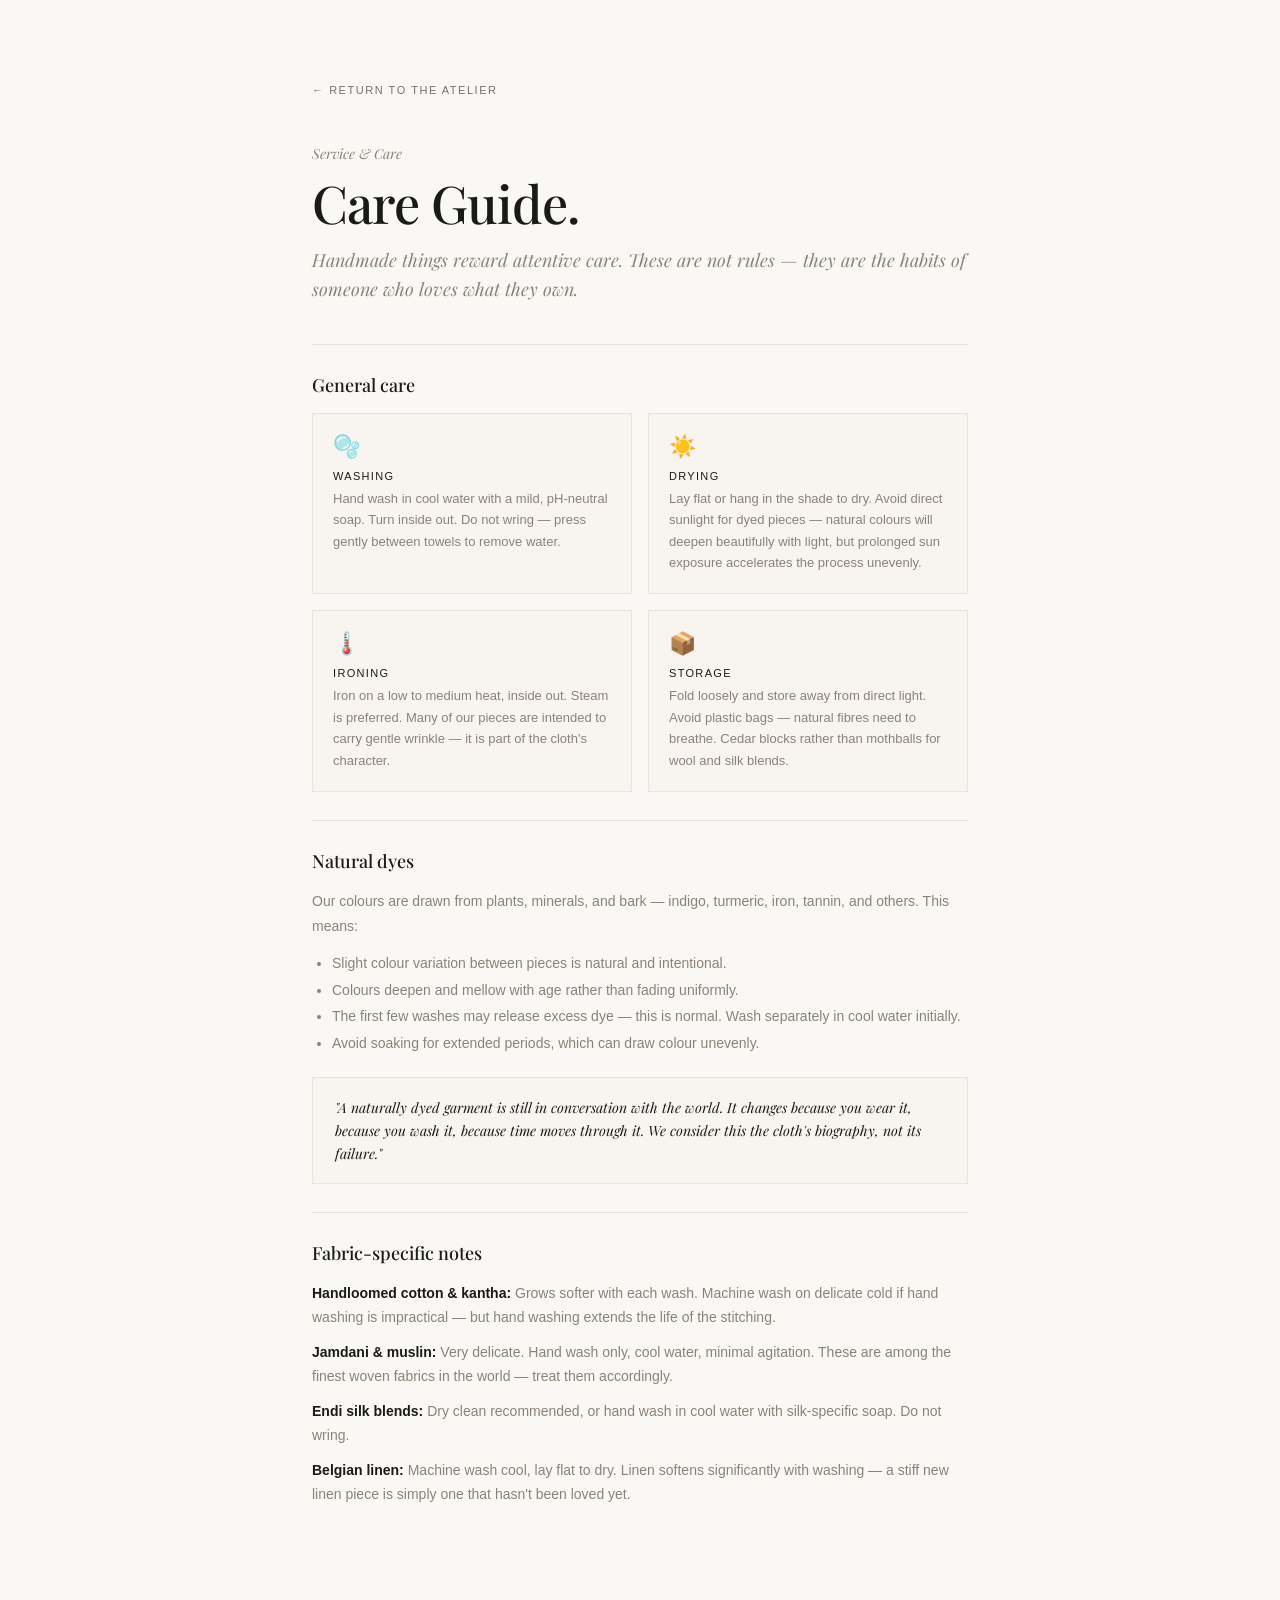
<file: care.html>
<!DOCTYPE html>
<html lang="en">
<head>
  <meta charset="UTF-8">
  <meta name="viewport" content="width=device-width, initial-scale=1.0">
  <title>Atelier — Care Guide</title>
  <link rel="preconnect" href="https://fonts.googleapis.com">
  <link rel="preconnect" href="https://fonts.gstatic.com" crossorigin>
  <link href="https://fonts.googleapis.com/css2?family=Cormorant+Garamond:ital,wght@0,300;0,400;1,400&family=Playfair+Display:ital,wght@0,400;0,500;0,600;0,700;1,400&display=swap" rel="stylesheet">
  <link rel="preconnect" href="https://api.fontshare.com">
  <link href="https://api.fontshare.com/v2/css?f[]=general-sans@300,400,500&display=swap" rel="stylesheet">
  <link rel="stylesheet" href="/css/styles.css">
  <style>
    .info-page { max-width: 720px; margin: 0 auto; padding: 80px 32px 120px; }
    .info-page__back { display: inline-block; font-family: var(--font-sans); font-size: 11px; letter-spacing: 0.14em; text-transform: uppercase; color: var(--charcoal); opacity: 0.6; margin-bottom: 48px; }
    .info-page__back:hover { opacity: 1; }
    .info-page__eyebrow { font-family: var(--font-serif); font-style: italic; font-size: 14px; color: var(--muted); display: block; margin-bottom: 12px; }
    .info-page__title { font-family: var(--font-serif); font-size: clamp(32px, 5vw, 52px); font-weight: 500; line-height: 1.06; letter-spacing: -0.02em; margin-bottom: 16px; }
    .info-page__intro { font-family: var(--font-serif); font-style: italic; font-size: 18px; line-height: 1.6; color: var(--muted); margin-bottom: 40px; }
    .info-page__section { border-top: 1px solid var(--border); padding: 28px 0; }
    .info-page__section-title { font-family: var(--font-serif); font-size: 18px; font-weight: 500; margin-bottom: 16px; }
    .care-grid { display: grid; grid-template-columns: 1fr 1fr; gap: 16px; }
    .care-card { background: var(--ivory); border: 1px solid var(--border); padding: 20px; }
    .care-card__icon { font-size: 22px; margin-bottom: 10px; }
    .care-card__title { font-family: var(--font-sans); font-size: 11px; letter-spacing: 0.12em; text-transform: uppercase; font-weight: 500; color: var(--charcoal); margin-bottom: 6px; }
    .care-card__body { font-family: var(--font-sans); font-size: 13px; line-height: 1.65; color: var(--muted); }
    .info-note { background: var(--ivory); border: 1px solid var(--border); padding: 18px 22px; margin-top: 20px; font-family: var(--font-serif); font-style: italic; font-size: 14px; line-height: 1.65; color: var(--charcoal); }
    .info-page__body { font-family: var(--font-sans); font-size: 14px; line-height: 1.75; color: var(--muted); }
    @media (max-width: 580px) { .care-grid { grid-template-columns: 1fr; } }
  </style>
</head>
<body style="background:var(--warm-bg);color:var(--charcoal)">
  <div class="info-page">
    <a class="info-page__back" href="/">&larr; Return to the Atelier</a>
    <em class="info-page__eyebrow">Service &amp; Care</em>
    <h1 class="info-page__title">Care Guide.</h1>
    <p class="info-page__intro">Handmade things reward attentive care. These are not rules — they are the habits of someone who loves what they own.</p>

    <div class="info-page__section">
      <h2 class="info-page__section-title">General care</h2>
      <div class="care-grid">
        <div class="care-card">
          <div class="care-card__icon">🫧</div>
          <p class="care-card__title">Washing</p>
          <p class="care-card__body">Hand wash in cool water with a mild, pH-neutral soap. Turn inside out. Do not wring — press gently between towels to remove water.</p>
        </div>
        <div class="care-card">
          <div class="care-card__icon">☀️</div>
          <p class="care-card__title">Drying</p>
          <p class="care-card__body">Lay flat or hang in the shade to dry. Avoid direct sunlight for dyed pieces — natural colours will deepen beautifully with light, but prolonged sun exposure accelerates the process unevenly.</p>
        </div>
        <div class="care-card">
          <div class="care-card__icon">🌡️</div>
          <p class="care-card__title">Ironing</p>
          <p class="care-card__body">Iron on a low to medium heat, inside out. Steam is preferred. Many of our pieces are intended to carry gentle wrinkle — it is part of the cloth's character.</p>
        </div>
        <div class="care-card">
          <div class="care-card__icon">📦</div>
          <p class="care-card__title">Storage</p>
          <p class="care-card__body">Fold loosely and store away from direct light. Avoid plastic bags — natural fibres need to breathe. Cedar blocks rather than mothballs for wool and silk blends.</p>
        </div>
      </div>
    </div>

    <div class="info-page__section">
      <h2 class="info-page__section-title">Natural dyes</h2>
      <p class="info-page__body">Our colours are drawn from plants, minerals, and bark — indigo, turmeric, iron, tannin, and others. This means:</p>
      <ul style="margin:12px 0 0 0;padding-left:20px;font-family:var(--font-sans);font-size:14px;line-height:1.9;color:var(--muted)">
        <li>Slight colour variation between pieces is natural and intentional.</li>
        <li>Colours deepen and mellow with age rather than fading uniformly.</li>
        <li>The first few washes may release excess dye — this is normal. Wash separately in cool water initially.</li>
        <li>Avoid soaking for extended periods, which can draw colour unevenly.</li>
      </ul>
      <div class="info-note">"A naturally dyed garment is still in conversation with the world. It changes because you wear it, because you wash it, because time moves through it. We consider this the cloth's biography, not its failure."</div>
    </div>

    <div class="info-page__section">
      <h2 class="info-page__section-title">Fabric-specific notes</h2>
      <p class="info-page__body"><strong style="color:var(--charcoal)">Handloomed cotton &amp; kantha:</strong> Grows softer with each wash. Machine wash on delicate cold if hand washing is impractical — but hand washing extends the life of the stitching.</p>
      <p class="info-page__body" style="margin-top:10px"><strong style="color:var(--charcoal)">Jamdani &amp; muslin:</strong> Very delicate. Hand wash only, cool water, minimal agitation. These are among the finest woven fabrics in the world — treat them accordingly.</p>
      <p class="info-page__body" style="margin-top:10px"><strong style="color:var(--charcoal)">Endi silk blends:</strong> Dry clean recommended, or hand wash in cool water with silk-specific soap. Do not wring.</p>
      <p class="info-page__body" style="margin-top:10px"><strong style="color:var(--charcoal)">Belgian linen:</strong> Machine wash cool, lay flat to dry. Linen softens significantly with washing — a stiff new linen piece is simply one that hasn't been loved yet.</p>
    </div>
  </div>
</body>
</html>
</file>
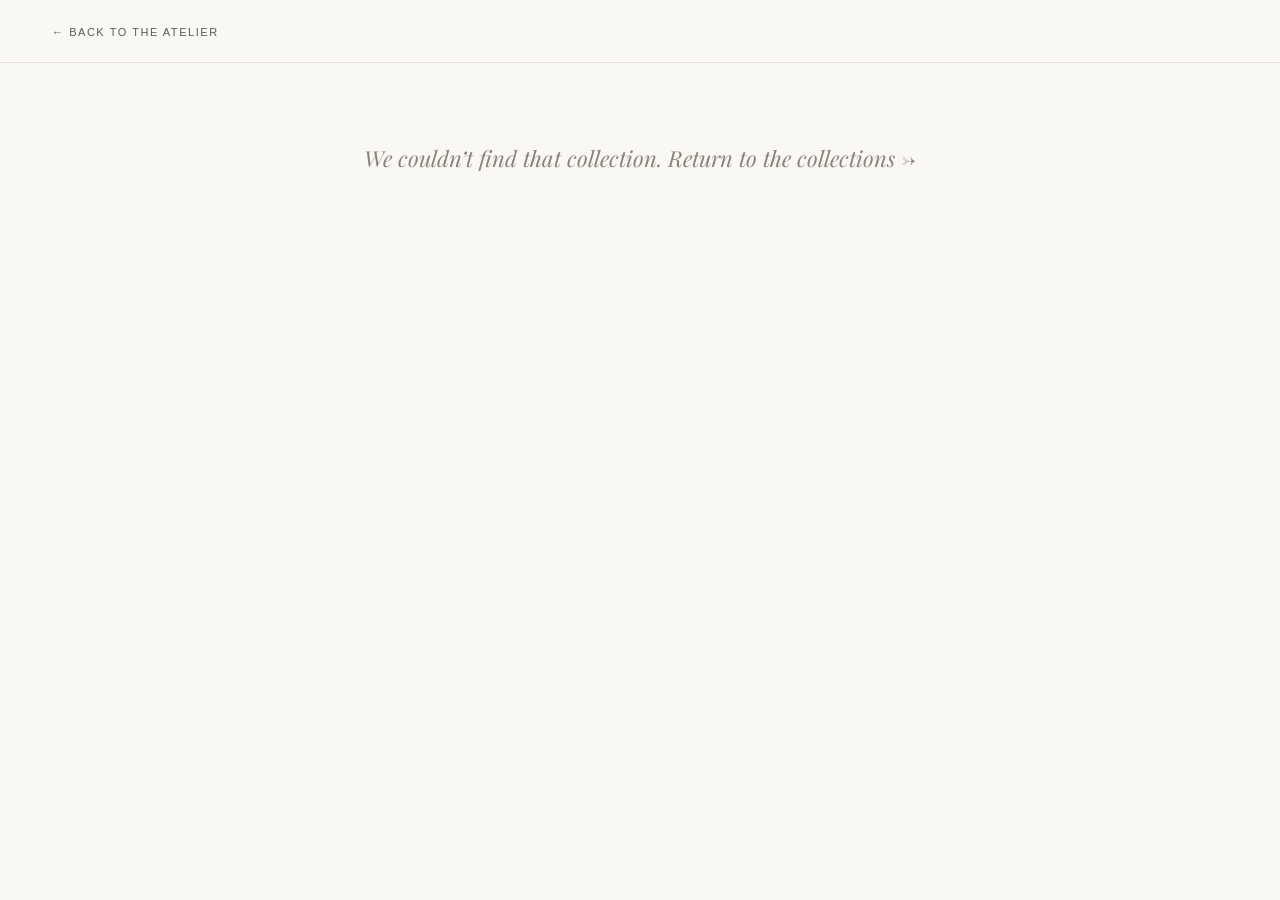
<file: collection.html>
<!DOCTYPE html>
<html lang="en">
<head>
  <meta charset="UTF-8">
  <meta name="viewport" content="width=device-width, initial-scale=1.0">
  <title>Atelier — Collection</title>

  <link rel="preconnect" href="https://fonts.googleapis.com">
  <link rel="preconnect" href="https://fonts.gstatic.com" crossorigin>
  <link href="https://fonts.googleapis.com/css2?family=Playfair+Display:ital,wght@0,400;0,500;0,600;0,700;1,400;1,500;1,600;1,700&display=swap" rel="stylesheet">
  <link rel="preconnect" href="https://api.fontshare.com">
  <link href="https://api.fontshare.com/v2/css?f[]=general-sans@300,400,500&display=swap" rel="stylesheet">

  <link rel="stylesheet" href="/css/styles.css">

  <style>
    /* Stub-only layout — uses global tokens. */
    .cstub { min-height: 100vh; background: var(--warm-bg); color: var(--charcoal); }
    .cstub__bar { padding: 22px 52px; border-bottom: 1px solid var(--border); }
    .cstub__back { font-family: var(--font-sans); font-size: 11px; letter-spacing: 0.14em; text-transform: uppercase; color: var(--charcoal); opacity: 0.7; }
    .cstub__back:hover { opacity: 1; }
    .cstub__hero { max-width: 1100px; margin: 0 auto; padding: 80px 52px 40px; text-align: center; }
    .cstub__eyebrow { font-family: var(--font-serif); font-style: italic; font-size: 15px; color: var(--muted); display: block; margin-bottom: 16px; }
    .cstub__title { font-family: var(--font-serif); font-size: clamp(36px, 5vw, 64px); font-weight: 500; line-height: 1.04; letter-spacing: -0.02em; margin-bottom: 16px; }
    .cstub__desc { font-family: var(--font-serif); font-style: italic; font-size: 19px; color: var(--muted); margin-bottom: 8px; }
    .cstub__meta { font-family: var(--font-sans); font-size: 11px; letter-spacing: 0.16em; text-transform: uppercase; color: var(--muted); }
    .cstub__grid { max-width: 1100px; margin: 0 auto; padding: 40px 52px 120px; display: grid; grid-template-columns: repeat(3, 1fr); gap: 32px; }
    .cstub__card { display: block; color: inherit; }
    .cstub__img { aspect-ratio: 4 / 5; background: var(--ivory) center/cover no-repeat; border: 1px solid var(--border); margin-bottom: 14px; }
    .cstub__name { font-family: var(--font-serif); font-size: 19px; font-weight: 500; margin-bottom: 4px; }
    .cstub__price { font-family: var(--font-sans); font-size: 13px; letter-spacing: 0.04em; color: var(--muted); }
    .cstub__error { font-family: var(--font-serif); font-style: italic; font-size: 22px; color: var(--muted); text-align: center; padding: 80px 24px; }
    @media (max-width: 760px) { .cstub__grid { grid-template-columns: 1fr 1fr; gap: 20px; padding: 32px 24px 80px; } .cstub__hero { padding: 48px 24px 24px; } .cstub__bar { padding: 18px 24px; } }
  </style>
</head>
<body>
  <div class="cstub">
    <div class="cstub__bar"><a class="cstub__back" href="/#collections">&larr; Back to the Atelier</a></div>
    <div id="collection"></div>
  </div>

  <script src="/js/products.js"></script>
  <script>
    (function () {
      function getSlug() {
        var p = new URLSearchParams(location.search).get('slug');
        if (p) return p;
        var parts = location.pathname.split('/').filter(Boolean);
        var last = parts[parts.length - 1];
        if (last && last !== 'collection.html' && last !== 'collections') return last;
        return null;
      }
      var mount = document.getElementById('collection');
      var collection = window.getCollectionBySlug ? window.getCollectionBySlug(getSlug()) : null;

      if (!collection) {
        mount.innerHTML = '<p class="cstub__error">We couldn’t find that collection. <a href="/#collections">Return to the collections &rarr;</a></p>';
        return;
      }

      document.title = 'Atelier — ' + collection.name;
      var products = window.getProductsByCollection(collection.slug);
      var cards = products.map(function (p) {
        return '<a class="cstub__card" href="/products/' + p.slug + '?slug=' + p.slug + '">' +
          '<div class="cstub__img" style="background-image:url(' + p.images.primary + ')"></div>' +
          '<p class="cstub__name">' + p.name + '</p>' +
          '<p class="cstub__price">$' + p.price + '</p>' +
          '</a>';
      }).join('');

      mount.innerHTML =
        '<header class="cstub__hero">' +
          '<span class="cstub__eyebrow">SS26 — Now Showing</span>' +
          '<h1 class="cstub__title">' + collection.name + '</h1>' +
          '<p class="cstub__desc">' + collection.descriptor + '</p>' +
          '<p class="cstub__meta">' + collection.meta + '</p>' +
        '</header>' +
        '<div class="cstub__grid">' + (cards || '<p class="cstub__error">Pieces arriving soon.</p>') + '</div>';
    })();
  </script>
</body>
</html>
</file>
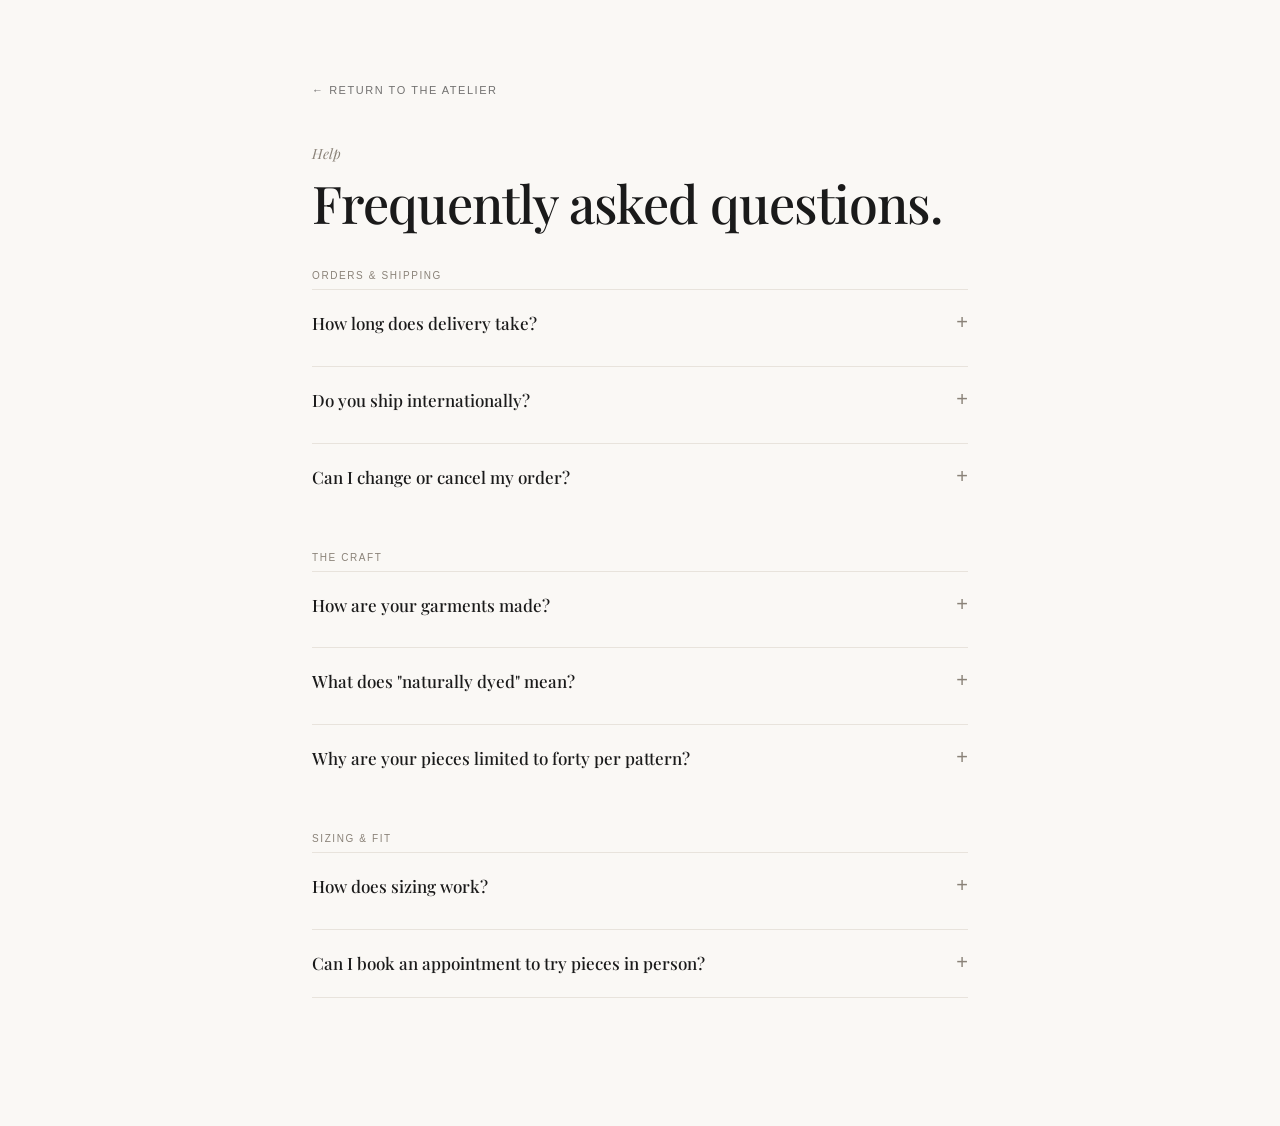
<file: faq.html>
<!DOCTYPE html>
<html lang="en">
<head>
  <meta charset="UTF-8">
  <meta name="viewport" content="width=device-width, initial-scale=1.0">
  <title>Atelier — Frequently Asked Questions</title>
  <link rel="preconnect" href="https://fonts.googleapis.com">
  <link rel="preconnect" href="https://fonts.gstatic.com" crossorigin>
  <link href="https://fonts.googleapis.com/css2?family=Cormorant+Garamond:ital,wght@0,300;0,400;1,400&family=Playfair+Display:ital,wght@0,400;0,500;0,600;0,700;1,400&display=swap" rel="stylesheet">
  <link rel="preconnect" href="https://api.fontshare.com">
  <link href="https://api.fontshare.com/v2/css?f[]=general-sans@300,400,500&display=swap" rel="stylesheet">
  <link rel="stylesheet" href="/css/styles.css">
  <style>
    .info-page { max-width: 720px; margin: 0 auto; padding: 80px 32px 120px; }
    .info-page__back { display: inline-block; font-family: var(--font-sans); font-size: 11px; letter-spacing: 0.14em; text-transform: uppercase; color: var(--charcoal); opacity: 0.6; margin-bottom: 48px; }
    .info-page__back:hover { opacity: 1; }
    .info-page__eyebrow { font-family: var(--font-serif); font-style: italic; font-size: 14px; color: var(--muted); display: block; margin-bottom: 12px; }
    .info-page__title { font-family: var(--font-serif); font-size: clamp(32px, 5vw, 52px); font-weight: 500; line-height: 1.06; letter-spacing: -0.02em; margin-bottom: 40px; }
    .faq-group { margin-bottom: 8px; border-top: 1px solid var(--border); }
    .faq-group:last-child { border-bottom: 1px solid var(--border); }
    .faq-q { width: 100%; background: none; border: none; padding: 22px 0; text-align: left; cursor: pointer; display: flex; justify-content: space-between; align-items: flex-start; gap: 24px; }
    .faq-q__text { font-family: var(--font-serif); font-size: 17px; font-weight: 500; color: var(--charcoal); line-height: 1.4; }
    .faq-q__icon { font-size: 20px; color: var(--muted); line-height: 1; flex-shrink: 0; transition: transform 0.25s ease; }
    .faq-group.is-open .faq-q__icon { transform: rotate(45deg); }
    .faq-a { display: none; padding: 0 0 22px; font-family: var(--font-sans); font-size: 14px; line-height: 1.75; color: var(--muted); }
    .faq-group.is-open .faq-a { display: block; }
    .faq-section-label { font-family: var(--font-sans); font-size: 10px; letter-spacing: 0.16em; text-transform: uppercase; color: var(--muted); margin: 40px 0 8px; }
    .faq-section-label:first-of-type { margin-top: 0; }
  </style>
</head>
<body style="background:var(--warm-bg);color:var(--charcoal)">
  <div class="info-page">
    <a class="info-page__back" href="/">&larr; Return to the Atelier</a>
    <em class="info-page__eyebrow">Help</em>
    <h1 class="info-page__title">Frequently asked questions.</h1>

    <p class="faq-section-label">Orders &amp; Shipping</p>

    <div class="faq-group">
      <button class="faq-q" aria-expanded="false">
        <span class="faq-q__text">How long does delivery take?</span>
        <span class="faq-q__icon" aria-hidden="true">+</span>
      </button>
      <div class="faq-a">Standard domestic delivery takes 5–7 business days. Express (2–3 days) and overnight options are available at checkout. International orders typically arrive within 5–14 business days depending on the destination.</div>
    </div>

    <div class="faq-group">
      <button class="faq-q" aria-expanded="false">
        <span class="faq-q__text">Do you ship internationally?</span>
        <span class="faq-q__icon" aria-hidden="true">+</span>
      </button>
      <div class="faq-a">Yes — we ship to over 40 countries. Free shipping applies to international orders over $150 to the UK. For full international rates, see our <a href="/shipping" style="color:var(--charcoal)">Shipping page</a>.</div>
    </div>

    <div class="faq-group">
      <button class="faq-q" aria-expanded="false">
        <span class="faq-q__text">Can I change or cancel my order?</span>
        <span class="faq-q__icon" aria-hidden="true">+</span>
      </button>
      <div class="faq-a">Orders can be modified or cancelled within 2 hours of placement. After that, the piece enters our preparation process and we cannot guarantee changes. Email us immediately at <a href="mailto:hello@atelier.co" style="color:var(--charcoal)">hello@atelier.co</a>.</div>
    </div>

    <p class="faq-section-label">The Craft</p>

    <div class="faq-group">
      <button class="faq-q" aria-expanded="false">
        <span class="faq-q__text">How are your garments made?</span>
        <span class="faq-q__icon" aria-hidden="true">+</span>
      </button>
      <div class="faq-a">Every piece is hand-loomed by artisans in Dhaka and Rajshahi, Bangladesh. We work directly with master weavers, paying above fair-trade rates and producing in batches of no more than forty pieces per pattern. The process is intentionally slow — it takes a weaver three days to produce enough fabric for a single garment.</div>
    </div>

    <div class="faq-group">
      <button class="faq-q" aria-expanded="false">
        <span class="faq-q__text">What does "naturally dyed" mean?</span>
        <span class="faq-q__icon" aria-hidden="true">+</span>
      </button>
      <div class="faq-a">Our colours come from plant, bark, and mineral sources — indigo, turmeric, iron, tannin. No synthetic dyes enter our process. This means slight variation between pieces and a colour that deepens and softens over time rather than fading uniformly. These variations are not imperfections; they are the signature of the hand.</div>
    </div>

    <div class="faq-group">
      <button class="faq-q" aria-expanded="false">
        <span class="faq-q__text">Why are your pieces limited to forty per pattern?</span>
        <span class="faq-q__icon" aria-hidden="true">+</span>
      </button>
      <div class="faq-a">Because that is the maximum that allows each piece to receive individual attention throughout its making. Beyond forty, quality supervision becomes difficult and the relationship between maker and cloth begins to dissolve. We would rather make less well than make more carelessly.</div>
    </div>

    <p class="faq-section-label">Sizing &amp; Fit</p>

    <div class="faq-group">
      <button class="faq-q" aria-expanded="false">
        <span class="faq-q__text">How does sizing work?</span>
        <span class="faq-q__icon" aria-hidden="true">+</span>
      </button>
      <div class="faq-a">Our pieces are designed with a relaxed, layered fit in mind. Most styles run true to size. Detailed measurements and a size guide are included on every product page. If you are between sizes, we generally recommend sizing up for drapier pieces and true-to-size for structured cuts.</div>
    </div>

    <div class="faq-group">
      <button class="faq-q" aria-expanded="false">
        <span class="faq-q__text">Can I book an appointment to try pieces in person?</span>
        <span class="faq-q__icon" aria-hidden="true">+</span>
      </button>
      <div class="faq-a">Yes — we welcome appointments at both our Dhaka and London ateliers. Use the "Book Appointment" link at the top of the page or write to <a href="mailto:appointments@atelier.co" style="color:var(--charcoal)">appointments@atelier.co</a>.</div>
    </div>
  </div>

  <script>
    document.querySelectorAll('.faq-q').forEach(function(btn) {
      btn.addEventListener('click', function() {
        var group = btn.closest('.faq-group');
        var isOpen = group.classList.contains('is-open');
        document.querySelectorAll('.faq-group.is-open').forEach(function(g) {
          g.classList.remove('is-open');
          g.querySelector('.faq-q').setAttribute('aria-expanded', 'false');
        });
        if (!isOpen) {
          group.classList.add('is-open');
          btn.setAttribute('aria-expanded', 'true');
        }
      });
    });
  </script>
</body>
</html>
</file>
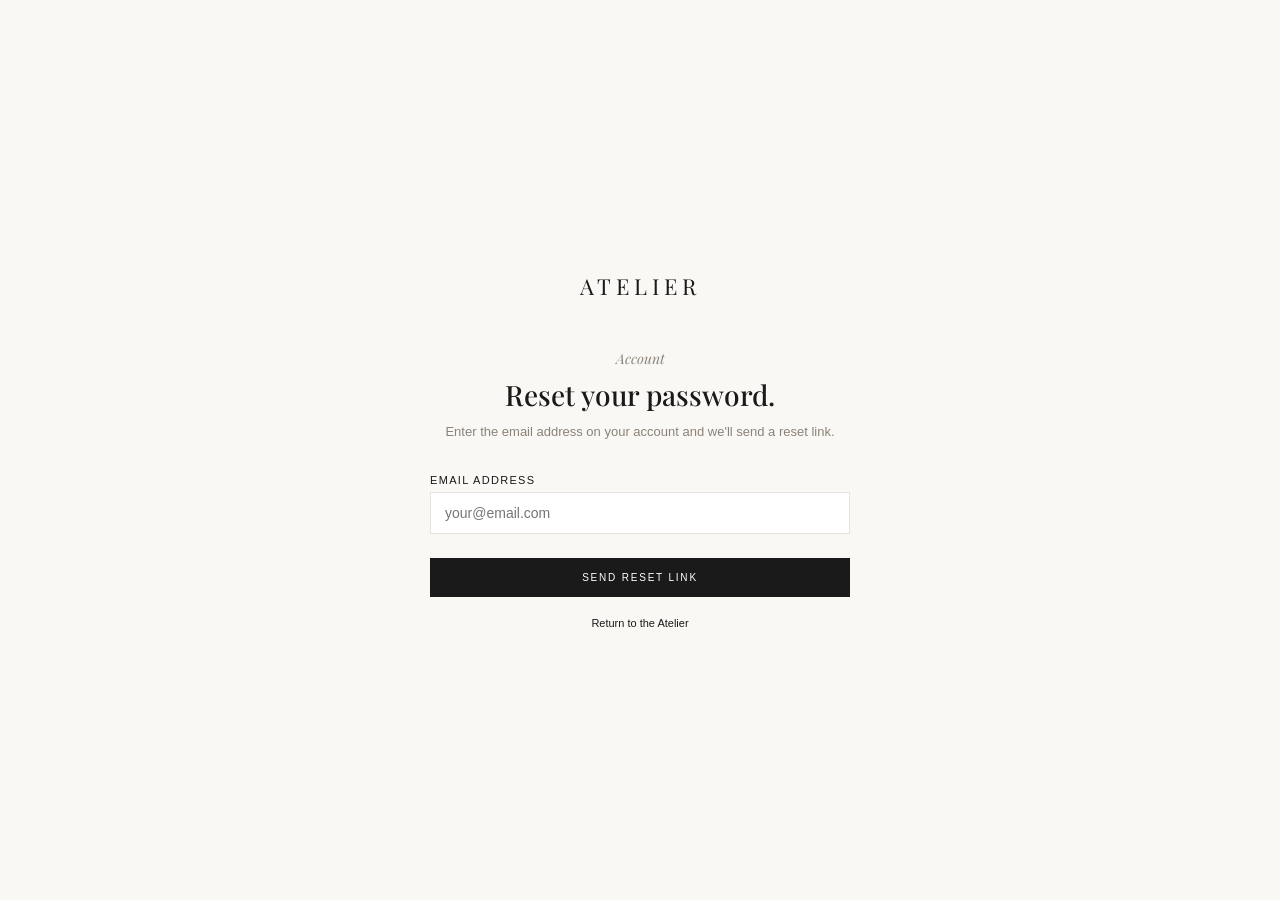
<file: forgot-password.html>
<!DOCTYPE html>
<html lang="en">
<head>
  <meta charset="UTF-8">
  <meta name="viewport" content="width=device-width, initial-scale=1.0">
  <title>Atelier — Reset Password</title>
  <link rel="preconnect" href="https://fonts.googleapis.com">
  <link rel="preconnect" href="https://fonts.gstatic.com" crossorigin>
  <link href="https://fonts.googleapis.com/css2?family=Playfair+Display:ital,wght@0,400;0,500;0,600;0,700;1,400&display=swap" rel="stylesheet">
  <link rel="preconnect" href="https://api.fontshare.com">
  <link href="https://api.fontshare.com/v2/css?f[]=general-sans@300,400,500&display=swap" rel="stylesheet">
  <link rel="stylesheet" href="/css/styles.css">
  <style>
    .fp-wrap { min-height: 100vh; display: flex; align-items: center; justify-content: center; padding: 48px 24px; background: var(--warm-bg); }
    .fp-card { width: 100%; max-width: 420px; }
    .fp-logo { font-family: var(--font-serif); font-size: 22px; letter-spacing: 0.22em; text-transform: uppercase; display: block; text-align: center; margin-bottom: 48px; color: var(--charcoal); }
    .fp-eyebrow { font-family: var(--font-serif); font-style: italic; font-size: 14px; color: var(--muted); display: block; margin-bottom: 8px; text-align: center; }
    .fp-title { font-family: var(--font-serif); font-size: 28px; font-weight: 500; text-align: center; margin-bottom: 8px; }
    .fp-sub { font-family: var(--font-sans); font-size: 13px; color: var(--muted); text-align: center; line-height: 1.65; margin-bottom: 32px; }
    .fp-field { display: flex; flex-direction: column; gap: 6px; margin-bottom: 16px; }
    .fp-field label { font-family: var(--font-sans); font-size: 11px; letter-spacing: 0.12em; text-transform: uppercase; color: var(--charcoal); }
    .fp-field input { border: 1px solid var(--border); background: #fff; padding: 12px 14px; font-family: var(--font-sans); font-size: 14px; color: var(--charcoal); outline: none; border-radius: 0; }
    .fp-field input:focus { border-color: var(--charcoal); }
    .fp-btn { width: 100%; background: var(--charcoal); color: #fff; border: none; padding: 14px; font-family: var(--font-sans); font-size: 10px; letter-spacing: 0.18em; text-transform: uppercase; cursor: pointer; margin-top: 8px; transition: opacity 0.2s; }
    .fp-btn:hover { opacity: 0.85; }
    .fp-back { display: block; text-align: center; margin-top: 20px; font-family: var(--font-sans); font-size: 11px; color: var(--muted); }
    .fp-back a { color: var(--charcoal); }
    .fp-success { display: none; text-align: center; padding: 24px 0; }
    .fp-success__icon { font-size: 32px; margin-bottom: 12px; }
    .fp-success__text { font-family: var(--font-serif); font-style: italic; font-size: 18px; color: var(--charcoal); margin-bottom: 8px; }
    .fp-success__sub { font-family: var(--font-sans); font-size: 13px; color: var(--muted); line-height: 1.6; }
  </style>
</head>
<body>
  <div class="fp-wrap">
    <div class="fp-card">
      <a href="/" class="fp-logo">Atelier</a>
      <em class="fp-eyebrow">Account</em>
      <h1 class="fp-title">Reset your password.</h1>
      <p class="fp-sub">Enter the email address on your account and we'll send a reset link.</p>

      <form id="fp-form" novalidate>
        <div class="fp-field">
          <label for="fp-email">Email address</label>
          <input type="email" id="fp-email" name="email" placeholder="your@email.com" autocomplete="email" required>
        </div>
        <button class="fp-btn" type="submit">Send reset link</button>
      </form>

      <div class="fp-success" id="fp-success">
        <div class="fp-success__icon">✉️</div>
        <p class="fp-success__text">Check your inbox.</p>
        <p class="fp-success__sub">If an account exists for that address, you'll receive a reset link shortly.</p>
      </div>

      <p class="fp-back"><a href="/">Return to the Atelier</a></p>
    </div>
  </div>
  <script>
    document.getElementById('fp-form').addEventListener('submit', function(e) {
      e.preventDefault();
      var email = document.getElementById('fp-email').value.trim();
      if (!email) { document.getElementById('fp-email').focus(); return; }
      document.getElementById('fp-form').style.opacity = '0';
      document.getElementById('fp-form').style.transition = 'opacity 0.3s';
      setTimeout(function() {
        document.getElementById('fp-form').style.display = 'none';
        document.getElementById('fp-success').style.display = 'block';
      }, 320);
    });
  </script>
</body>
</html>
</file>
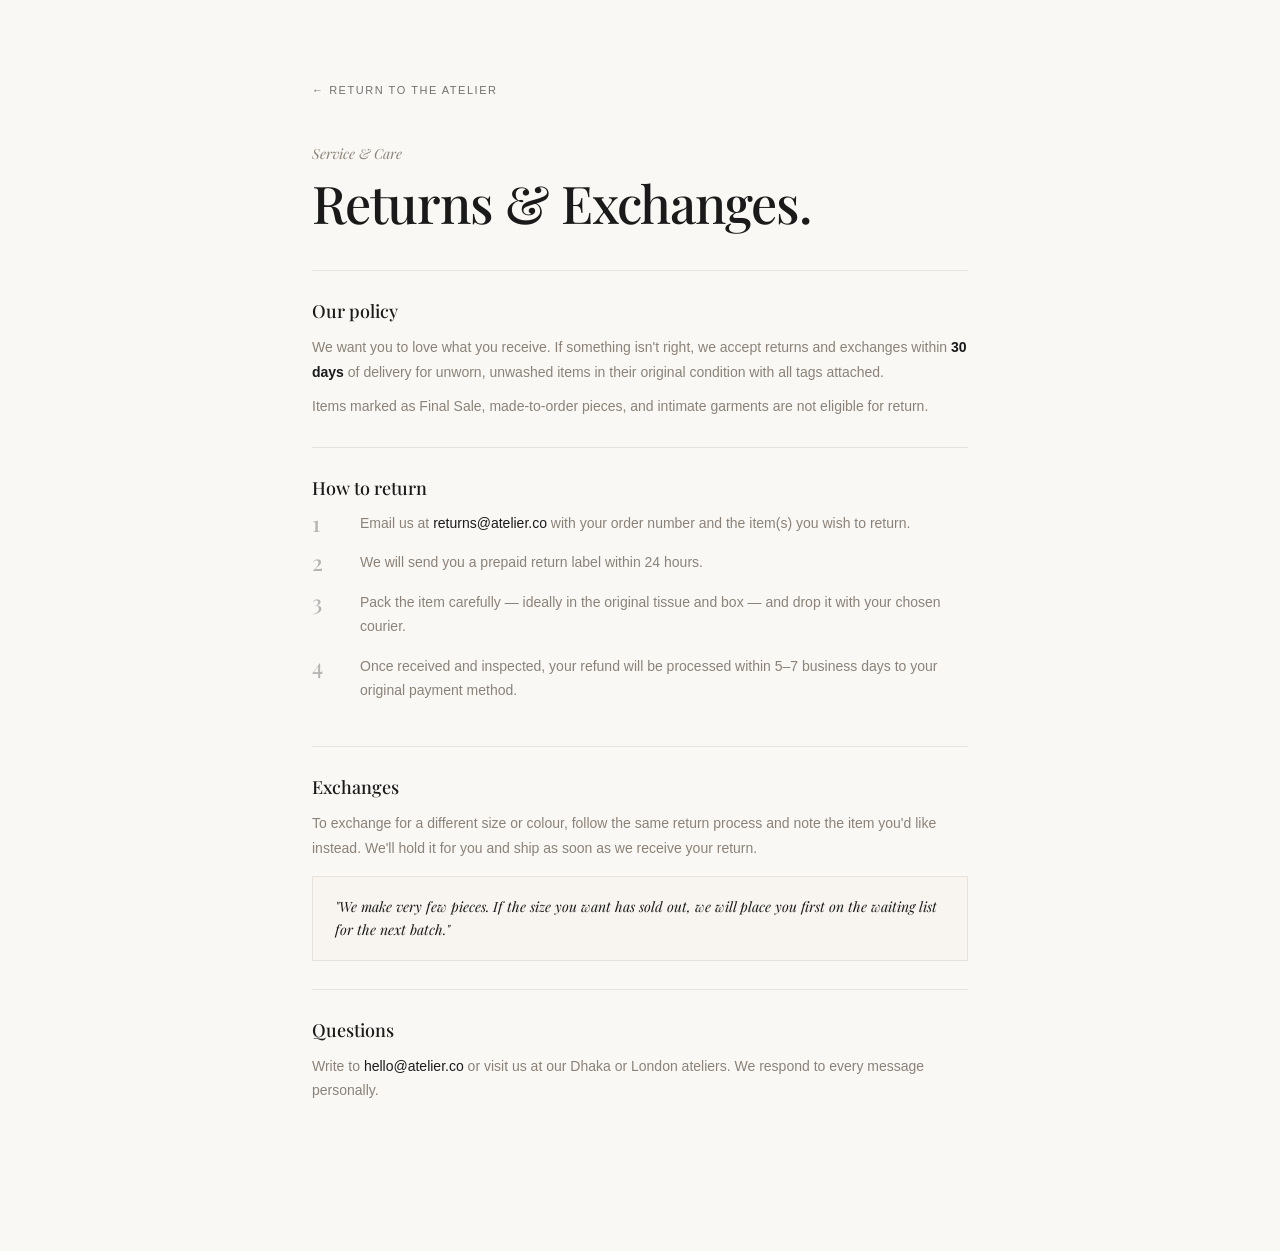
<file: returns.html>
<!DOCTYPE html>
<html lang="en">
<head>
  <meta charset="UTF-8">
  <meta name="viewport" content="width=device-width, initial-scale=1.0">
  <title>Atelier — Returns &amp; Exchanges</title>
  <link rel="preconnect" href="https://fonts.googleapis.com">
  <link rel="preconnect" href="https://fonts.gstatic.com" crossorigin>
  <link href="https://fonts.googleapis.com/css2?family=Cormorant+Garamond:ital,wght@0,300;0,400;1,400&family=Playfair+Display:ital,wght@0,400;0,500;0,600;0,700;1,400&display=swap" rel="stylesheet">
  <link rel="preconnect" href="https://api.fontshare.com">
  <link href="https://api.fontshare.com/v2/css?f[]=general-sans@300,400,500&display=swap" rel="stylesheet">
  <link rel="stylesheet" href="/css/styles.css">
  <style>
    .info-page { max-width: 720px; margin: 0 auto; padding: 80px 32px 120px; }
    .info-page__back { display: inline-block; font-family: var(--font-sans); font-size: 11px; letter-spacing: 0.14em; text-transform: uppercase; color: var(--charcoal); opacity: 0.6; margin-bottom: 48px; }
    .info-page__back:hover { opacity: 1; }
    .info-page__eyebrow { font-family: var(--font-serif); font-style: italic; font-size: 14px; color: var(--muted); display: block; margin-bottom: 12px; }
    .info-page__title { font-family: var(--font-serif); font-size: clamp(32px, 5vw, 52px); font-weight: 500; line-height: 1.06; letter-spacing: -0.02em; margin-bottom: 40px; }
    .info-page__section { border-top: 1px solid var(--border); padding: 28px 0; }
    .info-page__section-title { font-family: var(--font-serif); font-size: 18px; font-weight: 500; margin-bottom: 12px; }
    .info-page__body { font-family: var(--font-sans); font-size: 14px; line-height: 1.75; color: var(--muted); }
    .info-page__body + .info-page__body { margin-top: 10px; }
    .info-step { display: flex; gap: 20px; align-items: flex-start; margin-bottom: 16px; }
    .info-step__num { font-family: var(--font-serif); font-size: 22px; font-weight: 500; color: var(--charcoal); opacity: 0.3; line-height: 1; flex-shrink: 0; width: 28px; }
    .info-step__text { font-family: var(--font-sans); font-size: 14px; line-height: 1.7; color: var(--muted); }
    .info-note { background: var(--ivory); border: 1px solid var(--border); padding: 18px 22px; margin-top: 16px; font-family: var(--font-serif); font-style: italic; font-size: 14px; line-height: 1.65; color: var(--charcoal); }
  </style>
</head>
<body style="background:var(--warm-bg);color:var(--charcoal)">
  <div class="info-page">
    <a class="info-page__back" href="/">&larr; Return to the Atelier</a>
    <em class="info-page__eyebrow">Service &amp; Care</em>
    <h1 class="info-page__title">Returns &amp; Exchanges.</h1>

    <div class="info-page__section">
      <h2 class="info-page__section-title">Our policy</h2>
      <p class="info-page__body">We want you to love what you receive. If something isn't right, we accept returns and exchanges within <strong style="color:var(--charcoal)">30 days</strong> of delivery for unworn, unwashed items in their original condition with all tags attached.</p>
      <p class="info-page__body">Items marked as Final Sale, made-to-order pieces, and intimate garments are not eligible for return.</p>
    </div>

    <div class="info-page__section">
      <h2 class="info-page__section-title">How to return</h2>
      <div class="info-step">
        <span class="info-step__num">1</span>
        <p class="info-step__text">Email us at <a href="mailto:returns@atelier.co" style="color:var(--charcoal)">returns@atelier.co</a> with your order number and the item(s) you wish to return.</p>
      </div>
      <div class="info-step">
        <span class="info-step__num">2</span>
        <p class="info-step__text">We will send you a prepaid return label within 24 hours.</p>
      </div>
      <div class="info-step">
        <span class="info-step__num">3</span>
        <p class="info-step__text">Pack the item carefully — ideally in the original tissue and box — and drop it with your chosen courier.</p>
      </div>
      <div class="info-step">
        <span class="info-step__num">4</span>
        <p class="info-step__text">Once received and inspected, your refund will be processed within 5–7 business days to your original payment method.</p>
      </div>
    </div>

    <div class="info-page__section">
      <h2 class="info-page__section-title">Exchanges</h2>
      <p class="info-page__body">To exchange for a different size or colour, follow the same return process and note the item you'd like instead. We'll hold it for you and ship as soon as we receive your return.</p>
      <div class="info-note">"We make very few pieces. If the size you want has sold out, we will place you first on the waiting list for the next batch."</div>
    </div>

    <div class="info-page__section">
      <h2 class="info-page__section-title">Questions</h2>
      <p class="info-page__body">Write to <a href="mailto:hello@atelier.co" style="color:var(--charcoal)">hello@atelier.co</a> or visit us at our Dhaka or London ateliers. We respond to every message personally.</p>
    </div>
  </div>
</body>
</html>
</file>
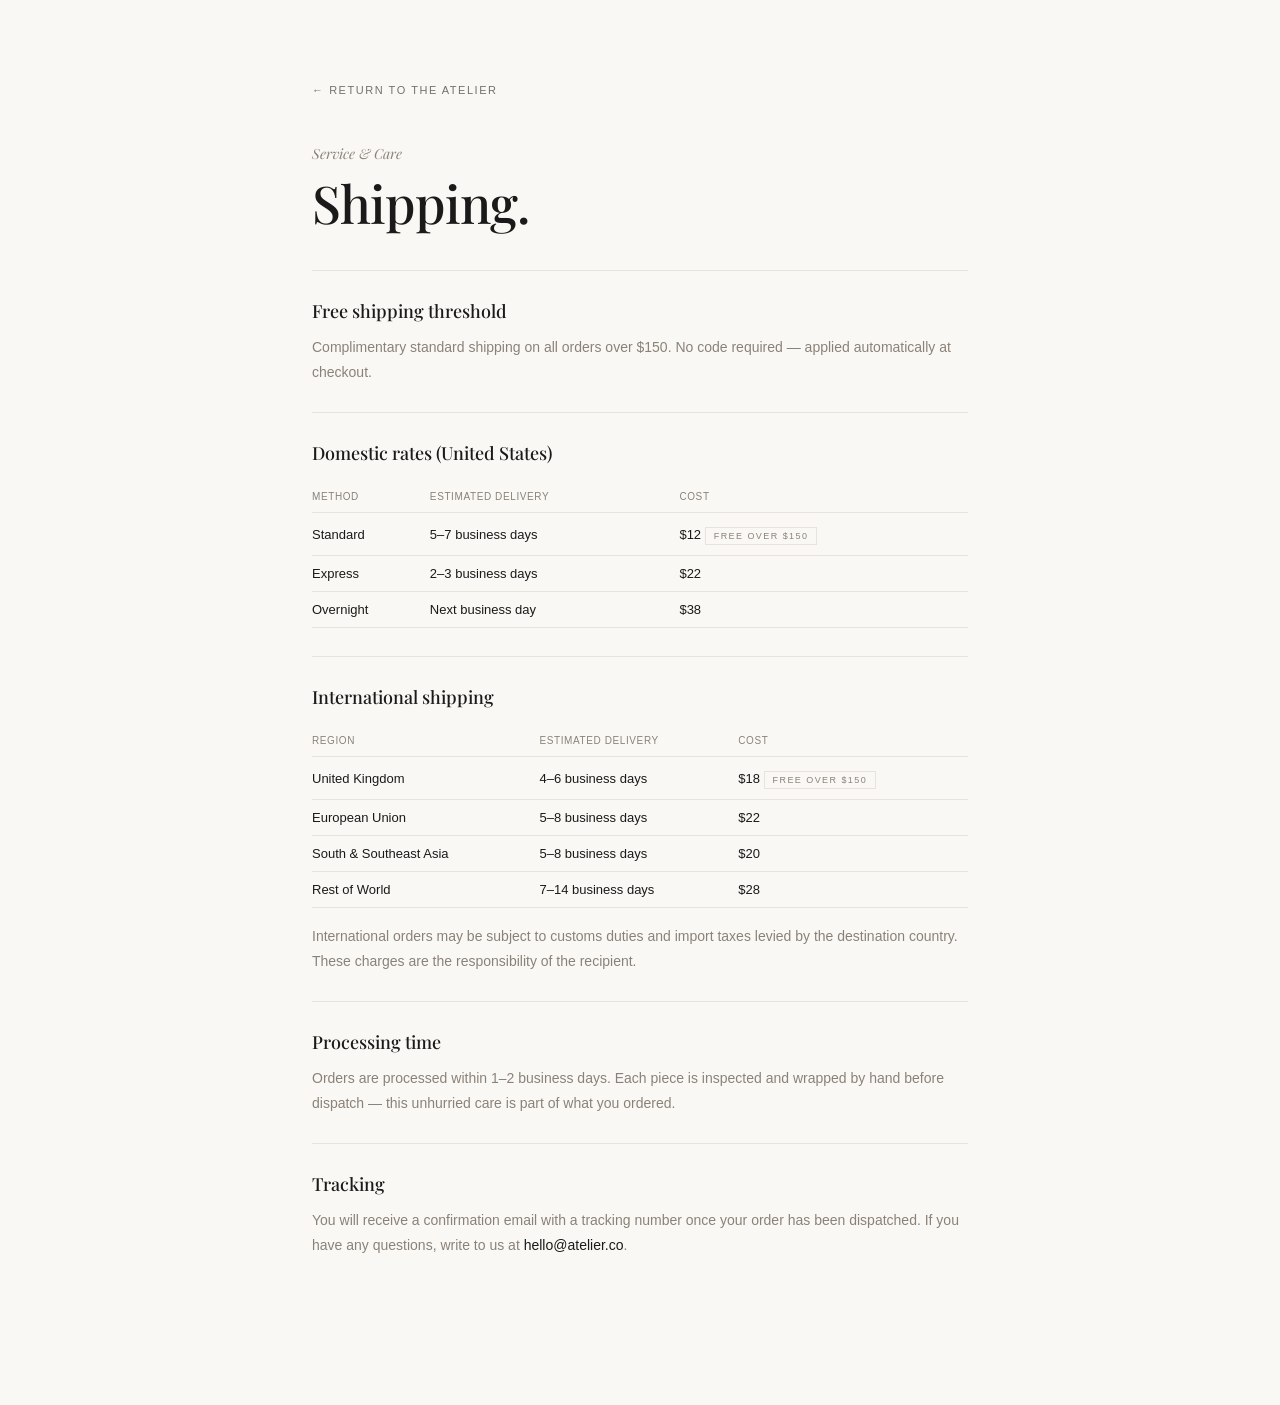
<file: shipping.html>
<!DOCTYPE html>
<html lang="en">
<head>
  <meta charset="UTF-8">
  <meta name="viewport" content="width=device-width, initial-scale=1.0">
  <title>Atelier — Shipping</title>
  <link rel="preconnect" href="https://fonts.googleapis.com">
  <link rel="preconnect" href="https://fonts.gstatic.com" crossorigin>
  <link href="https://fonts.googleapis.com/css2?family=Cormorant+Garamond:ital,wght@0,300;0,400;1,400&family=Playfair+Display:ital,wght@0,400;0,500;0,600;0,700;1,400&display=swap" rel="stylesheet">
  <link rel="preconnect" href="https://api.fontshare.com">
  <link href="https://api.fontshare.com/v2/css?f[]=general-sans@300,400,500&display=swap" rel="stylesheet">
  <link rel="stylesheet" href="/css/styles.css">
  <style>
    .info-page { max-width: 720px; margin: 0 auto; padding: 80px 32px 120px; }
    .info-page__back { display: inline-block; font-family: var(--font-sans); font-size: 11px; letter-spacing: 0.14em; text-transform: uppercase; color: var(--charcoal); opacity: 0.6; margin-bottom: 48px; }
    .info-page__back:hover { opacity: 1; }
    .info-page__eyebrow { font-family: var(--font-serif); font-style: italic; font-size: 14px; color: var(--muted); display: block; margin-bottom: 12px; }
    .info-page__title { font-family: var(--font-serif); font-size: clamp(32px, 5vw, 52px); font-weight: 500; line-height: 1.06; letter-spacing: -0.02em; margin-bottom: 40px; }
    .info-page__section { border-top: 1px solid var(--border); padding: 28px 0; }
    .info-page__section-title { font-family: var(--font-serif); font-size: 18px; font-weight: 500; margin-bottom: 12px; }
    .info-page__body { font-family: var(--font-sans); font-size: 14px; line-height: 1.75; color: var(--muted); }
    .info-page__body + .info-page__body { margin-top: 10px; }
    .info-table { width: 100%; border-collapse: collapse; margin-top: 16px; }
    .info-table th, .info-table td { font-family: var(--font-sans); font-size: 13px; text-align: left; padding: 10px 0; border-bottom: 1px solid var(--border); color: var(--charcoal); }
    .info-table th { font-weight: 500; letter-spacing: 0.06em; text-transform: uppercase; font-size: 10px; color: var(--muted); }
    .info-tag { display: inline-block; font-family: var(--font-sans); font-size: 9px; letter-spacing: 0.16em; text-transform: uppercase; border: 1px solid var(--border); padding: 3px 8px; color: var(--muted); margin-top: 4px; }
  </style>
</head>
<body style="background:var(--warm-bg);color:var(--charcoal)">
  <div class="info-page">
    <a class="info-page__back" href="/">&larr; Return to the Atelier</a>
    <em class="info-page__eyebrow">Service &amp; Care</em>
    <h1 class="info-page__title">Shipping.</h1>

    <div class="info-page__section">
      <h2 class="info-page__section-title">Free shipping threshold</h2>
      <p class="info-page__body">Complimentary standard shipping on all orders over $150. No code required — applied automatically at checkout.</p>
    </div>

    <div class="info-page__section">
      <h2 class="info-page__section-title">Domestic rates (United States)</h2>
      <table class="info-table">
        <thead><tr><th>Method</th><th>Estimated delivery</th><th>Cost</th></tr></thead>
        <tbody>
          <tr><td>Standard</td><td>5–7 business days</td><td>$12 <span class="info-tag">Free over $150</span></td></tr>
          <tr><td>Express</td><td>2–3 business days</td><td>$22</td></tr>
          <tr><td>Overnight</td><td>Next business day</td><td>$38</td></tr>
        </tbody>
      </table>
    </div>

    <div class="info-page__section">
      <h2 class="info-page__section-title">International shipping</h2>
      <table class="info-table">
        <thead><tr><th>Region</th><th>Estimated delivery</th><th>Cost</th></tr></thead>
        <tbody>
          <tr><td>United Kingdom</td><td>4–6 business days</td><td>$18 <span class="info-tag">Free over $150</span></td></tr>
          <tr><td>European Union</td><td>5–8 business days</td><td>$22</td></tr>
          <tr><td>South &amp; Southeast Asia</td><td>5–8 business days</td><td>$20</td></tr>
          <tr><td>Rest of World</td><td>7–14 business days</td><td>$28</td></tr>
        </tbody>
      </table>
      <p class="info-page__body" style="margin-top:16px">International orders may be subject to customs duties and import taxes levied by the destination country. These charges are the responsibility of the recipient.</p>
    </div>

    <div class="info-page__section">
      <h2 class="info-page__section-title">Processing time</h2>
      <p class="info-page__body">Orders are processed within 1–2 business days. Each piece is inspected and wrapped by hand before dispatch — this unhurried care is part of what you ordered.</p>
    </div>

    <div class="info-page__section">
      <h2 class="info-page__section-title">Tracking</h2>
      <p class="info-page__body">You will receive a confirmation email with a tracking number once your order has been dispatched. If you have any questions, write to us at <a href="mailto:hello@atelier.co" style="color:var(--charcoal)">hello@atelier.co</a>.</p>
    </div>
  </div>
</body>
</html>
</file>
<file: css/styles.css>
/* =====================================================
   ATELIER — Global Styles
   Header + Hero
   ===================================================== */

/* 1. DESIGN TOKENS
   ===================================================== */
:root {
  --white:        #FFFFFF;
  --ivory:        #F8F5F0;
  --warm-bg:      #FAF8F5;
  --charcoal:     #1A1A1A;
  --muted:        #8A8278;
  --border:       #E8E3DC;

  --font-serif:   'Playfair Display', Georgia, 'Times New Roman', serif;
  --font-sans:    'General Sans', 'Manrope', -apple-system, BlinkMacSystemFont, sans-serif;

  /* Typographic scale tokens */
  --lh-display:   1.05;
  --lh-heading:   1.22;
  --lh-body:      1.74;
  --track-neg:   -0.025em;
  --track-neg-sm:-0.015em;
  --track-head:  -0.01em;
  --track-eye:    0.18em;

  --ann-h:        32px;   /* utility strip height */
  --header-h:     72px;

  --ease-out:     cubic-bezier(0.22, 1, 0.36, 1);
  --t-fast:       0.2s ease;
  --t-mid:        0.35s ease;
}

/* 2. RESET
   ===================================================== */
*, *::before, *::after {
  box-sizing: border-box;
  margin: 0;
  padding: 0;
}

html {
  font-size: 16px;
  scroll-behavior: smooth;
}

body {
  font-family: var(--font-sans);
  color: var(--charcoal);
  background: var(--white);
  overflow-x: hidden;
  -webkit-font-smoothing: antialiased;
  -moz-osx-font-smoothing: grayscale;
}

a   { color: inherit; text-decoration: none; -webkit-tap-highlight-color: transparent; }
img { display: block; max-width: 100%; }

button {
  background: none;
  border: none;
  cursor: pointer;
  font: inherit;
  touch-action: manipulation;       /* removes 300ms tap delay on mobile */
  -webkit-tap-highlight-color: transparent;
}

/* 2b. SECTION SCROLL-REVEAL
   Each below-hero section fades + rises into view as it enters the
   viewport. The `.section-reveal` class is only applied by JS, so
   without JS the page renders fully visible (no hidden content).
   ===================================================== */
.section-reveal {
  opacity: 0;
  transform: translateY(20px);
  transition:
    opacity   0.6s var(--ease-out),
    transform 0.6s var(--ease-out);
  will-change: opacity, transform;
}

.section-reveal.is-revealed {
  opacity: 1;
  transform: translateY(0);
}

@media (prefers-reduced-motion: reduce) {
  .section-reveal,
  .section-reveal.is-revealed {
    opacity: 1;
    transform: none;
    transition: none;
  }
}

/* 3. UTILITY STRIP
   ===================================================== */
.utility-strip {
  position: fixed;
  top: 0;
  left: 0;
  width: 100%;
  height: var(--ann-h);
  background: #201D19;
  border-bottom: 1px solid rgba(255, 255, 255, 0.06);
  display: grid;
  grid-template-columns: 1fr auto 1fr;
  align-items: center;
  padding: 0 52px;
  z-index: 1001;
  /* Slides upward when user starts scrolling */
  transition: transform 0.3s cubic-bezier(0.4, 0, 0.2, 1);
  will-change: transform;
}

.utility-strip.is-hidden {
  transform: translateY(-100%);
}

/* Three columns */
.utility-strip__col { display: flex; align-items: center; }
.utility-strip__col--center { justify-content: center; }
.utility-strip__col--right  { justify-content: flex-end; }

/* Locale selector */
.utility-strip__select {
  font-family: var(--font-sans);
  font-size: 11px;
  font-weight: 400;
  letter-spacing: 0.08em;
  text-transform: uppercase;
  color: rgba(248, 245, 240, 0.60);
  background: transparent;
  border: none;
  outline: none;
  cursor: pointer;
  appearance: none;
  -webkit-appearance: none;
  padding-right: 12px;
  background-image: url("data:image/svg+xml,%3Csvg width='8' height='5' viewBox='0 0 8 5' fill='none' xmlns='http://www.w3.org/2000/svg'%3E%3Cpath d='M1 1l3 3 3-3' stroke='%23C9C2B8' stroke-width='1' stroke-linecap='round' stroke-linejoin='round'/%3E%3C/svg%3E");
  background-repeat: no-repeat;
  background-position: right 2px center;
  transition: color var(--t-fast);
}
.utility-strip__select:hover  { color: var(--white); }
.utility-strip__select:focus-visible {
  outline: 1px solid rgba(248, 245, 240, 0.8);
  outline-offset: 2px;
}
.utility-strip__select option {
  font-size: 12px;
  letter-spacing: 0;
  background: var(--ivory);
  color: var(--charcoal);
}

/* Rotating messages */
.utility-strip__col--center {
  position: relative;
  overflow: hidden;
  height: 100%;
}

.utility-strip__msg {
  position: absolute;
  inset: 0;
  display: flex;
  align-items: center;
  justify-content: center;
  font-family: var(--font-serif);
  font-size: 12px;
  font-weight: 400;
  font-style: italic;
  letter-spacing: 0.03em;
  color: rgba(248, 245, 240, 0.80);
  white-space: nowrap;
  opacity: 0;
  transform: translateY(8px);
  transition:
    opacity   0.45s ease,
    transform 0.45s ease;
  pointer-events: none;
}

.utility-strip__msg.is-active {
  opacity: 1;
  transform: translateY(0);
}

/* Book Appointment CTA */
.utility-strip__appt {
  font-family: var(--font-serif);
  font-size: 12px;
  font-weight: 400;
  font-style: italic;
  letter-spacing: 0.02em;
  color: var(--ivory);
  text-decoration: underline;
  text-decoration-thickness: 1px;
  text-underline-offset: 3px;
  opacity: 0.82;
  white-space: nowrap;
  transition: opacity var(--t-fast);
}
.utility-strip__appt:hover { opacity: 1; }
.utility-strip__appt:focus-visible {
  outline: 1px solid rgba(248, 245, 240, 0.8);
  outline-offset: 3px;
  opacity: 1;
}

/* sr-only utility (reused from footer, kept here as well) */
.sr-only {
  position: absolute;
  width: 1px; height: 1px;
  padding: 0; margin: -1px;
  overflow: hidden;
  clip: rect(0,0,0,0);
  white-space: nowrap;
  border: 0;
}

/* 4. SITE HEADER
   ===================================================== */
.header {
  position: fixed;
  top: var(--ann-h);   /* JS will override this dynamically */
  left: 0;
  width: 100%;
  height: var(--header-h);
  z-index: 1000;
  transition:
    top              var(--t-mid),
    background-color var(--t-mid),
    border-color     var(--t-mid),
    backdrop-filter  var(--t-mid);
  border-bottom: 1px solid transparent;
}

/* Scrolled state: opaque warm-white */
.header.is-scrolled {
  background-color: rgba(250, 248, 245, 0.96);
  border-bottom-color: var(--border);
  -webkit-backdrop-filter: blur(14px);
  backdrop-filter: blur(14px);
}

/* 4a. Inner Grid */
.header__inner {
  display: grid;
  grid-template-columns: 1fr auto 1fr;
  align-items: center;
  height: 100%;
  padding: 0 52px;
  gap: 20px;
}

/* 4b. Wordmark */
.header__logo {
  font-family: var(--font-serif);
  font-size: 18px;
  font-weight: 400;
  letter-spacing: 0.15em;
  text-transform: uppercase;
  color: #FFFFFF;   /* white over transparent hero; overridden when scrolled */
  transition: color var(--t-mid), opacity var(--t-fast);
  white-space: nowrap;
  user-select: none;
  /* Offset trailing tracking so the wordmark stays optically left-aligned */
  margin-right: -0.15em;
}

.header__logo:hover               { opacity: 0.65; }
.header.is-scrolled .header__logo { color: #1A1A1A; }

.header__logo:focus-visible {
  outline: 1px solid currentColor;
  outline-offset: 5px;
}

/* 4c. Nav Links */
.header__nav {
  display: flex;
  align-items: center;
  gap: 32px;
}

.header__nav-link {
  font-family: var(--font-sans);
  font-size: 12px;
  font-weight: 400;
  letter-spacing: 0.1em;
  text-transform: uppercase;
  color: #FFFFFF;   /* white over transparent hero; overridden when scrolled */
  position: relative;
  padding-bottom: 2px;
  transition: color var(--t-mid);
}

/* Underline reveal on hover */
.header__nav-link::after {
  content: '';
  position: absolute;
  bottom: 0;
  left: 0;
  width: 100%;
  height: 1px;
  background: currentColor;
  transform: scaleX(0);
  transform-origin: left center;
  transition: transform 0.3s ease;
}

.header__nav-link:hover {
  color: rgba(255, 255, 255, 0.7);
}

.header__nav-link:hover::after {
  transform: scaleX(1);
}

.header.is-scrolled .header__nav-link {
  color: #1A1A1A;
}

.header.is-scrolled .header__nav-link:hover {
  color: #1A1A1A;
}

.header__nav-link:focus-visible {
  outline: 1px solid currentColor;
  outline-offset: 4px;
}

/* 4d. Action Icons */
.header__actions {
  display: flex;
  align-items: center;
  gap: 20px;
  justify-content: flex-end;
}

.header__action svg {
  width: 18px;
  height: 18px;
}

.header__action {
  display: flex;
  align-items: center;
  justify-content: center;
  color: #FFFFFF;   /* white over transparent hero; overridden when scrolled */
  padding: 10px;
  margin: -10px;
  position: relative;
  transition: color var(--t-mid), opacity var(--t-fast);
}

.header__action:hover               { opacity: 0.55; }
.header.is-scrolled .header__action { color: #1A1A1A; }
.header.is-scrolled .header__action:hover { opacity: 0.55; }

.header__action:focus-visible {
  outline: 1px solid currentColor;
  outline-offset: 4px;
}

/* Cart count badge */
.header__cart-count {
  position: absolute;
  top: 4px;
  right: 4px;
  min-width: 14px;
  height: 14px;
  padding: 0 2px;
  background: rgba(255, 255, 255, 0.9);
  color: var(--charcoal);
  border-radius: 50%;
  font-size: 8px;
  font-weight: 500;
  font-family: var(--font-sans);
  display: flex;
  align-items: center;
  justify-content: center;
  letter-spacing: 0;
  line-height: 1;
  pointer-events: none;
  transition:
    background var(--t-mid),
    color       var(--t-mid);
}

.header.is-scrolled .header__cart-count {
  background: var(--charcoal);
  color: var(--white);
}

/* 4e. Mobile Toggle (hidden on desktop) */
.header__toggle {
  display: none;
  color: #1A1A1A;
  padding: 10px;
  margin: -10px;
  align-items: center;
  justify-content: center;
  transition: color var(--t-mid);
}

.header.is-scrolled .header__toggle { color: var(--charcoal); }

.header__toggle .icon-close { display: none; }
.header.menu-open .header__toggle .icon-menu  { display: none; }
.header.menu-open .header__toggle .icon-close { display: block; }

.header__toggle:focus-visible {
  outline: 1px solid currentColor;
  outline-offset: 4px;
}

/* 4f. Mobile Nav Drawer */
.header__mobile-nav {
  position: absolute;
  top: 100%;
  left: 0;
  width: 100%;
  background: rgba(250, 248, 245, 0.98);
  -webkit-backdrop-filter: blur(14px);
  backdrop-filter: blur(14px);
  border-bottom: 1px solid var(--border);
  flex-direction: column;
  /* shown/hidden via JS toggling [hidden] attribute + display */
}

.header__mobile-nav:not([hidden]) {
  display: flex;
}

.header__mobile-link {
  font-family: var(--font-sans);
  font-size: 14px;
  font-weight: 400;
  letter-spacing: 0.16em;
  text-transform: uppercase;
  color: var(--charcoal);
  padding: 16px 32px;
  border-bottom: 1px solid var(--border);
  transition: color var(--t-fast);
}

.header__mobile-link:last-child { border-bottom: none; }
.header__mobile-link:hover      { color: var(--muted); }

/* 5. HERO SECTION — EDITORIAL COLLAGE
   ===================================================== */

/* ── Outer container: two-column magazine split ────── */
.hero {
  position: relative;
  height: 100vh;
  min-height: 700px;
  overflow: hidden;
  background: var(--ivory);
}

/* Soft top scrim — lightens only the navbar zone (top 120px) so the
   charcoal logo / nav links / icons stay legible over the dark hero
   image. Fades to transparent by 120px, leaving the image untouched.
   Scrolls away with the hero as the navbar solidifies. */
.hero::before {
  content: '';
  position: absolute;
  top: 0;
  left: 0;
  right: 0;
  height: 120px;
  background: linear-gradient(to bottom, rgba(255, 255, 255, 0.85) 0%, rgba(255, 255, 255, 0) 120px);
  z-index: 6;
  pointer-events: none;
}

/* ── Left column: primary editorial image ──────────── */
.hero__main {
  position: absolute;   /* full-bleed: image fills the entire hero */
  inset: 0;
  width: 100%;
  height: 100%;
  z-index: 0;
  overflow: hidden;

  /* Stage 1: image reveals first */
  opacity: 0;
  animation: heroFade 1.0s var(--ease-out) forwards 0.05s;
}

.hero__main-img {
  position: absolute;
  inset: 0;
  width: 100%;
  height: 100%;
  object-fit: cover;
  object-position: center top;
  background-color: #BDB0A0;
  background-image: url("https://images.unsplash.com/photo-1683660107856-cdad7a562d12?auto=format&fit=crop&w=1920&q=85");
  background-size: cover;
  background-position: center;
  background-repeat: no-repeat;
  /* Subtle scale-in on load for depth */
  transform: scale(1.04);
  animation: heroImageScale 1.4s var(--ease-out) forwards 0.05s;
}

@keyframes heroImageScale {
  to { transform: scale(1); }
}

/* Cinematic dark gradient — stronger left sweep + bottom vignette for max text legibility */
.hero__main::after {
  content: '';
  position: absolute;
  inset: 0;
  background:
    linear-gradient(to right,  rgba(0,0,0,0.68) 0%, rgba(0,0,0,0.28) 52%, rgba(0,0,0,0) 78%),
    linear-gradient(to top,    rgba(0,0,0,0.32) 0%, rgba(0,0,0,0)    38%);
  z-index: 1;
  pointer-events: none;
}

/* ── Right column: ivory panel (backdrop for the collage) ──
   Static so the detail tile + text card anchor to .hero, free to
   compose across the full hero rather than inside this column. */
.hero__aside {
  position: static;   /* not a containing block — card anchors to .hero */
  background: transparent;
  z-index: 4;
}

/* ── Detail shot tile — overlaps into main image ───── */
.hero__detail {
  position: absolute;
  top: auto;
  bottom: 8%;                  /* sits lower in the frame */
  left: calc(60% - 12px);      /* overlaps the primary image edge by ~12px */
  width: 28%;                  /* ≈28% of the full hero width */
  height: 45%;                 /* ≈45% of the hero height */
  aspect-ratio: auto;
  background-color: #C4B4A8;
  background-image: url("https://images.unsplash.com/photo-1652132228164-4499391c4725?auto=format&fit=crop&w=480&h=640&q=85");
  background-size: cover;
  background-position: center;
  border: 5px solid var(--ivory);
  box-shadow: 0 16px 50px rgba(26, 26, 26, 0.16);
  z-index: 2;

  /* Stage 2: detail tile reveals second */
  opacity: 0;
  transform: translateY(14px);
  animation: heroRise 0.75s var(--ease-out) forwards 0.55s;
}

/* ── Text card — anchored lower-left over the primary image ── */
.hero__card {
  position: absolute;
  bottom: 80px;
  left: 60px;
  max-width: 520px;
  z-index: 4;

  /* Stage 3: text card reveals last */
  opacity: 0;
  transform: translateY(20px);
  animation: heroRise 0.75s var(--ease-out) forwards 0.95s;
}

/* Thin editorial rule — magazine masthead cue above the label */
.hero__card::before {
  content: '';
  display: block;
  width: 28px;
  height: 1px;
  background: rgba(255, 255, 255, 0.6);
  margin-bottom: 18px;
}

/* Season label — italic serif (replaces tracked sans) */
.hero__season {
  display: block;
  font-family: var(--font-serif);
  font-style: italic;
  font-weight: 400;
  font-size: 15px;
  letter-spacing: 0.01em;
  color: rgba(255, 255, 255, 0.75);
  margin-bottom: 18px;
}

/* Display headline — anchored roman serif, strong visual weight.
   Two-weight technique: roman primary line + lighter italic second. */
.hero__headline {
  font-family: 'Cormorant Garamond', Georgia, serif;
  font-size: clamp(52px, 8vw, 96px);
  font-weight: 300;
  font-style: normal;
  line-height: 1.0;
  letter-spacing: -0.02em;
  color: #FFFFFF;
  margin-bottom: 22px;
}

.hero__headline em {
  display: block;
  font-style: italic;
  font-weight: 300;   /* whispered secondary line */
  opacity: 0.7;
  margin-top: 3px;
}

/* Supporting line — italic serif, quiet editorial tone */
.hero__subline {
  font-family: var(--font-serif);
  font-style: italic;
  font-weight: 300;
  font-size: clamp(14px, 1.1vw, 17px);
  letter-spacing: 0.01em;
  color: #FFFFFF;
  line-height: 1.5;
  margin-bottom: 26px;
}

/* CTA — bordered pill button, more tactile than bare underline */
.hero__cta {
  display: inline-flex;
  align-items: center;
  gap: 10px;
  font-family: var(--font-sans);
  font-size: 11px;
  font-weight: 500;
  letter-spacing: 0.18em;
  text-transform: uppercase;
  color: #FFFFFF;
  border: 1px solid rgba(255, 255, 255, 0.52);
  padding: 15px 32px;
  text-decoration: none;
  transition:
    background   var(--t-fast),
    border-color var(--t-fast),
    color        var(--t-fast);
}
.hero__cta:hover {
  background: rgba(255, 255, 255, 0.14);
  border-color: rgba(255, 255, 255, 0.90);
}
.hero__cta:focus-visible {
  outline: 1px solid #FFFFFF;
  outline-offset: 4px;
}

/* ── Scroll indicator ───────────────────────────────── */
.hero__scroll-indicator {
  position: absolute;
  bottom: 36px;
  left: 50%;                    /* centred under the full-bleed hero image */
  transform: translateX(-50%);
  display: flex;
  flex-direction: column;
  align-items: center;
  gap: 10px;
  z-index: 3;
  pointer-events: none;

  /* Stage 4: appears after all content is visible */
  opacity: 0;
  animation: heroFade 0.6s ease forwards 1.7s;
}

.hero__scroll-line {
  display: block;
  width: 1px;
  height: 44px;
  background: rgba(255, 255, 255, 0.5);
  transform-origin: top center;
  animation: scrollPulse 2s ease-in-out infinite 2s;
}

@keyframes scrollPulse {
  0%, 100% { transform: scaleY(1);   opacity: 0.5; }
  50%       { transform: scaleY(0.4); opacity: 0.2; }
}

.hero__scroll-label {
  font-family: var(--font-sans);
  font-size: 8px;
  font-weight: 500;
  letter-spacing: 0.24em;
  text-transform: uppercase;
  color: rgba(255, 255, 255, 0.45);
}

/* ── Shared keyframes ───────────────────────────────── */
@keyframes heroFade {
  from { opacity: 0; }
  to   { opacity: 1; }
}

@keyframes heroRise {
  from { opacity: 0; transform: translateY(20px); }
  to   { opacity: 1; transform: translateY(0);    }
}

/* 6. REDUCED MOTION
   ===================================================== */
@media (prefers-reduced-motion: reduce) {
  .hero__main,
  .hero__main-img,
  .hero__detail,
  .hero__card,
  .hero__scroll-indicator {
    animation: none;
    opacity: 1;
    transform: none;
  }

  *, *::before, *::after {
    transition-duration: 0.01ms !important;
    animation-duration:  0.01ms !important;
  }
}

/* 7. RESPONSIVE
   ===================================================== */

/* Tablet: hide desktop nav, show hamburger */
@media (max-width: 980px) {
  .header__nav    { display: none; }
  .header__toggle { display: flex; }

  .header__inner {
    grid-template-columns: 1fr auto;
    padding: 0 28px;
  }

  /* Utility strip: hide locale + appointment on tablet */
  .utility-strip {
    padding: 0 28px;
    grid-template-columns: 0 1fr 0;
  }
  .utility-strip__col--left,
  .utility-strip__col--right { display: none; }
}

/* Tablet: full-bleed image stays; card hugs the lower-left edge */
@media (max-width: 860px) {
  .hero__card {
    left: 32px;
    right: 32px;
    bottom: 56px;
    max-width: none;
  }

  .hero__scroll-indicator { display: none; }
}

/* Mobile */
@media (max-width: 640px) {
  .header__inner    { padding: 0 20px; }
  .header__actions  { gap: 16px; }

  .utility-strip { padding: 0 20px; }

  .hero__card {
    left: 20px;
    right: 20px;
    bottom: 40px;
  }
}

/* Short viewports (laptops): the tall editorial headline + card can
   exceed the viewport height and clip behind the fixed header. Scale
   the headline down and tuck the card closer to the bottom so the
   whole block stays below the header. */
@media (max-height: 760px) {
  .hero__season   { margin-bottom: 12px; }
  .hero__headline { font-size: 56px; line-height: 1.08; margin-bottom: 16px; }
  .hero__subline  { margin-bottom: 18px; }
  .hero__card     { bottom: 48px; }
}

@media (max-height: 620px) {
  .hero__headline { font-size: 46px; margin-bottom: 12px; }
  .hero__card     { bottom: 36px; }
}

/* =====================================================
   8. CURATED COLLECTIONS
   ===================================================== */

.collections {
  background: var(--white);
  padding: 140px 84px 160px;
  max-width: 1440px;
  margin: 0 auto;
}

/* ─── Section header ─────────────────────────────── */
.collections__header {
  text-align: center;
  margin-bottom: 64px;
}

.collections__eyebrow {
  display: block;
  font-family: var(--font-sans);
  font-size: 11px;
  font-weight: 500;
  letter-spacing: 0.2em;
  text-transform: uppercase;
  color: rgba(26, 26, 26, 0.5);
  margin-bottom: 14px;
}

.collections__subeyebrow {
  display: block;
  font-family: var(--font-serif);
  font-size: 14px;
  font-weight: 400;
  font-style: italic;
  letter-spacing: 0.02em;
  color: var(--muted);
  opacity: 0.75;
  margin-bottom: 14px;
}

.collections__title {
  font-family: var(--font-serif);
  font-size: clamp(37px, 3.46vw, 56px);
  font-weight: 400;
  font-style: normal;
  line-height: var(--lh-heading);
  letter-spacing: var(--track-head);
  color: var(--charcoal);
}

/* ─── Asymmetric 2 + 1 grid ──────────────────────── */
/*
   Left col (57 %): feature tile spans both rows — tall portrait
   Right col (1fr): two tiles stacked, each 4 / 3
*/
.collections__grid {
  display: grid;
  grid-template-columns: 57% 1fr;
  gap: 10px;
}

/* ─── Tile base ──────────────────────────────────── */
.collection-tile {
  display: block;
  position: relative;
  overflow: hidden;
  text-decoration: none;
  color: inherit;
  cursor: pointer;

  /* Scroll-reveal */
  opacity: 0;
  transform: translateY(28px);
  transition:
    opacity   0.65s var(--ease-out),
    transform 0.65s var(--ease-out);
}

.collection-tile.is-visible {
  opacity: 1;
  transform: translateY(0);
}

/* Stagger */
.collections__grid .collection-tile:nth-child(1) { transition-delay: 0ms;   }
.collections__grid .collection-tile:nth-child(2) { transition-delay: 90ms;  }
.collections__grid .collection-tile:nth-child(3) { transition-delay: 180ms; }

/* ─── Right tiles get an explicit aspect ratio ────── */
.collection-tile:not(.collection-tile--feature) {
  aspect-ratio: 4 / 3;
}

/* ─── Feature tile spans both grid rows ──────────── */
.collection-tile--feature {
  grid-row: 1 / 3;
}

/* ─── Image wrapper fills the whole tile ─────────── */
.collection-tile__img-wrap {
  position: absolute;
  inset: 0;
  overflow: hidden;
}

/* ─── Gradient overlay — dark at bottom for legibility */
.collection-tile__img-wrap::after {
  content: '';
  position: absolute;
  inset: 0;
  background: linear-gradient(
    to top,
    rgba(10, 8, 6, 0.84) 0%,
    rgba(10, 8, 6, 0.44) 38%,
    rgba(10, 8, 6, 0.10) 62%,
    transparent 82%
  );
  z-index: 1;
  transition: opacity 0.55s var(--ease-out);
}

/* On hover: gradient lifts slightly so the image breathes */
.collection-tile:hover .collection-tile__img-wrap::after {
  opacity: 0.88;
}

/* ─── Image: slow zoom on hover ───────────────────── */
.collection-tile__img {
  width: 100%;
  height: 100%;
  background-size: cover;
  background-position: center;
  transition: transform 0.70s var(--ease-out);
}

.collection-tile:hover .collection-tile__img,
.collection-tile:focus-visible .collection-tile__img {
  transform: scale(1.04);
}

/* Warm-neutral editorial palettes per collection */
.collection-tile__img--linen {
  background-color: #B0AE9E;
  background-image: url("https://images.pexels.com/photos/8198047/pexels-photo-8198047.jpeg?auto=compress&cs=tinysrgb&w=900&h=1200&fit=crop");
}

.collection-tile__img--cotton {
  background-color: #C8C0A8;
  background-image: url("https://images.pexels.com/photos/30703860/pexels-photo-30703860.jpeg?auto=compress&cs=tinysrgb&w=800&h=600&fit=crop");
}

.collection-tile__img--silk {
  background-color: #C8B89A;
  background-image: url("https://images.pexels.com/photos/30669356/pexels-photo-30669356.jpeg?auto=compress&cs=tinysrgb&w=800&h=600&fit=crop");
}

/* ─── Text body: sits over the gradient ──────────── */
.collection-tile__body {
  position: absolute;
  bottom: 0;
  left: 0;
  right: 0;
  padding: 28px 28px 26px;
  z-index: 2;
  display: flex;
  flex-direction: column;
}

.collection-tile__text {
  display: flex;
  flex-direction: column;
}

.collection-tile__name {
  font-family: var(--font-serif);
  font-size: clamp(18px, 1.5vw, 24px);
  font-weight: 400;
  font-style: italic;
  line-height: 1.2;
  color: #fff;
  margin-bottom: 7px;
  letter-spacing: 0.01em;
}

.collection-tile__desc {
  font-family: var(--font-sans);
  font-size: 11px;
  font-weight: 400;
  letter-spacing: 0.04em;
  color: rgba(255, 255, 255, 0.70);
  line-height: 1.6;
}

.collection-tile__meta {
  font-family: var(--font-sans);
  font-size: 9.5px;
  font-weight: 400;
  letter-spacing: 0.14em;
  text-transform: uppercase;
  color: rgba(255, 255, 255, 0.42);
  margin-top: 9px;
}

/* ─── "View Collection →" — rises on hover ───────── */
.collection-tile__cta {
  display: inline-block;
  font-family: var(--font-sans);
  font-size: 10px;
  font-weight: 500;
  letter-spacing: 0.18em;
  text-transform: uppercase;
  color: #fff;
  margin-top: 16px;
  padding-bottom: 2px;
  border-bottom: 1px solid rgba(255, 255, 255, 0.35);
  align-self: flex-start;
  opacity: 0;
  transform: translateY(7px);
  transition:
    opacity   0.38s ease,
    transform 0.38s ease,
    border-color 0.38s ease;
}

.collection-tile:hover .collection-tile__cta,
.collection-tile:focus-within .collection-tile__cta {
  opacity: 1;
  transform: translateY(0);
  border-color: rgba(255, 255, 255, 0.70);
}

/* ─── Keyboard focus ──────────────────────────────── */
.collection-tile:focus-visible {
  outline: 2px solid rgba(255, 255, 255, 0.8);
  outline-offset: -4px;
}

/* ─── Reduced motion: skip all animation ─────────── */
@media (prefers-reduced-motion: reduce) {
  .collection-tile,
  .collection-tile.is-visible {
    opacity: 1 !important;
    transform: none !important;
    transition: none !important;
  }

  .collection-tile__img {
    transition: none !important;
  }

  .collection-tile__cta {
    opacity: 1;
    transform: none;
    transition: none !important;
  }
}

/* ─── Responsive ──────────────────────────────────── */

/* Tablet: feature goes full-width, right tiles side-by-side */
@media (max-width: 900px) {
  .collections {
    padding: 100px 52px 120px;
  }

  .collections__grid {
    grid-template-columns: 1fr 1fr;
    gap: 10px;
  }

  .collection-tile--feature {
    grid-column: 1 / 3;
    grid-row: auto;
    aspect-ratio: 16 / 7;
  }

  .collection-tile:not(.collection-tile--feature) {
    aspect-ratio: 1 / 1;
  }

  /* On tablet the CTA is always readable */
  .collection-tile__cta {
    opacity: 1;
    transform: none;
  }
}

/* Mobile: full single-column stack */
@media (max-width: 640px) {
  .collections {
    padding: 80px 28px 100px;
  }

  .collections__header {
    margin-bottom: 48px;
  }

  .collections__grid {
    grid-template-columns: 1fr;
    gap: 10px;
  }

  .collection-tile--feature {
    grid-column: auto;
    grid-row: auto;
    aspect-ratio: 3 / 4;
  }

  .collection-tile:not(.collection-tile--feature) {
    aspect-ratio: 4 / 3;
  }

  .collection-tile__body {
    padding: 22px 22px 20px;
  }

  /* Always show CTA on touch */
  .collection-tile__cta {
    opacity: 1;
    transform: none;
  }
}

/* =====================================================
   8b. IN THE ATELIER — Craft Process Split
   ===================================================== */

.in-atelier {
  display: grid;
  grid-template-columns: 1fr 1fr;
  align-items: stretch;
  background: var(--ivory);
}

/* Process image — left half */
.in-atelier__media {
  min-height: clamp(440px, 60vh, 680px);
  background-color: #C9BCAD;
  /* "Where the work begins" — hands guiding fabric at a sewing machine, atelier workshop */
  background-image: url("https://images.pexels.com/photos/4622205/pexels-photo-4622205.jpeg?auto=compress&cs=tinysrgb&w=1100&h=1200&fit=crop");
  background-size: cover;
  background-position: center;

  /* Scroll-reveal: fade only */
  opacity: 0;
  transition: opacity 1.1s var(--ease-out);
}

.in-atelier__media.is-visible { opacity: 1; }

/* Content — right half, vertically centred */
.in-atelier__content {
  display: flex;
  flex-direction: column;
  align-items: flex-start;
  justify-content: center;
  padding: clamp(56px, 7vw, 120px);
  max-width: 560px;

  opacity: 0;
  transform: translateY(20px);
  transition:
    opacity   0.9s var(--ease-out) 0.12s,
    transform 0.9s var(--ease-out) 0.12s;
}

.in-atelier__content.is-visible {
  opacity: 1;
  transform: translateY(0);
}

.in-atelier__eyebrow {
  display: block;
  font-family: var(--font-serif);
  font-size: 14px;
  font-weight: 400;
  font-style: italic;
  letter-spacing: 0.04em;
  color: var(--muted);
  margin-bottom: 20px;
}

.in-atelier__headline {
  font-family: var(--font-serif);
  font-size: clamp(30px, 3.15vw, 45px);
  font-weight: 300;
  line-height: 1.05;
  letter-spacing: -0.02em;
  color: var(--charcoal);
  margin-bottom: 26px;
}

.in-atelier__body {
  font-family: var(--font-sans);
  font-size: 17px;
  font-weight: 400;
  line-height: 1.7;
  color: rgba(26, 26, 26, 0.70);
  opacity: 1;
  max-width: 62ch;
  margin-bottom: 34px;
}

.in-atelier__cta {
  display: inline-block;
  font-family: var(--font-sans);
  font-size: 10px;
  font-weight: 400;
  letter-spacing: 0.2em;
  text-transform: uppercase;
  color: var(--charcoal);
  text-decoration: underline;
  text-decoration-thickness: 1px;
  text-underline-offset: 6px;
  opacity: 0.62;
  transition:
    opacity        var(--t-fast),
    letter-spacing 0.35s ease;
}

.in-atelier__cta:hover {
  opacity: 1;
  letter-spacing: 0.26em;
}

.in-atelier__cta:focus-visible {
  outline: 1px solid var(--charcoal);
  outline-offset: 4px;
  opacity: 1;
}

@media (prefers-reduced-motion: reduce) {
  .in-atelier__media,
  .in-atelier__content {
    opacity: 1;
    transform: none;
    transition: none;
  }
}

/* Tablet / mobile: stack image over content */
@media (max-width: 860px) {
  .in-atelier {
    grid-template-columns: 1fr;
  }
  .in-atelier__media {
    min-height: clamp(360px, 56vh, 460px);
  }
  .in-atelier__content {
    max-width: none;
    padding: clamp(48px, 9vw, 72px) clamp(28px, 7vw, 64px);
  }
}


/* =====================================================
   9. THE ATELIER SELECTION — Product Showcase
   ===================================================== */

.selection {
  background: var(--ivory);
  padding: 168px 84px 150px;
  max-width: 1440px;
  margin: 0 auto;
}

/* ─── Section header ─────────────────────────────── */
.selection__header {
  text-align: center;
  margin-bottom: 72px;
}

.selection__eyebrow {
  display: block;
  font-family: var(--font-sans);
  font-size: 12px;
  font-weight: 500;
  letter-spacing: 0.16em;
  text-transform: uppercase;
  color: rgba(26, 26, 26, 0.68);
  margin-bottom: 18px;
}

.selection__title {
  font-family: var(--font-serif);
  font-size: clamp(31px, 2.93vw, 47px);
  font-weight: 300;
  font-style: normal;
  line-height: 1.05;
  letter-spacing: -0.02em;
  color: var(--charcoal);
}

/* ─── 4-column product grid ──────────────────────── */
.selection__grid {
  display: grid;
  grid-template-columns: repeat(4, 1fr);
  column-gap: 24px;
  row-gap: 56px;
}

/* ─── Product card ───────────────────────────────── */
.product-card {
  display: flex;
  flex-direction: column;
  position: relative;          /* anchor for the full-card stretched link */

  /* Scroll-reveal: hidden until .is-visible added by JS */
  opacity: 0;
  transform: translateY(22px);
  transition:
    opacity   0.6s var(--ease-out),
    transform 0.6s var(--ease-out);
}

/* Make the whole card a link to the PDP via the product title.
   Interactive controls (Quick Add, wishlist) are raised above it. */
.product-card__name a::after {
  content: "";
  position: absolute;
  inset: 0;
  z-index: 1;
}

.product-card__wish,
.product-card__atb {
  position: relative;
  z-index: 2;
}

.product-card.is-visible {
  opacity: 1;
  transform: translateY(0);
}

/* Stagger: 50ms per card so the grid rows sweep in cleanly */
.selection__grid .product-card:nth-child(1) { transition-delay:   0ms; }
.selection__grid .product-card:nth-child(2) { transition-delay:  50ms; }
.selection__grid .product-card:nth-child(3) { transition-delay: 100ms; }
.selection__grid .product-card:nth-child(4) { transition-delay: 150ms; }
.selection__grid .product-card:nth-child(5) { transition-delay: 200ms; }
.selection__grid .product-card:nth-child(6) { transition-delay: 250ms; }
.selection__grid .product-card:nth-child(7) { transition-delay: 300ms; }
.selection__grid .product-card:nth-child(8)  { transition-delay: 350ms; }
.selection__grid .product-card:nth-child(9)  { transition-delay: 400ms; }
.selection__grid .product-card:nth-child(10) { transition-delay: 450ms; }
.selection__grid .product-card:nth-child(11) { transition-delay: 500ms; }
.selection__grid .product-card:nth-child(12) { transition-delay: 550ms; }

/* ─── Image wrapper ──────────────────────────────── */
.product-card__img-wrap {
  position: relative;
  overflow: hidden;
  aspect-ratio: 4 / 5;
  transition: transform 0.35s ease, box-shadow 0.35s ease;
}

/* Transparent overlay link — makes the whole image navigate to the PDP.
   Sits beneath the label/wish (z-index:1) so those stay clickable. */
.product-card__media-link {
  position: absolute;
  inset: 0;
  z-index: 1;
  display: block;
}

/* ─── Image placeholder + slow scale on card hover ── */
.product-card__img {
  width: 100%;
  height: 100%;
  background-size: cover;
  background-position: center;
  transition: transform 0.6s var(--ease-out);
}

/* Subtle lift on hover — no scale, no tint, no colour change */
.product-card:hover .product-card__img-wrap,
.product-card:focus-within .product-card__img-wrap {
  transform: translateY(-6px);
  box-shadow: 0 12px 32px rgba(0,0,0,0.08);
}

/* 12 product photos — South Asian editorial fashion, Pexels verified */
.product-img--kantha {
  background-color: #B8A080;
  background-image: url("https://images.pexels.com/photos/7816703/pexels-photo-7816703.jpeg?auto=compress&cs=tinysrgb&w=600&h=750&fit=crop");
}

.product-img--linen-shirt {
  background-color: #D0C8B8;
  background-image: url("https://images.pexels.com/photos/7789140/pexels-photo-7789140.jpeg?auto=compress&cs=tinysrgb&w=600&h=750&fit=crop");
}

.product-img--muslin-kurta {
  background-color: #C8C0B0;
  background-image: url("https://images.pexels.com/photos/19567920/pexels-photo-19567920.jpeg?auto=compress&cs=tinysrgb&w=600&h=750&fit=crop");
}

.product-img--linen-trouser {
  /* Washed Linen Trouser — woman in neutral linen outfit on sandy terrain */
  background-color: #C8BEA8;
  background-image: url("https://images.pexels.com/photos/3095432/pexels-photo-3095432.jpeg?auto=compress&cs=tinysrgb&w=600&h=750&fit=crop");
  background-position: center top;
}

.product-img--dupatta {
  background-color: #C8C0A8;
  background-image: url("https://images.pexels.com/photos/8432522/pexels-photo-8432522.jpeg?auto=compress&cs=tinysrgb&w=600&h=750&fit=crop");
}

.product-img--tunic {
  /* Heritage Cotton Tunic — white chikankari kurti, outdoor Lucknow, ethnic elegance */
  background-color: #D0C8B8;
  background-image: url("https://images.pexels.com/photos/28512776/pexels-photo-28512776.jpeg?auto=compress&cs=tinysrgb&w=600&h=750&fit=crop");
  background-position: center top;
}

.product-img--lawn {
  background-color: #B8C0A8;
  background-image: url("https://images.pexels.com/photos/33125106/pexels-photo-33125106.jpeg?auto=compress&cs=tinysrgb&w=600&h=750&fit=crop");
}

.product-img--muslin-dress {
  background-color: #B8A890;
  background-image: url("https://images.pexels.com/photos/30703860/pexels-photo-30703860.jpeg?auto=compress&cs=tinysrgb&w=600&h=750&fit=crop");
}

.product-img--indigo-wrap {
  /* Indigo Cotton Wrap — woman in elegant blue dress, warm studio, sophisticated */
  background-color: #A8B0C0;
  background-image: url("https://images.pexels.com/photos/30116520/pexels-photo-30116520.jpeg?auto=compress&cs=tinysrgb&w=600&h=750&fit=crop");
  background-position: center top;
}

.product-img--jamdani-evening {
  /* Jamdani Evening Dress — woman in red kameez, warm dramatic indoor light */
  background-color: #B89080;
  background-image: url("https://images.pexels.com/photos/3396371/pexels-photo-3396371.jpeg?auto=compress&cs=tinysrgb&w=600&h=750&fit=crop");
  background-position: center top;
}

.product-img--endi-tunic {
  background-color: #C0B090;
  background-image: url("https://images.pexels.com/photos/20203718/pexels-photo-20203718.jpeg?auto=compress&cs=tinysrgb&w=600&h=750&fit=crop");
}

.product-img--wide-trouser {
  /* Wide Leg Linen Trouser — loose earth-toned flowing pants, sandy shoreline, serene */
  background-color: #C8BEA8;
  background-image: url("https://images.pexels.com/photos/12058996/pexels-photo-12058996.jpeg?auto=compress&cs=tinysrgb&w=600&h=750&fit=crop");
  background-position: center center;
}

/* ─── Hover secondary image ──────────────────────── */
/* Positioned absolutely over the primary image;
   fades in on hover to reveal a lifestyle/detail shot. */
.product-card__img-hover {
  position: absolute;
  inset: 0;
  background-size: cover;
  background-position: center;
  opacity: 0;
  transition: opacity 0.55s var(--ease-out);
  pointer-events: none;
}

/* Hover image swap disabled — the secondary image stays hidden so
   hovering a product card never replaces its photo. */
.product-card:hover       .product-card__img-hover,
.product-card:focus-within .product-card__img-hover {
  opacity: 0;
}

/* Secondary lifestyle / detail images */
.product-img-hover--kantha {
  background-color: #C8C0B0;
  background-image: url("https://images.unsplash.com/photo-1558618666-fcd25c85cd64?auto=format&fit=crop&w=600&h=750&q=85");
}
.product-img-hover--linen-shirt {
  background-color: #D0C8B8;
  background-image: url("https://images.unsplash.com/photo-1509631179647-0177331693ae?auto=format&fit=crop&w=600&h=750&q=85");
}
.product-img-hover--muslin-kurta {
  background-color: #C0B4A8;
  background-image: url("https://images.unsplash.com/photo-1583196003821-0da2e3cfcff2?auto=format&fit=crop&w=600&h=750&q=85");
}
.product-img-hover--linen-trouser {
  background-color: #C4BAA8;
  background-image: url("https://images.unsplash.com/photo-1594938298603-c8148c4b4463?auto=format&fit=crop&w=600&h=750&q=85");
}
.product-img-hover--dupatta {
  background-color: #C0B09A;
  background-image: url("https://images.unsplash.com/photo-1617117873745-9a80d8f16ac2?auto=format&fit=crop&w=600&h=750&q=85");
}
.product-img-hover--tunic {
  background-color: #BAB8B0;
  background-image: url("https://images.unsplash.com/photo-1523381294911-8d3cead13475?auto=format&fit=crop&w=600&h=750&q=85");
}
.product-img-hover--lawn {
  background-color: #C8C0B8;
  background-image: url("https://images.unsplash.com/photo-1503342217505-b0a15ec3261c?auto=format&fit=crop&w=600&h=750&q=85");
}
.product-img-hover--muslin-dress {
  background-color: #B8BCC0;
  background-image: url("https://images.unsplash.com/photo-1515886657613-9f3515b0c78f?auto=format&fit=crop&w=600&h=750&q=85");
}

/* ─── Label pill — top-left of image ─────────────── */
/* Italic serif, no fill, thin outline — reads as a
   magazine callout, not a Shopify badge. */
.product-card__label {
  position: absolute;
  top: 12px;
  left: 12px;
  font-family: var(--font-serif);
  font-size: 10px;
  font-weight: 400;
  font-style: italic;
  letter-spacing: 0.04em;
  color: var(--charcoal);
  border: 1px solid rgba(26, 26, 26, 0.32);
  padding: 3px 10px 4px;
  line-height: 1.4;
  background: rgba(248, 245, 240, 0.72);
  -webkit-backdrop-filter: blur(4px);
  backdrop-filter: blur(4px);
  pointer-events: none;
  z-index: 1;
}

.product-card__label--limited {
  color: var(--muted);
  border-color: rgba(138, 130, 120, 0.38);
}

/* ─── Wishlist button — top-right of image ───────── */
/* Standard visibility at 0.22 opacity; fully opaque on
   focus/hover. Task: make it a permanent fixture. */
.product-card__wish {
  position: absolute;
  top: 12px;
  right: 12px;
  color: var(--charcoal);
  padding: 8px;
  margin: -4px;
  line-height: 0;
  opacity: 0.22;          /* was 0 — now always softly visible */
  z-index: 2;             /* above the full-card stretched link */
  transition: opacity var(--t-fast), color var(--t-fast);
}

.product-card:hover    .product-card__wish,
.product-card:focus-within .product-card__wish {
  opacity: 0.55;
}

.product-card__wish:hover,
.product-card__wish:focus-visible {
  opacity: 1;
}

.product-card__wish:focus-visible {
  outline: 1px solid var(--charcoal);
  outline-offset: 2px;
}

/* ─── Text body ──────────────────────────────────── */
.product-card__body {
  padding-top: 16px;
  display: flex;
  flex-direction: column;
}

.product-card__name {
  font-family: var(--font-serif);
  font-size: clamp(18px, 1.43vw, 22px);
  font-weight: 400;
  font-style: italic;
  line-height: 1.3;
  color: var(--charcoal);
  margin-bottom: 5px;
}

.product-card__name a {
  color: inherit;
  text-decoration: none;
  transition: opacity var(--t-fast);
}

.product-card__name a:hover {
  opacity: 0.6;
}

.product-card__name a:focus-visible {
  outline: 1px solid var(--charcoal);
  outline-offset: 3px;
}

.product-card__material {
  font-family: var(--font-sans);
  font-size: 10px;
  font-weight: 400;
  letter-spacing: 0.06em;
  color: var(--muted);
  line-height: 1.5;
  margin-bottom: 8px;
}

.product-card__price {
  font-family: var(--font-sans);
  font-size: 14px;
  font-weight: 500;
  color: var(--charcoal);
  letter-spacing: 0.04em;
  margin-top: 2px;
}

/* ─── Color swatch dots ──────────────────────────── */
.product-card__swatches {
  display: flex;
  align-items: center;
  gap: 6px;
  margin-top: 12px;
}

/* 12px circles with thin outline border, no fill override */
.product-card__swatch {
  display: inline-block;
  width: 12px;
  height: 12px;
  border-radius: 50%;
  border: 1px solid rgba(26, 26, 26, 0.16);
  flex-shrink: 0;
  cursor: pointer;
  transition:
    transform var(--t-fast),
    border-color var(--t-fast);
}

.product-card__swatch:hover {
  transform: scale(1.3);
  border-color: rgba(26, 26, 26, 0.45);
}

/* "+N" overflow count — same family as swatch row */
.product-card__swatch-more {
  font-family: var(--font-sans);
  font-size: 9px;
  font-weight: 400;
  letter-spacing: 0.04em;
  color: var(--muted);
  line-height: 12px;
}

/* ─── Size availability ──────────────────────────── */
.product-card__sizes {
  display: flex;
  align-items: center;
  flex-wrap: wrap;
  gap: 0;
  margin-top: 10px;
}

.product-card__size {
  font-family: var(--font-sans);
  font-size: 9px;
  font-weight: 400;
  letter-spacing: 0.1em;
  color: var(--charcoal);
  line-height: 1.6;
  padding: 0 3px;
}

/* Dot separator between sizes */
.product-card__size + .product-card__size::before {
  content: '\00B7';   /* middle dot */
  margin-right: 3px;
  color: var(--border);
  font-size: 11px;
}

/* Struck-through + muted = unavailable */
.product-card__size.is-unavailable {
  color: var(--muted);
  opacity: 0.4;
  text-decoration: line-through;
  text-decoration-thickness: 1px;
}

/* ─── Scarcity microcopy ─────────────────────────── */
/* Italic serif, no urgency — reads like a magazine
   footnote, not a countdown timer. */
.product-card__scarcity {
  font-family: var(--font-serif);
  font-size: 10px;
  font-weight: 400;
  font-style: italic;
  color: var(--muted);
  opacity: 0.72;
  margin-top: 10px;
  line-height: 1.5;
}

/* ─── Quick Add — premium full-width pill, fills dark on hover ─ */
.product-card__atb {
  display: flex;
  align-items: center;
  justify-content: center;
  width: 100%;
  font-family: var(--font-sans);
  font-size: 9.5px;
  font-weight: 500;
  letter-spacing: 0.2em;
  text-transform: uppercase;
  color: var(--charcoal);
  background: transparent;
  border: 1px solid rgba(26, 26, 26, 0.22);
  padding: 12px 16px;
  margin-top: 14px;
  cursor: pointer;
  text-decoration: none;

  opacity: 0;
  transform: translateY(6px);
  transition:
    opacity      0.3s ease,
    transform    0.3s ease,
    background   var(--t-fast),
    border-color var(--t-fast),
    color        var(--t-fast);
}

.product-card:hover     .product-card__atb,
.product-card:focus-within .product-card__atb {
  opacity: 1;
  transform: translateY(0);
}

/* Touch / mobile — always show the button */
@media (hover: none) {
  .product-card__atb {
    opacity: 1;
    transform: translateY(0);
  }
}

.product-card__atb:hover,
.product-card__atb:focus-visible {
  background:    var(--charcoal);
  border-color:  var(--charcoal);
  color:         #FFFFFF;
}

.product-card__atb:focus-visible {
  outline: 2px solid var(--charcoal);
  outline-offset: 2px;
}

/* "Added ✓" confirmed state */
.product-card__atb.is-added {
  background:   var(--charcoal);
  border-color: var(--charcoal);
  color:        #FFFFFF;
  opacity: 1;
  transform: translateY(0);
}

/* ─── Filter pills ───────────────────────────────── */
/* No backgrounds or borders — active pill is underlined
   only. Tracked-out uppercase, same family as nav. */
.selection__filters {
  display: flex;
  align-items: center;
  justify-content: center;
  flex-wrap: wrap;
  gap: 24px;
  margin-bottom: 60px;
}

.selection__filter {
  font-family: var(--font-sans);
  font-size: 13px;
  font-weight: 400;
  letter-spacing: 0.12em;
  text-transform: uppercase;
  color: var(--charcoal);
  background: none;
  border: none;
  cursor: pointer;
  padding: 8px 20px;
  opacity: 0.5;
  position: relative;
  transition: opacity var(--t-fast);
}

/* Underline drawn from center on active */
.selection__filter::after {
  content: '';
  position: absolute;
  bottom: 0;
  left: 20px;
  right: 20px;
  height: 1px;
  background: var(--charcoal);
  transform: scaleX(0);
  transform-origin: center;
  transition: transform 0.28s ease;
}

.selection__filter.is-active {
  opacity: 1;
}

.selection__filter.is-active::after {
  transform: scaleX(1);
}

.selection__filter:hover:not(.is-active) {
  opacity: 0.8;
}

.selection__filter:focus-visible {
  outline: 1px solid var(--charcoal);
  outline-offset: 2px;
  opacity: 1;
}

/* ─── Footer CTA ─────────────────────────────────── */
.selection__footer {
  text-align: center;
  margin-top: 72px;
}

/* "N more pieces" italic serif meta above the CTA */
.selection__count-meta {
  font-family: var(--font-serif);
  font-size: 13px;
  font-weight: 400;
  font-style: italic;
  color: var(--muted);
  opacity: 0.7;
  margin-bottom: 18px;
}

.selection__view-all {
  display: inline-block;
  font-family: var(--font-sans);
  font-size: 11px;
  font-weight: 400;
  letter-spacing: 0.2em;
  text-transform: uppercase;
  color: var(--charcoal);
  text-decoration: underline;
  text-decoration-thickness: 1px;
  text-underline-offset: 6px;
  transition: opacity var(--t-fast), letter-spacing 0.35s ease;
}

.selection__view-all:hover {
  opacity: 0.5;
  letter-spacing: 0.26em;
}

.selection__view-all:focus-visible {
  outline: 1px solid var(--charcoal);
  outline-offset: 4px;
}

/* ─── Reduced motion ──────────────────────────────── */
@media (prefers-reduced-motion: reduce) {
  .product-card,
  .product-card.is-visible {
    opacity: 1 !important;
    transform: none !important;
    transition: none !important;
  }

  .product-card__img       { transition: none !important; }
  .product-card__img-hover { opacity: 0 !important; transition: none !important; }
  .product-card__atb       { opacity: 1; transform: none; transition: none !important; }
  .product-card__wish      { opacity: 0.4; transition: none !important; }
  .product-card__swatch    { transition: none !important; }
}

/* ─── Responsive ──────────────────────────────────── */

/* Mid-desktop: drop to 3 columns if space is tight */
@media (max-width: 1100px) {
  .selection {
    padding: 100px 52px 80px;
  }

  .selection__grid {
    grid-template-columns: repeat(3, 1fr);
    column-gap: 20px;
    row-gap: 48px;
  }
}

/* Tablet: 2 columns */
@media (max-width: 768px) {
  .selection {
    padding: 80px 40px 72px;
  }

  .selection__grid {
    grid-template-columns: repeat(2, 1fr);
    column-gap: 16px;
    row-gap: 44px;
  }

  /* Always show ATB + wish on touch devices */
  .product-card__atb {
    opacity: 1;
    transform: none;
  }

  .product-card__wish {
    opacity: 0.45;
  }

  /* Filter pills: left-align on tablet */
  .selection__filters {
    gap: 0;
    justify-content: flex-start;
    margin-left: 0;
  }
}

/* Mobile: 2-column grid for better browsing density */
@media (max-width: 480px) {
  .selection {
    padding: 72px 16px 64px;
  }

  .selection__grid {
    grid-template-columns: repeat(2, 1fr);
    column-gap: 12px;
    row-gap: 32px;
  }

  .selection__header {
    margin-bottom: 40px;
  }

  /* Simplify cards at ~151px column width */
  .product-card__sizes,
  .product-card__size-guide,
  .product-card__atb {
    display: none;
  }

  .product-card__name {
    font-size: 13px;
    letter-spacing: 0;
  }

  .product-card__material {
    font-size: 11px;
  }

  .product-card__price {
    font-size: 13px;
  }

  .product-card__swatch {
    width: 10px;
    height: 10px;
  }

  /* Filter pills: single scrollable row, no wrapping */
  .selection__filters {
    flex-wrap: nowrap;
    overflow-x: auto;
    justify-content: flex-start;
    gap: 0;
    margin-bottom: 32px;
    padding-bottom: 4px;
    -webkit-overflow-scrolling: touch;
    scrollbar-width: none;
  }
  .selection__filters::-webkit-scrollbar { display: none; }

  .selection__filter {
    flex-shrink: 0;
    padding: 8px 14px;
    font-size: 11px;
  }
}


/* =====================================================
   9b. MAKER'S MARK — Craftsmanship Pillars
   Four promises on pure white. No card backgrounds —
   icons + type on open field. Generous vertical air.
   ===================================================== */

.makers-mark {
  background: var(--white);
  padding: 120px 84px 130px;
  max-width: 1440px;
  margin: 0 auto;
}

/* ─── Header ─────────────────────────────────────── */
.makers-mark__header {
  text-align: center;
  margin-bottom: 72px;
}

.makers-mark__eyebrow {
  display: block;
  font-family: var(--font-serif);
  font-size: 14px;
  font-weight: 400;
  font-style: italic;
  letter-spacing: 0.04em;
  color: var(--muted);
  margin-bottom: 18px;
}

.makers-mark__title {
  font-family: var(--font-serif);
  font-size: clamp(28px, 2.81vw, 48px);
  font-weight: 400;
  font-style: normal;
  line-height: var(--lh-heading);
  letter-spacing: var(--track-head);
  color: var(--charcoal);
}

/* ─── Four-column pillar row ─────────────────────── */
.makers-mark__pillars {
  display: grid;
  grid-template-columns: repeat(4, 1fr);
  gap: 40px;
  margin-bottom: 80px;
}

.makers-mark__pillar {
  display: flex;
  flex-direction: column;
  align-items: center;
  text-align: center;

  /* Scroll reveal */
  opacity: 0;
  transform: translateY(18px);
  transition:
    opacity   0.65s var(--ease-out),
    transform 0.65s var(--ease-out);
}

.makers-mark__pillar.is-visible {
  opacity: 1;
  transform: translateY(0);
}

/* 80ms stagger across the four pillars */
.makers-mark__pillars .makers-mark__pillar:nth-child(1) { transition-delay:   0ms; }
.makers-mark__pillars .makers-mark__pillar:nth-child(2) { transition-delay:  80ms; }
.makers-mark__pillars .makers-mark__pillar:nth-child(3) { transition-delay: 160ms; }
.makers-mark__pillars .makers-mark__pillar:nth-child(4) { transition-delay: 240ms; }

/* ─── Line icon ──────────────────────────────────── */
/* 36×36 SVG, stroke-width 1, no fill — hand-drawn feel */
.makers-mark__icon {
  width: 36px;
  height: 36px;
  color: var(--charcoal);
  opacity: 0.55;
  margin-bottom: 24px;
  flex-shrink: 0;
}

.makers-mark__icon svg {
  width: 100%;
  height: 100%;
}

/* ─── Pillar name — italic serif ─────────────────── */
.makers-mark__pillar-name {
  font-family: var(--font-serif);
  font-size: clamp(15px, 1.33vw, 19px);
  font-weight: 400;
  font-style: italic;
  line-height: 1.3;
  color: var(--charcoal);
  margin-bottom: 12px;
}

/* ─── Supporting desc — muted sans, max 12 words ─── */
.makers-mark__pillar-desc {
  font-family: var(--font-sans);
  font-size: 12px;
  font-weight: 400;
  line-height: 1.7;
  color: var(--muted);
  max-width: 22ch;
}

/* ─── Thin divider at section base ──────────────── */
.makers-mark__rule {
  border: none;
  border-top: 1px solid var(--border);
}

/* ─── Reduced motion ─────────────────────────────── */
@media (prefers-reduced-motion: reduce) {
  .makers-mark__pillar {
    opacity: 1;
    transform: none;
    transition: none;
  }
}

/* ─── Responsive ─────────────────────────────────── */

/* Tablet: 2×2 grid */
@media (max-width: 900px) {
  .makers-mark {
    padding: 96px 52px 80px;
  }

  .makers-mark__pillars {
    grid-template-columns: repeat(2, 1fr);
    gap: 52px 40px;
  }
}

/* Mobile */
@media (max-width: 640px) {
  .makers-mark {
    padding: 80px 28px 72px;
  }

  .makers-mark__pillars {
    grid-template-columns: repeat(2, 1fr);
    gap: 44px 24px;
  }
}


/* =====================================================
   10. HERITAGE & CRAFT
   ===================================================== */

.craft {
  background: var(--ivory);   /* differentiated from adjacent white sections */
  overflow: hidden;
}

.craft__block {
  display: grid;
  grid-template-columns: 1fr 1fr;
  min-height: 72vh;
}

/* Image column */
.craft__img-col {
  background-size: cover;
  background-position: center;
  opacity: 0;
  transition: opacity 0.8s var(--ease-out);
}

.craft__img-col.is-visible {
  opacity: 1;
}

/* Artisan craft photography */
.craft__img--process {
  /* "Made slowly. Made once." — close-up of threads on a traditional weaving loom */
  background-color: #CBC0B0;
  background-image: url("https://images.pexels.com/photos/6634602/pexels-photo-6634602.jpeg?auto=compress&cs=tinysrgb&w=900&h=1000&fit=crop");
  background-position: center center;
}

.craft__img--loom {
  /* "Fifty years of quiet making." — hands weaving colorful fabric on traditional loom */
  background-color: #C8BFB2;
  background-image: url("https://images.pexels.com/photos/3585855/pexels-photo-3585855.jpeg?auto=compress&cs=tinysrgb&w=900&h=1000&fit=crop");
  background-position: center center;
}

/* Text column */
.craft__text-col {
  display: flex;
  flex-direction: column;
  justify-content: center;
  padding: 80px 84px;
  opacity: 0;
  transform: translateY(24px);
  transition: opacity 0.75s var(--ease-out) 0.15s,
              transform 0.75s var(--ease-out) 0.15s;
}

.craft__text-col.is-visible {
  opacity: 1;
  transform: translateY(0);
}

/* Reverse block: text left / image right */
.craft__block--reverse .craft__text-col {
  padding: 80px 84px 80px 84px;
}

/* Date stamp — italic serif, above headline in Heritage block */
.craft__datestamp {
  display: block;
  font-family: var(--font-serif);
  font-size: 12px;
  font-weight: 400;
  font-style: italic;
  letter-spacing: 0.06em;
  color: var(--muted);
  opacity: 0.7;
  margin-bottom: 14px;
}

/* Eyebrow */
.craft__eyebrow {
  display: block;
  font-family: var(--font-sans);
  font-size: 12px;
  font-weight: 500;
  letter-spacing: 0.16em;
  text-transform: uppercase;
  color: rgba(26, 26, 26, 0.68);
  margin-bottom: 20px;
}

/* Headline */
.craft__headline {
  font-family: var(--font-serif);
  font-size: clamp(35px, 3.71vw, 60px);
  font-weight: 300;
  font-style: italic;
  line-height: 1.05;
  letter-spacing: -0.02em;
  color: var(--charcoal);
  max-width: 16ch;
  margin-bottom: 28px;
}

/* Body copy */
.craft__body {
  font-family: var(--font-sans);
  font-size: 17px;
  font-weight: 400;
  line-height: 1.7;
  color: rgba(26, 26, 26, 0.70);
  opacity: 1;
  max-width: 62ch;
  margin-bottom: 36px;
}

/* CTA */
.craft__cta {
  display: inline-block;
  font-family: var(--font-sans);
  font-size: 10px;
  font-weight: 400;
  letter-spacing: 0.2em;
  text-transform: uppercase;
  color: var(--charcoal);
  text-decoration: underline;
  text-underline-offset: 6px;
  text-decoration-thickness: 1px;
  transition: opacity var(--t-fast);
  align-self: flex-start;
}

.craft__cta:hover { opacity: 0.55; }

/* Secondary CTA — quieter weight, sits below primary */
.craft__cta--secondary {
  display: inline-block;
  font-family: var(--font-sans);
  font-size: 10px;
  font-weight: 400;
  letter-spacing: 0.2em;
  text-transform: uppercase;
  color: var(--charcoal);
  text-decoration: underline;
  text-underline-offset: 6px;
  text-decoration-thickness: 1px;
  opacity: 0.38;
  transition: opacity var(--t-fast);
  margin-top: 14px;
  align-self: flex-start;
}

.craft__cta--secondary:hover { opacity: 0.7; }

/* Reduced motion */
@media (prefers-reduced-motion: reduce) {
  .craft__img-col,
  .craft__text-col {
    opacity: 1;
    transform: none;
    transition: none;
  }
}

/* Tablet: collapse to single column */
@media (max-width: 900px) {
  .craft__block {
    grid-template-columns: 1fr;
    min-height: unset;
  }

  .craft__img-col {
    min-height: 60vw;
  }

  /* On mobile, image always appears above text regardless of DOM order */
  .craft__block--reverse .craft__img-col {
    order: -1;
  }

  .craft__text-col,
  .craft__block--reverse .craft__text-col {
    padding: 64px 56px;
  }
}

/* Mobile */
@media (max-width: 640px) {
  .craft__img-col {
    min-height: 72vw;
  }

  .craft__text-col,
  .craft__block--reverse .craft__text-col {
    padding: 56px 28px;
  }
}


/* =====================================================
   10b. JOURNAL PREVIEW
   ===================================================== */

.journal {
  background: var(--white);
  padding: 140px 84px 160px;
  max-width: 1440px;
  margin: 0 auto;
}

.journal__header {
  text-align: center;
  margin-bottom: 64px;
}

.journal__eyebrow {
  display: block;
  font-family: var(--font-serif);
  font-style: italic;
  font-weight: 400;
  font-size: 14px;
  letter-spacing: 0.01em;
  color: var(--muted);
  margin-bottom: 14px;
}

.journal__title {
  font-family: var(--font-serif);
  font-weight: 400;
  font-size: clamp(33px, 3.23vw, 51px);
  color: var(--charcoal);
  letter-spacing: -0.01em;
  line-height: 1.1;
  margin: 0;
}

.journal__grid {
  display: grid;
  grid-template-columns: repeat(3, 1fr);
  gap: 32px;
  margin-bottom: 72px;
}

/* ── Journal card ────────────────────────────────────── */

/* Resting state is visible so this content never depends on the JS
   IntersectionObserver reveal firing (it was leaving these sections blank).
   The .is-visible class still applies harmlessly when the observer runs. */
.journal-card {
  display: flex;
  flex-direction: column;
  opacity: 1;
  transform: none;
}

.journal-card:nth-child(2) { transition-delay: 80ms; }
.journal-card:nth-child(3) { transition-delay: 160ms; }

.journal-card.is-visible {
  opacity: 1;
  transform: translateY(0);
}

.journal-card__img-wrap {
  overflow: hidden;
  aspect-ratio: 4 / 5;
  background: var(--ivory);
  margin-bottom: 24px;
}

.journal-card__img {
  width: 100%;
  height: 100%;
  background-size: cover;
  background-position: center;
  transition: transform 0.55s var(--ease-out);
}

.journal-card:hover .journal-card__img {
  transform: scale(1.04);
}

/* Journal card images — matched to article content */
.journal-img--01 {
  /* "One shirt, a hundred days" — woman reading in soft natural light */
  background-image: url('https://images.unsplash.com/photo-1558769132-cb1aea458c5e?w=600&q=80');
  background-color: #d4c9bb;
  background-position: center top;
}

.journal-img--02 {
  /* "Rina Akter, weaving since twelve" — artisan at a traditional loom */
  background-image: url('https://images.unsplash.com/photo-1556905055-8f358a7a47b2?w=600&q=80');
  background-color: #c8bfb3;
  background-position: center center;
}

.journal-img--03 {
  /* "Why we still dye in clay pots" — hands dyeing fabric with indigo */
  background-image: url('https://images.unsplash.com/photo-1507003211169-0a1dd7228f2d?w=600&q=80');
  background-color: #bfb8ae;
  background-position: center center;
}

.journal-card__category {
  font-family: var(--font-sans);
  font-size: 10px;
  font-weight: 500;
  letter-spacing: 0.12em;
  text-transform: uppercase;
  color: var(--muted);
  margin-bottom: 10px;
}

.journal-card__title {
  font-family: var(--font-serif);
  font-weight: 400;
  font-size: clamp(16px, 1.33vw, 21px);
  line-height: 1.3;
  color: var(--charcoal);
  margin: 0 0 14px;
}

.journal-card__title a {
  color: inherit;
  text-decoration: none;
  background-image: linear-gradient(currentColor, currentColor);
  background-repeat: no-repeat;
  background-position: 0 100%;
  background-size: 0 1px;
  transition: background-size 0.4s var(--ease-out);
}

.journal-card__title a:hover {
  background-size: 100% 1px;
}

.journal-card__meta {
  font-family: var(--font-sans);
  font-size: 10px;
  letter-spacing: 0.06em;
  color: var(--muted);
  opacity: 0.72;
  margin-top: auto;
}

/* ── Journal footer CTA ──────────────────────────────── */

.journal__footer {
  text-align: center;
}

.journal__cta {
  font-family: var(--font-sans);
  font-size: 11px;
  font-weight: 500;
  letter-spacing: 0.1em;
  text-transform: uppercase;
  color: var(--charcoal);
  text-decoration: none;
  background-image: linear-gradient(currentColor, currentColor);
  background-repeat: no-repeat;
  background-position: 0 100%;
  background-size: 0 1px;
  transition: background-size 0.35s var(--ease-out), opacity 0.2s ease;
  opacity: 0.55;
}

.journal__cta:hover {
  background-size: 100% 1px;
  opacity: 1;
}

/* ── Journal responsive ──────────────────────────────── */

@media (max-width: 1024px) {
  .journal {
    padding: 96px 56px 112px;
  }
}

@media (max-width: 768px) {
  .journal {
    padding: 80px 32px 96px;
  }

  .journal__grid {
    grid-template-columns: 1fr;
    gap: 48px;
    max-width: 480px;
    margin-left: auto;
    margin-right: auto;
    margin-bottom: 56px;
  }

  .journal-card__img-wrap {
    aspect-ratio: 16 / 9;
  }
}

@media (prefers-reduced-motion: reduce) {
  .journal-card {
    opacity: 1;
    transform: none;
    transition: none;
  }
}


/* =====================================================
   11. VOICES (TESTIMONIALS)
   ===================================================== */

/* ── Voices — White background, cream cards ────────── */
.voices {
  background: var(--white);
  padding: 100px 84px 120px;
}

.voices__rule { display: none; }

.voices__inner {
  max-width: 1440px;
  margin: 0 auto;
}

.voices__header {
  text-align: center;
  margin-bottom: 56px;
}

.voices__eyebrow {
  display: block;
  font-family: var(--font-serif);
  font-style: italic;
  font-size: 15px;
  letter-spacing: 0.04em;
  color: var(--muted);
  margin-bottom: 14px;
}

.voices__headline {
  font-family: 'Cormorant Garamond', Georgia, serif;
  font-size: clamp(36px, 4.5vw, 58px);
  font-weight: 300;
  color: var(--charcoal);
  line-height: 1.15;
  margin: 0;
}

.voices__headline::after { display: none; }

/* 2-row × 3-col card grid */
.voices__list {
  display: grid;
  grid-template-columns: repeat(3, 1fr);
  gap: 20px;
}

/* Individual card — cream background, top gold accent line */
.voice {
  margin: 0;
  padding: 32px 28px 28px;
  background: #F5F1EB;
  border: 1px solid rgba(26, 26, 26, 0.10);
  border-top: 2px solid rgba(184, 150, 90, 0.55);
  border-radius: 0 0 4px 4px;
  display: flex;
  flex-direction: column;
  gap: 16px;
  opacity: 0;
  transform: translateY(20px);
  transition: opacity 0.65s var(--ease-out),
              transform 0.65s var(--ease-out),
              border-color 0.3s ease,
              box-shadow 0.3s ease;
}

.voice:hover {
  border-top-color: rgba(184, 150, 90, 0.85);
  box-shadow: 0 10px 40px rgba(0, 0, 0, 0.07);
  transform: translateY(-2px);
}

.voice.is-visible:hover {
  transform: translateY(-2px);
}

.voice:first-child,
.voice:last-child {
  padding: 32px 28px 28px;
  background: #F5F1EB;
}

.voice.is-visible {
  opacity: 1;
  transform: translateY(0);
}

.voice:nth-child(1) { transition-delay:   0ms; }
.voice:nth-child(2) { transition-delay:  60ms; }
.voice:nth-child(3) { transition-delay: 120ms; }
.voice:nth-child(4) { transition-delay: 180ms; }
.voice:nth-child(5) { transition-delay: 240ms; }
.voice:nth-child(6) { transition-delay: 300ms; }

/* Stars */
.voice__stars {
  font-size: 16px;
  letter-spacing: 3px;
  color: #B8965A;
  line-height: 1;
}

/* Quote body */
.voice__quote {
  font-family: 'Cormorant Garamond', Georgia, serif;
  font-size: clamp(20px, 1.7vw, 25px);
  font-weight: 400;
  font-style: italic;
  line-height: 1.6;
  color: var(--charcoal);
  letter-spacing: -0.01em;
  margin: 0;
  flex: 1;
}

.voice__quote::before { display: none; }

/* Author row */
.voice__attr {
  display: flex;
  align-items: center;
  gap: 12px;
  padding-top: 18px;
  border-top: 1px solid rgba(26, 26, 26, 0.10);
  font-style: normal;
}

/* Initial avatar circle */
.voice__avatar {
  width: 40px;
  height: 40px;
  border-radius: 50%;
  background: rgba(184, 150, 90, 0.12);
  border: 1px solid rgba(184, 150, 90, 0.35);
  display: flex;
  align-items: center;
  justify-content: center;
  font-family: var(--font-serif);
  font-size: 16px;
  font-weight: 400;
  color: #8A6E3E;
  flex-shrink: 0;
}

.voice__info {
  display: flex;
  flex-direction: column;
  gap: 3px;
}

.voice__name {
  font-family: var(--font-serif);
  font-size: 15px;
  font-weight: 400;
  font-style: normal;
  color: var(--charcoal);
}

.voice__role {
  font-family: var(--font-sans);
  font-size: 11px;
  font-weight: 400;
  letter-spacing: 0.08em;
  color: var(--muted);
}

/* Reduced motion */
@media (prefers-reduced-motion: reduce) {
  .voice {
    opacity: 1;
    transform: none;
    transition: none;
  }
}

/* Tablet */
@media (max-width: 900px) {
  .voices__list {
    grid-template-columns: repeat(2, 1fr);
    gap: 16px;
  }
  .voice {
    padding: 28px 24px;
  }
  .voice:first-child,
  .voice:last-child {
    padding: 28px 24px;
  }
}

/* Mobile */
@media (max-width: 640px) {
  .voices {
    padding: 72px 24px 88px;
  }
  .voices__list {
    grid-template-columns: 1fr;
    gap: 14px;
  }
}


/* =====================================================
   11b. SERVICE & PROMISE BAND
   ===================================================== */

/* ── Promise — Soft sage & cream theme ────────────── */
.promise {
  background: #F4F7F2;
  border-top: 1px solid rgba(60, 80, 55, 0.14);
  border-bottom: 1px solid rgba(60, 80, 55, 0.14);
}

.promise__inner {
  max-width: 1440px;
  margin: 0 auto;
  padding: 100px 84px;
}

.promise__header {
  text-align: center;
  margin-bottom: 72px;
}

.promise__eyebrow {
  display: block;
  font-family: var(--font-serif);
  font-style: italic;
  font-weight: 400;
  font-size: 15px;
  letter-spacing: 0.02em;
  color: #6B7F65;
  margin-bottom: 16px;
}

.promise__title {
  font-family: var(--font-serif);
  font-weight: 400;
  font-size: clamp(34px, 3.2vw, 54px);
  color: #2C3828;
  letter-spacing: -0.01em;
  line-height: 1.15;
  margin: 0;
}

.promise__pillars {
  display: grid;
  grid-template-columns: repeat(4, 1fr);
  gap: 40px;
}

.promise__pillar {
  display: flex;
  flex-direction: column;
  align-items: center;
  text-align: center;
  padding: 40px 24px;
  background: rgba(255, 253, 248, 0.70);
  border: 1px solid rgba(60, 80, 55, 0.10);
  border-radius: 2px;
  opacity: 0;
  transform: translateY(16px);
  transition: opacity 0.6s var(--ease-out), transform 0.6s var(--ease-out);
}

.promise__pillar:nth-child(1) { transition-delay: 0ms;   }
.promise__pillar:nth-child(2) { transition-delay: 90ms;  }
.promise__pillar:nth-child(3) { transition-delay: 180ms; }
.promise__pillar:nth-child(4) { transition-delay: 270ms; }

.promise__pillar.is-visible {
  opacity: 1;
  transform: translateY(0);
}

/* Icon ring — sage-tinted circle */
.promise__icon {
  width: 32px;
  height: 32px;
  display: flex;
  align-items: center;
  justify-content: center;
  border: 1px solid rgba(60, 80, 55, 0.25);
  border-radius: 50%;
  background: rgba(122, 148, 116, 0.08);
  color: #4A6645;
  margin-bottom: 16px;
  flex-shrink: 0;
}

.promise__icon svg {
  width: 16px;
  height: 16px;
}

.promise__pillar-name {
  font-family: var(--font-serif);
  font-style: italic;
  font-weight: 400;
  font-size: 18px;
  color: #2C3828;
  line-height: 1.3;
  margin: 0 0 12px;
}

.promise__pillar-desc {
  font-family: var(--font-sans);
  font-size: 13px;
  font-weight: 400;
  line-height: 1.75;
  color: #6B7F65;
  max-width: 22ch;
  margin: 0;
}

/* Reduced motion */
@media (prefers-reduced-motion: reduce) {
  .promise__pillar {
    opacity: 1;
    transform: none;
    transition: none;
  }
}

/* Tablet: 2×2 */
@media (max-width: 900px) {
  .promise__pillars {
    grid-template-columns: repeat(2, 1fr);
    gap: 56px 40px;
  }
}

/* Mobile */
@media (max-width: 640px) {
  .promise__inner {
    padding: 80px 32px;
  }

  .promise__pillars {
    grid-template-columns: 1fr;
    gap: 48px;
  }
}


/* =====================================================
   11c. LIVED-IN GALLERY
   ===================================================== */

.gallery {
  background: var(--ivory);
  padding: 120px 84px 160px;
}

.gallery__inner {
  max-width: 1440px;
  margin: 0 auto;
}

.gallery__header {
  text-align: center;
  margin-bottom: 64px;
}

.gallery__eyebrow {
  display: block;
  font-family: var(--font-serif);
  font-style: italic;
  font-weight: 400;
  font-size: 14px;
  letter-spacing: 0.01em;
  color: var(--muted);
  margin-bottom: 14px;
}

.gallery__title {
  font-family: var(--font-serif);
  font-weight: 400;
  font-size: clamp(30px, 2.81vw, 48px);
  color: var(--charcoal);
  letter-spacing: -0.01em;
  line-height: 1.1;
  margin: 0;
}

.gallery__grid {
  display: grid;
  grid-template-columns: repeat(3, 1fr);
  gap: 16px;
  margin-bottom: 48px;
}

.gallery__item {
  overflow: hidden;
  aspect-ratio: 1 / 1;
  background: var(--ivory);
  opacity: 1;
  transform: none;
}

.gallery__item:nth-child(1) { transition-delay: 0ms;   }
.gallery__item:nth-child(2) { transition-delay: 60ms;  }
.gallery__item:nth-child(3) { transition-delay: 120ms; }
.gallery__item:nth-child(4) { transition-delay: 180ms; }
.gallery__item:nth-child(5) { transition-delay: 240ms; }
.gallery__item:nth-child(6) { transition-delay: 300ms; }

.gallery__item.is-visible {
  opacity: 1;
  transform: translateY(0);
}

.gallery__img {
  width: 100%;
  height: 100%;
  background-size: cover;
  background-position: center;
  transition: transform 0.55s var(--ease-out);
}

.gallery__item:hover .gallery__img {
  transform: scale(1.02);
}

/* Gallery image fills — on-brand lifestyle: natural fabrics, warm tones */
.gallery-img--g1 {
  background-image: url('https://images.pexels.com/photos/7789144/pexels-photo-7789144.jpeg?auto=compress&cs=tinysrgb&w=600&h=750&fit=crop');
  background-color: #d8cfc6;
  background-position: center top;
}

.gallery-img--g2 {
  background-image: url('https://images.pexels.com/photos/7789139/pexels-photo-7789139.jpeg?auto=compress&cs=tinysrgb&w=600&h=750&fit=crop');
  background-color: #c9c0b5;
  background-position: center top;
}

.gallery-img--g3 {
  background-image: url('https://images.pexels.com/photos/8452016/pexels-photo-8452016.jpeg?auto=compress&cs=tinysrgb&w=600&h=750&fit=crop');
  background-color: #dfd8cf;
  background-position: center top;
}

.gallery-img--g4 {
  background-image: url('https://images.pexels.com/photos/11762028/pexels-photo-11762028.jpeg?auto=compress&cs=tinysrgb&w=600&h=750&fit=crop');
  background-color: #c4b8ab;
  background-position: center center;
}

.gallery-img--g5 {
  background-image: url('https://images.pexels.com/photos/20453639/pexels-photo-20453639.jpeg?auto=compress&cs=tinysrgb&w=600&h=750&fit=crop');
  background-color: #d0c8bc;
  background-position: center top;
}

.gallery-img--g6 {
  background-image: url('https://images.pexels.com/photos/6154323/pexels-photo-6154323.jpeg?auto=compress&cs=tinysrgb&w=600&h=750&fit=crop');
  background-color: #cfc6bb;
  background-position: center top;
}

/* @handle link */
.gallery__footer {
  text-align: center;
  margin: 0;
}

.gallery__tagline {
  font-family: var(--font-serif);
  font-style: italic;
  font-size: clamp(17px, 1.4vw, 21px);
  font-weight: 400;
  letter-spacing: 0.01em;
  color: var(--muted);
  margin: 0 0 18px;
}

.gallery__community-cta {
  display: inline-block;
  font-family: var(--font-sans);
  font-size: 12px;
  font-weight: 400;
  letter-spacing: 0.16em;
  text-transform: uppercase;
  color: var(--charcoal);
  opacity: 0.62;
  text-decoration: underline;
  text-underline-offset: 6px;
  text-decoration-thickness: 1px;
  transition: opacity var(--t-fast), letter-spacing 0.35s ease;
}

.gallery__community-cta:hover {
  opacity: 1;
  letter-spacing: 0.2em;
}

.gallery__community-cta:focus-visible {
  outline: 1px solid var(--charcoal);
  outline-offset: 4px;
  opacity: 1;
}

/* Gallery item button wrapper */
.gallery__btn {
  display: block;
  width: 100%;
  height: 100%;
  background: none;
  border: none;
  padding: 0;
  cursor: zoom-in;
  position: relative;
  overflow: hidden;
}
.gallery__btn .gallery__img {
  width: 100%;
  height: 100%;
  transition: transform 0.5s ease;
}
.gallery__btn:hover .gallery__img { transform: scale(1.04); }

.gallery__zoom {
  position: absolute;
  bottom: 12px;
  right: 12px;
  width: 32px;
  height: 32px;
  background: rgba(248, 245, 240, 0.85);
  backdrop-filter: blur(4px);
  display: flex;
  align-items: center;
  justify-content: center;
  opacity: 0;
  transform: scale(0.8);
  transition: opacity 0.2s ease, transform 0.2s ease;
  pointer-events: none;
}
.gallery__btn:hover .gallery__zoom,
.gallery__btn:focus-visible .gallery__zoom {
  opacity: 1;
  transform: scale(1);
}
.gallery__btn:focus-visible {
  outline: 2px solid var(--charcoal);
  outline-offset: 2px;
}

/* ── LIGHTBOX ─────────────────────────────────────── */
.lightbox {
  position: fixed;
  inset: 0;
  background: rgba(10, 9, 8, 0.96);
  z-index: 1200;
  display: flex;
  align-items: center;
  justify-content: center;
  opacity: 0;
  transition: opacity 0.3s ease;
}
/* When closed, fully remove from layout so the fixed full-screen
   overlay can't intercept clicks (the .lightbox display:flex above
   otherwise overrides the [hidden] default of display:none). */
.lightbox[hidden] { display: none; }
.lightbox.is-open { opacity: 1; }

.lightbox__stage {
  display: flex;
  align-items: center;
  justify-content: center;
  width: 100%;
  height: 100%;
  padding: 60px 80px;
}

.lightbox__img {
  max-width: 100%;
  max-height: 100%;
  object-fit: contain;
  opacity: 0;
  transform: scale(0.96);
  transition: opacity 0.25s ease, transform 0.25s ease;
  user-select: none;
  display: block;
}
.lightbox__img.is-loaded {
  opacity: 1;
  transform: scale(1);
}

.lightbox__close {
  position: absolute;
  top: 20px;
  right: 24px;
  width: 40px;
  height: 40px;
  background: none;
  border: none;
  color: rgba(248, 245, 240, 0.7);
  cursor: pointer;
  display: flex;
  align-items: center;
  justify-content: center;
  transition: color 0.2s, transform 0.2s;
  z-index: 2;
}
.lightbox__close:hover { color: #F8F5F0; transform: rotate(90deg); }
.lightbox__close:focus-visible { outline: 1px solid rgba(248,245,240,0.5); outline-offset: 4px; }

.lightbox__nav {
  position: absolute;
  top: 50%;
  transform: translateY(-50%);
  width: 48px;
  height: 48px;
  background: none;
  border: 1px solid rgba(248, 245, 240, 0.2);
  color: rgba(248, 245, 240, 0.7);
  cursor: pointer;
  display: flex;
  align-items: center;
  justify-content: center;
  transition: background 0.2s, color 0.2s, border-color 0.2s;
  z-index: 2;
}
.lightbox__nav--prev { left: 20px; }
.lightbox__nav--next { right: 20px; }
.lightbox__nav:hover {
  background: rgba(248, 245, 240, 0.1);
  border-color: rgba(248, 245, 240, 0.5);
  color: #F8F5F0;
}
.lightbox__nav:focus-visible { outline: 1px solid rgba(248,245,240,0.5); outline-offset: 4px; }

.lightbox__counter {
  position: absolute;
  bottom: 18px;
  left: 50%;
  transform: translateX(-50%);
  font-family: var(--font-sans);
  font-size: 11px;
  letter-spacing: 0.18em;
  color: rgba(248, 245, 240, 0.45);
  pointer-events: none;
}

@media (max-width: 640px) {
  .lightbox__stage { padding: 52px 20px; }
  .lightbox__nav--prev { left: 8px; }
  .lightbox__nav--next { right: 8px; }
}

/* Reduced motion */
@media (prefers-reduced-motion: reduce) {
  .gallery__item {
    opacity: 1;
    transform: none;
    transition: none;
  }
  .lightbox, .lightbox__img { transition: none; }
}

/* Tablet: 2 columns */
@media (max-width: 900px) {
  .gallery {
    padding: 96px 56px 112px;
  }

  .gallery__grid {
    grid-template-columns: repeat(2, 1fr);
  }
}

/* Mobile: 1 column */
@media (max-width: 600px) {
  .gallery {
    padding: 80px 28px 96px;
  }

  .gallery__grid {
    grid-template-columns: 1fr;
    gap: 12px;
  }
}


/* =====================================================
   12. INVITATION — THE PRIVATE CIRCLE
   ===================================================== */

.invitation {
  background: var(--white);
  padding: 140px 84px;
  text-align: center;
}

.invitation__inner {
  max-width: 480px;
  margin: 0 auto;
  opacity: 1;
  transform: none;
}

.invitation__inner.is-visible {
  opacity: 1;
  transform: translateY(0);
}

/* Issue pre-eyebrow */
.invitation__preeyebrow {
  display: block;
  font-family: var(--font-serif);
  font-style: italic;
  font-weight: 400;
  font-size: 13px;
  letter-spacing: 0.02em;
  color: var(--muted);
  margin-bottom: 10px;
}

/* Eyebrow — matches established pattern */
.invitation__eyebrow {
  display: block;
  font-family: var(--font-sans);
  font-size: 12px;
  font-weight: 500;
  letter-spacing: 0.16em;
  text-transform: uppercase;
  color: rgba(26, 26, 26, 0.68);
  margin-bottom: 20px;
}

/* Headline */
.invitation__title {
  font-family: var(--font-serif);
  font-size: clamp(30px, 2.62vw, 47px);
  font-weight: 400;
  font-style: normal;
  line-height: var(--lh-heading);
  letter-spacing: var(--track-head);
  color: var(--charcoal);
  margin-bottom: 18px;
}

/* Supporting line */
.invitation__subline {
  font-family: var(--font-sans);
  font-size: 13px;
  font-weight: 400;
  line-height: 1.7;
  color: var(--charcoal);
  opacity: 0.65;
  margin-bottom: 52px;
}

/* ── Form ───────────────────────────────────────── */
.invitation__form {
  margin-bottom: 20px;
}

.invitation__label {
  display: block;
  font-family: var(--font-sans);
  font-size: 10px;
  font-weight: 400;
  letter-spacing: 0.14em;
  text-transform: uppercase;
  color: var(--muted);
  margin-bottom: 14px;
  text-align: left;
}

/* Single underline row: input + submit share one border */
.invitation__row {
  display: flex;
  align-items: center;
  gap: 20px;
  border-bottom: 1px solid var(--border);
  padding-bottom: 12px;
  transition: border-color var(--t-fast);
}

.invitation__row:focus-within {
  border-bottom-color: var(--charcoal);
}

.invitation__input {
  flex: 1;
  min-width: 0;
  font-family: var(--font-sans);
  font-size: 13px;
  font-weight: 300;
  color: var(--charcoal);
  background: transparent;
  border: none;
  outline: none;
  padding: 0;
  line-height: 1;
}

.invitation__input::placeholder {
  color: var(--muted);
  opacity: 0.55;
}

.invitation__input.is-error {
  color: #B85050;
}
.invitation__row:has(.invitation__input.is-error) {
  border-bottom-color: #B85050;
}

@keyframes invite-shake {
  0%, 100% { transform: translateX(0); }
  20%       { transform: translateX(-6px); }
  40%       { transform: translateX(6px); }
  60%       { transform: translateX(-4px); }
  80%       { transform: translateX(4px); }
}
.invitation__input.shake {
  animation: invite-shake 0.35s ease;
}

/* Submit — quiet underlined link style, matches .craft__cta */
.invitation__submit {
  flex-shrink: 0;
  font-family: var(--font-sans);
  font-size: 10px;
  font-weight: 500;
  letter-spacing: 0.2em;
  text-transform: uppercase;
  color: var(--ivory);
  background: var(--charcoal);
  border: 1px solid var(--charcoal);
  cursor: pointer;
  padding: 0 22px;
  height: 46px;
  white-space: nowrap;
  transition: background var(--t-fast), color var(--t-fast);
}

.invitation__submit:hover {
  background: transparent;
  color: var(--charcoal);
}
.invitation__submit:focus-visible {
  outline: 1px solid var(--charcoal);
  outline-offset: 4px;
}
.invitation__submit:disabled {
  opacity: 0.55;
  cursor: default;
}

/* Microcopy */
.invitation__microcopy {
  font-family: var(--font-sans);
  font-size: 11px;
  font-weight: 300;
  letter-spacing: 0.06em;
  color: var(--muted);
  opacity: 0.8;
}

/* Reduced motion */
@media (prefers-reduced-motion: reduce) {
  .invitation__inner {
    opacity: 1;
    transform: none;
    transition: none;
  }
}

/* Mobile */
@media (max-width: 640px) {
  .invitation {
    padding: 96px 28px;
  }
}


/* =====================================================
   13. FOOTER
   ===================================================== */

/* Visually hidden utility for locale label */
.sr-only {
  position: absolute;
  width: 1px;
  height: 1px;
  padding: 0;
  margin: -1px;
  overflow: hidden;
  clip: rect(0, 0, 0, 0);
  white-space: nowrap;
  border: 0;
}

.footer {
  background: var(--charcoal);
  border-top: 1px solid rgba(255, 255, 255, 0.07);
}

.footer__inner {
  max-width: 1440px;
  margin: 0 auto;
  padding: 80px 84px 52px;
}

/* ── Brand banner ───────────────────────────────── */
.footer__banner {
  display: flex;
  align-items: flex-end;
  justify-content: space-between;
  padding-bottom: 56px;
  margin-bottom: 56px;
  border-bottom: 1px solid rgba(255, 255, 255, 0.07);
}

.footer__banner-wordmark {
  font-family: var(--font-serif);
  font-style: italic;
  font-weight: 300;
  font-size: clamp(48px, 5.95vw, 85px);
  letter-spacing: -0.02em;
  line-height: 0.9;
  color: rgba(255, 255, 255, 0.88);
}

.footer__banner-statement {
  font-family: var(--font-serif);
  font-style: italic;
  font-weight: 300;
  font-size: clamp(13px, 1.1vw, 17px);
  line-height: 1.7;
  color: rgba(255, 255, 255, 0.32);
  text-align: right;
  max-width: 28ch;
  margin: 0;
  padding-bottom: 6px;
}

/* ── 4-column grid ──────────────────────────────── */
.footer__grid {
  display: grid;
  grid-template-columns: 2fr 1fr 1fr 1fr;
  gap: 48px;
  padding-bottom: 64px;
  border-bottom: 1px solid rgba(255, 255, 255, 0.08);
}

/* Brand column */
.footer__col--brand {
  padding-right: 32px;
}

.footer__wordmark {
  display: inline-block;
  font-family: var(--font-sans);
  font-size: 12px;
  font-weight: 400;
  letter-spacing: 0.38em;
  text-transform: uppercase;
  color: #fff;
  margin-bottom: 18px;
}

.footer__tagline {
  font-family: var(--font-sans);
  font-size: 12px;
  font-weight: 300;
  line-height: 1.8;
  color: rgba(255, 255, 255, 0.42);
  max-width: 22ch;
  margin-bottom: 32px;
}

/* Social icons */
.footer__social {
  display: flex;
  gap: 18px;
}

.footer__social-link {
  display: inline-flex;
  align-items: center;
  color: rgba(255, 255, 255, 0.38);
  transition: color var(--t-fast);
}

.footer__social-link:hover        { color: #fff; }
.footer__social-link:focus-visible {
  outline: 1px solid rgba(255, 255, 255, 0.45);
  outline-offset: 4px;
}

/* Nav columns */
.footer__col-title {
  font-family: var(--font-sans);
  font-size: 13px;
  font-weight: 400;
  letter-spacing: 0.22em;
  text-transform: uppercase;
  color: rgba(255, 255, 255, 0.32);
  margin-bottom: 22px;
}

.footer__col nav {
  display: flex;
  flex-direction: column;
  gap: 13px;
}

.footer__link {
  font-family: var(--font-sans);
  font-size: 13px;
  font-weight: 300;
  line-height: 1;
  color: rgba(255, 255, 255, 0.6);
  transition: color var(--t-fast);
}

.footer__link:hover        { color: #fff; }
.footer__link:focus-visible {
  outline: 1px solid rgba(255, 255, 255, 0.45);
  outline-offset: 3px;
}

/* ── Atelier locations + certification badges ────── */
.footer__mid {
  display: flex;
  align-items: center;
  justify-content: space-between;
  flex-wrap: wrap;
  gap: 20px;
  padding: 28px 0;
  border-top: 1px solid rgba(255, 255, 255, 0.07);
  border-bottom: 1px solid rgba(255, 255, 255, 0.07);
}

.footer__ateliers {
  font-family: var(--font-sans);
  font-size: 11px;
  font-weight: 300;
  letter-spacing: 0.06em;
  color: rgba(255, 255, 255, 0.28);
}

.footer__appt {
  opacity: 0.6;
}

.footer__certs {
  display: flex;
  align-items: center;
  gap: 8px;
  flex-wrap: wrap;
}

.footer__cert {
  display: inline-flex;
  align-items: center;
  justify-content: center;
  padding: 3px 9px;
  border: 1px solid rgba(255, 255, 255, 0.12);
  border-radius: 2px;
  font-family: var(--font-sans);
  font-size: 8px;
  font-weight: 400;
  letter-spacing: 0.12em;
  text-transform: uppercase;
  color: rgba(255, 255, 255, 0.26);
}

/* ── Bottom utility row ─────────────────────────── */
.footer__bottom {
  display: flex;
  align-items: center;
  justify-content: space-between;
  flex-wrap: wrap;
  gap: 16px;
  padding-top: 32px;
}

.footer__copy {
  font-family: var(--font-sans);
  font-size: 11px;
  font-weight: 300;
  letter-spacing: 0.04em;
  color: rgba(255, 255, 255, 0.28);
}

/* Secure checkout note — single quiet line, no badges */
.footer__secure {
  font-family: var(--font-sans);
  font-size: 11px;
  font-weight: 300;
  letter-spacing: 0.06em;
  color: rgba(255, 255, 255, 0.28);
}

/* Locale selector */
.footer__locale-label {
  /* visually hidden but accessible */
  position: absolute;
  width: 1px;
  height: 1px;
  padding: 0;
  margin: -1px;
  overflow: hidden;
  clip: rect(0, 0, 0, 0);
  white-space: nowrap;
  border: 0;
}

.footer__locale {
  font-family: var(--font-sans);
  font-size: 11px;
  font-weight: 300;
  letter-spacing: 0.08em;
  color: rgba(255, 255, 255, 0.42);
  background: transparent;
  border: none;
  border-bottom: 1px solid rgba(255, 255, 255, 0.16);
  padding: 2px 20px 4px 0;
  cursor: pointer;
  appearance: none;
  -webkit-appearance: none;
  background-image: url("data:image/svg+xml,%3Csvg width='10' height='6' viewBox='0 0 10 6' fill='none' xmlns='http://www.w3.org/2000/svg'%3E%3Cpath d='M1 1l4 4 4-4' stroke='rgba(255,255,255,0.32)' stroke-width='1.2' stroke-linecap='round' stroke-linejoin='round'/%3E%3C/svg%3E");
  background-repeat: no-repeat;
  background-position: right 2px center;
}

.footer__locale:focus {
  outline: 1px solid rgba(255, 255, 255, 0.32);
  outline-offset: 4px;
}

.footer__locale option {
  background: var(--charcoal);
  color: rgba(255, 255, 255, 0.7);
}

/* ── Responsive ─────────────────────────────────── */

/* Tablet: collapse to 2-column */
@media (max-width: 900px) {
  .footer__grid {
    grid-template-columns: 1fr 1fr;
    gap: 48px 40px;
  }

  .footer__col--brand {
    grid-column: 1 / -1;
    padding-right: 0;
    display: grid;
    grid-template-columns: auto 1fr;
    column-gap: 48px;
    align-items: start;
  }

  .footer__tagline { margin-bottom: 0; }

  .footer__social {
    grid-column: 1 / -1;
    margin-top: 20px;
  }
}

/* Mobile: single column */
@media (max-width: 600px) {
  .footer__inner {
    padding: 64px 28px 40px;
  }

  .footer__grid {
    grid-template-columns: 1fr;
    gap: 40px;
    padding-bottom: 48px;
  }

  .footer__col--brand {
    display: block;
    grid-column: auto;
  }

  .footer__tagline { margin-bottom: 28px; }

  .footer__social {
    grid-column: auto;
    margin-top: 0;
  }

  .footer__bottom {
    flex-direction: column;
    align-items: flex-start;
    gap: 20px;
  }
}

/* New footer elements — responsive overrides */
@media (max-width: 900px) {
  .footer__banner {
    flex-direction: column;
    align-items: flex-start;
    gap: 24px;
    padding-bottom: 48px;
    margin-bottom: 48px;
  }

  .footer__banner-statement {
    text-align: left;
  }

  .footer__mid {
    flex-direction: column;
    align-items: flex-start;
    gap: 16px;
  }
}

@media (max-width: 600px) {
  .footer__banner {
    padding-bottom: 36px;
    margin-bottom: 36px;
  }

  .footer__certs {
    gap: 6px;
  }
}


/* =====================================================
   14. UI OVERLAYS — Search, Account Dropdown, Cart Drawer
   ===================================================== */

/* ── Easing shared across all overlays ───────────────
   Spec: cubic-bezier(0.4, 0, 0.2, 1) — Material's
   standard easing; slow in, smooth out, no bounce.
──────────────────────────────────────────────────── */

/* ── Body scroll lock ──────────────────────────────── */
body.ui-locked {
  overflow: hidden;
}

/* ── Shared full-page backdrop ─────────────────────── */
.ui-backdrop {
  position: fixed;
  inset: 0;
  background: rgba(26, 26, 26, 0.28);
  backdrop-filter: blur(2px);
  -webkit-backdrop-filter: blur(2px);
  z-index: 1100;
  opacity: 0;
  pointer-events: none;
  transition: opacity 0.28s cubic-bezier(0.4, 0, 0.2, 1);
}

.ui-backdrop.is-active {
  opacity: 1;
  pointer-events: auto;
}

/* ── SEARCH OVERLAY ────────────────────────────────── */
.search-overlay {
  position: fixed;
  top: 0;
  left: 0;
  right: 0;
  z-index: 1200;
  background: var(--warm-bg);
  border-bottom: 1px solid var(--border);
  transform: translateY(-100%);
  transition: transform 0.32s cubic-bezier(0.4, 0, 0.2, 1);
  will-change: transform;
}

.search-overlay.is-open {
  transform: translateY(0);
}

.search-overlay__inner {
  max-width: 680px;
  margin: 0 auto;
  padding: 80px 48px 56px;
  position: relative;
}

/* × close — top right corner */
.search-overlay__close {
  position: absolute;
  top: 28px;
  right: 48px;
  background: none;
  border: none;
  cursor: pointer;
  color: var(--charcoal);
  opacity: 0.4;
  padding: 8px;
  margin: -8px;
  line-height: 0;
  transition: opacity var(--t-fast);
}
.search-overlay__close:hover      { opacity: 0.85; }
.search-overlay__close:focus-visible {
  outline: 1px solid var(--charcoal);
  outline-offset: 3px;
  opacity: 1;
}

/* Large italic input — minimal, just a bottom rule */
.search-overlay__input-wrap {
  margin-bottom: 48px;
}

.search-overlay__input {
  width: 100%;
  background: none;
  border: none;
  border-bottom: 1px solid var(--border);
  outline: none;
  font-family: var(--font-serif);
  font-size: clamp(22px, 2.8vw, 36px);
  font-weight: 400;
  font-style: italic;
  color: var(--charcoal);
  padding: 10px 0 16px;
  caret-color: var(--charcoal);
  letter-spacing: -0.01em;
  line-height: 1.2;
  -webkit-appearance: none;
  appearance: none;
}
/* Remove Safari/Chrome search cancel button */
.search-overlay__input::-webkit-search-cancel-button { display: none; }

.search-overlay__input::placeholder {
  color: var(--muted);
  opacity: 0.55;
}
.search-overlay__input:focus {
  border-bottom-color: var(--charcoal);
  transition: border-color 0.2s ease;
}

/* Two-column suggestion area */
.search-overlay__suggestions {
  display: grid;
  grid-template-columns: 1fr 1fr;
  gap: 40px;
}

.search-overlay__group-label {
  display: block;
  font-family: var(--font-sans);
  font-size: 10px;
  font-weight: 500;
  letter-spacing: var(--track-eye);
  text-transform: uppercase;
  color: var(--muted);
  margin-bottom: 16px;
}

/* Recent searches */
.search-overlay__recent {
  display: flex;
  flex-direction: column;
  gap: 10px;
}

.search-overlay__recent-btn {
  background: none;
  border: none;
  cursor: pointer;
  text-align: left;
  font-family: var(--font-sans);
  font-size: 13px;
  font-weight: 400;
  color: var(--charcoal);
  padding: 0;
  opacity: 0.55;
  transition: opacity var(--t-fast);
}
.search-overlay__recent-btn::before {
  content: '↗ ';
  font-size: 10px;
  opacity: 0.5;
}
.search-overlay__recent-btn:hover      { opacity: 1; }
.search-overlay__recent-btn:focus-visible {
  outline: 1px solid var(--charcoal);
  outline-offset: 3px;
  opacity: 1;
}

/* Collection links */
.search-overlay__links {
  display: flex;
  flex-direction: column;
  gap: 10px;
}

.search-overlay__link {
  font-family: var(--font-sans);
  font-size: 13px;
  font-weight: 400;
  color: var(--charcoal);
  text-decoration: underline;
  text-decoration-thickness: 1px;
  text-underline-offset: 4px;
  opacity: 0.55;
  transition: opacity var(--t-fast);
}
.search-overlay__link:hover { opacity: 1; }
.search-overlay__link:focus-visible {
  outline: 1px solid var(--charcoal);
  outline-offset: 3px;
  opacity: 1;
}

/* ── ACCOUNT DROPDOWN ──────────────────────────────── */

/* Relative wrapper sits inside .header__actions flex row */
.header__action-wrap {
  position: relative;
  display: inline-flex;
  align-items: center;
}

/* The dropdown itself */
.account-dropdown {
  position: absolute;
  top: calc(100% + 20px);
  right: 0;
  width: 240px;
  background: var(--warm-bg);
  border: 1px solid var(--border);
  padding: 28px 24px 22px;
  z-index: 1200;
  opacity: 0;
  transform: translateY(-6px);
  transition:
    opacity  0.2s cubic-bezier(0.4, 0, 0.2, 1),
    transform 0.2s cubic-bezier(0.4, 0, 0.2, 1);
  pointer-events: none;
}

.account-dropdown.is-open {
  opacity: 1;
  transform: translateY(0);
  pointer-events: auto;
}

.account-dropdown__welcome {
  font-family: var(--font-serif);
  font-size: 18px;
  font-weight: 400;
  color: var(--charcoal);
  margin-bottom: 5px;
}

.account-dropdown__sub {
  font-family: var(--font-sans);
  font-size: 12px;
  font-weight: 400;
  color: var(--muted);
  margin-bottom: 20px;
  line-height: 1.5;
}

.account-dropdown__btn {
  display: block;
  width: 100%;
  font-family: var(--font-sans);
  font-size: 11px;
  font-weight: 500;
  letter-spacing: 0.1em;
  text-transform: uppercase;
  text-align: center;
  cursor: pointer;
  padding: 13px 16px;
  border: 1px solid var(--charcoal);
  margin-bottom: 10px;
  transition: background var(--t-fast), color var(--t-fast), opacity var(--t-fast);
}
.account-dropdown__btn:last-of-type { margin-bottom: 0; }

.account-dropdown__btn--primary {
  background: var(--charcoal);
  color: #FFFFFF;
}
.account-dropdown__btn--primary:hover { opacity: 0.82; }

.account-dropdown__btn--ghost {
  background: transparent;
  color: var(--charcoal);
}
.account-dropdown__btn--ghost:hover {
  background: var(--charcoal);
  color: #FFFFFF;
}

/* ── WISHLIST COUNT BADGE (header icon) ────────────── */
.header__wish-count {
  position: absolute;
  top: 2px;
  right: 2px;
  width: 14px;
  height: 14px;
  border-radius: 50%;
  background: var(--charcoal);
  color: #fff;
  font-family: var(--font-sans);
  font-size: 8px;
  font-weight: 500;
  line-height: 14px;
  text-align: center;
  pointer-events: none;
  opacity: 0;
  transform: scale(0.6);
  transition: opacity 0.2s ease, transform 0.2s ease;
}
.header__wish-count[data-count]:not([data-count=""]):not([data-count="0"]) {
  opacity: 1;
  transform: scale(1);
}

/* ── WISHLIST DRAWER ────────────────────────────────── */
.wishlist-drawer {
  position: fixed;
  top: 0;
  right: 0;
  bottom: 0;
  width: 420px;
  max-width: 100vw;
  background: var(--warm-bg);
  border-left: 1px solid var(--border);
  z-index: 600;
  display: flex;
  flex-direction: column;
  transform: translateX(100%);
  transition: transform 0.38s var(--ease-out);
}
.wishlist-drawer.is-open { transform: translateX(0); }

.wishlist-drawer__header {
  display: flex;
  align-items: center;
  justify-content: space-between;
  padding: 28px 32px 20px;
  border-bottom: 1px solid var(--border);
  flex-shrink: 0;
}
.wishlist-drawer__title {
  font-family: var(--font-serif);
  font-size: 22px;
  font-weight: 400;
}
.wishlist-drawer__close {
  background: none;
  border: none;
  cursor: pointer;
  font-family: var(--font-sans);
  font-size: 22px;
  font-weight: 300;
  color: var(--charcoal);
  line-height: 1;
  padding: 4px 6px;
  opacity: 0.55;
  transition: opacity var(--t-fast);
}
.wishlist-drawer__close:hover { opacity: 0.85; }

.wishlist-body {
  flex: 1;
  overflow-y: auto;
  padding: 0 32px;
  overscroll-behavior: contain;
}

.wish-empty {
  display: flex;
  flex-direction: column;
  align-items: center;
  justify-content: center;
  height: 100%;
  min-height: 220px;
  text-align: center;
  gap: 10px;
}
.wish-empty__line {
  font-family: var(--font-serif);
  font-style: italic;
  font-size: 17px;
  color: var(--muted);
}
.wish-empty__cta {
  font-family: var(--font-sans);
  font-size: 10px;
  letter-spacing: 0.14em;
  text-transform: uppercase;
  color: var(--charcoal);
  text-decoration: none;
  border-bottom: 1px solid var(--charcoal);
  padding-bottom: 2px;
  margin-top: 6px;
}

.wish-item {
  display: flex;
  gap: 18px;
  padding: 20px 0;
  border-bottom: 1px solid var(--border);
  align-items: flex-start;
}
.wish-item__thumb {
  width: 64px;
  height: 80px;
  background: var(--sand) center / cover no-repeat;
  flex-shrink: 0;
  border: 1px solid var(--border);
}
.wish-item__info { flex: 1; min-width: 0; }
.wish-item__name {
  font-family: var(--font-serif);
  font-size: 15px;
  font-weight: 400;
  color: var(--charcoal);
  margin-bottom: 3px;
}
.wish-item__meta {
  font-family: var(--font-sans);
  font-size: 11px;
  color: var(--muted);
  margin-bottom: 10px;
}
.wish-item__price {
  font-family: var(--font-sans);
  font-size: 13px;
  font-weight: 500;
  color: var(--charcoal);
  margin-bottom: 12px;
}
.wish-item__actions { display: flex; gap: 12px; align-items: center; }
.wish-item__move-to-bag {
  font-family: var(--font-sans);
  font-size: 9px;
  font-weight: 500;
  letter-spacing: 0.14em;
  text-transform: uppercase;
  color: var(--charcoal);
  background: none;
  border: 1px solid rgba(26,26,26,0.3);
  padding: 8px 14px;
  cursor: pointer;
  transition: background var(--t-fast), color var(--t-fast);
}
.wish-item__move-to-bag:hover { background: var(--charcoal); color: #fff; }
.wish-item__remove {
  font-family: var(--font-sans);
  font-size: 10px;
  color: var(--muted);
  background: none;
  border: none;
  cursor: pointer;
  padding: 0;
  transition: color var(--t-fast);
}
.wish-item__remove:hover { color: var(--charcoal); }

/* Saved heart state on product cards */
.product-card__wish.is-saved { color: #B8606A; opacity: 1; }
.product-card__wish.is-saved svg { fill: #B8606A; }

/* Wish-pulse animation on save */
@keyframes wish-pulse {
  0%   { transform: scale(1); }
  35%  { transform: scale(1.35); }
  70%  { transform: scale(0.92); }
  100% { transform: scale(1); }
}
.product-card__wish.wish-pulse { animation: wish-pulse 0.35s ease; }

/* Header wishlist button — needs relative for badge */
.header__wish-btn { position: relative; }

@media (max-width: 640px) {
  .wishlist-drawer {
    width: 100%;
    border-left: none;
    border-top: 1px solid var(--border);
    top: auto;
    height: 80vh;
    transform: translateY(100%);
  }
  .wishlist-drawer.is-open { transform: translateY(0); }
}

/* ── CART DRAWER ───────────────────────────────────── */
.cart-drawer {
  position: fixed;
  top: 0;
  right: 0;
  bottom: 0;
  width: 420px;
  max-width: 100vw;
  background: var(--warm-bg);
  border-left: 1px solid var(--border);
  z-index: 1200;
  display: flex;
  flex-direction: column;
  transform: translateX(100%);
  transition: transform 0.35s cubic-bezier(0.4, 0, 0.2, 1);
  will-change: transform;
}

.cart-drawer.is-open {
  transform: translateX(0);
}

/* Header row */
.cart-drawer__header {
  display: flex;
  align-items: center;
  justify-content: space-between;
  padding: 28px 32px 22px;
  border-bottom: 1px solid var(--border);
  flex-shrink: 0;
}

.cart-drawer__title {
  font-family: var(--font-serif);
  font-size: 22px;
  font-weight: 600;
  letter-spacing: var(--track-head);
  color: var(--charcoal);
}

.cart-drawer__close {
  background: none;
  border: none;
  cursor: pointer;
  color: var(--charcoal);
  opacity: 0.4;
  padding: 8px;
  margin: -8px;
  line-height: 0;
  transition: opacity var(--t-fast);
}
.cart-drawer__close:hover      { opacity: 0.85; }
.cart-drawer__close:focus-visible {
  outline: 1px solid var(--charcoal);
  outline-offset: 2px;
  opacity: 1;
}

/* Scrollable body */
.cart-drawer__body {
  flex: 1;
  overflow-y: auto;
  padding: 0 32px;
  overscroll-behavior: contain;
}

/* ── Empty state ─────────────────────────────────── */
.cart-empty {
  display: flex;
  flex-direction: column;
  align-items: center;
  justify-content: center;
  height: 100%;
  min-height: 220px;
  text-align: center;
  padding: 48px 0;
}

.cart-empty__line {
  font-family: var(--font-serif);
  font-size: 17px;
  font-weight: 400;
  font-style: italic;
  color: var(--charcoal);
  opacity: 0.55;
  margin-bottom: 20px;
  line-height: 1.4;
}

.cart-empty__cta {
  font-family: var(--font-sans);
  font-size: 10px;
  font-weight: 500;
  letter-spacing: 0.14em;
  text-transform: uppercase;
  color: var(--charcoal);
  text-decoration: underline;
  text-decoration-thickness: 1px;
  text-underline-offset: 5px;
  opacity: 0.5;
  transition: opacity var(--t-fast);
}
.cart-empty__cta:hover { opacity: 1; }

/* ── Cart item ───────────────────────────────────── */
.cart-item {
  display: grid;
  grid-template-columns: 64px 1fr;
  gap: 16px;
  padding: 24px 0;
  border-bottom: 1px solid var(--border);
}

.cart-item__thumb {
  width: 64px;
  height: 80px;
  background-size: cover;
  background-position: center;
  flex-shrink: 0;
}

.cart-item__info {
  display: flex;
  flex-direction: column;
  gap: 3px;
}

.cart-item__name {
  font-family: var(--font-serif);
  font-size: 15px;
  font-weight: 400;
  font-style: italic;
  line-height: 1.3;
  color: var(--charcoal);
}

.cart-item__meta {
  font-family: var(--font-sans);
  font-size: 10px;
  font-weight: 400;
  letter-spacing: 0.04em;
  color: var(--muted);
  margin-bottom: 10px;
}

/* Quantity controls: [−] [n] [+] */
.cart-item__controls {
  display: flex;
  align-items: center;
  margin-bottom: 8px;
}

.cart-item__qty-btn {
  background: none;
  border: 1px solid var(--border);
  cursor: pointer;
  width: 26px;
  height: 26px;
  display: flex;
  align-items: center;
  justify-content: center;
  font-family: var(--font-sans);
  font-size: 14px;
  font-weight: 300;
  color: var(--charcoal);
  line-height: 1;
  transition: border-color var(--t-fast);
  flex-shrink: 0;
}
.cart-item__qty-btn:hover      { border-color: var(--charcoal); }
.cart-item__qty-btn:focus-visible {
  outline: 1px solid var(--charcoal);
  outline-offset: 2px;
}

.cart-item__qty {
  font-family: var(--font-sans);
  font-size: 13px;
  font-weight: 400;
  color: var(--charcoal);
  min-width: 32px;
  text-align: center;
  border-top: 1px solid var(--border);
  border-bottom: 1px solid var(--border);
  height: 26px;
  display: flex;
  align-items: center;
  justify-content: center;
}

/* Price + remove on the same row */
.cart-item__row {
  display: flex;
  align-items: center;
  justify-content: space-between;
}

.cart-item__price {
  font-family: var(--font-sans);
  font-size: 13px;
  font-weight: 400;
  letter-spacing: 0.02em;
  color: var(--charcoal);
}

.cart-item__remove {
  background: none;
  border: none;
  cursor: pointer;
  font-family: var(--font-sans);
  font-size: 10px;
  font-weight: 400;
  letter-spacing: 0.06em;
  color: var(--muted);
  text-decoration: underline;
  text-decoration-thickness: 1px;
  text-underline-offset: 3px;
  padding: 0;
  transition: color var(--t-fast);
}
.cart-item__remove:hover { color: var(--charcoal); }
.cart-item__remove:focus-visible {
  outline: 1px solid var(--charcoal);
  outline-offset: 2px;
}

/* ── Free shipping progress bar ─────────────────── */
.cart-drawer__shipping-bar {
  padding: 16px 32px 14px;
  border-top: 1px solid var(--border);
  flex-shrink: 0;
}
.cart-drawer__shipping-msg {
  font-family: var(--font-sans);
  font-size: 11px;
  color: var(--muted);
  margin-bottom: 10px;
  line-height: 1.5;
  transition: color 0.3s ease;
}
.cart-drawer__shipping-bar.is-unlocked .cart-drawer__shipping-msg {
  color: #5A7A5A;
}
.cart-drawer__progress-track {
  height: 2px;
  background: var(--border);
  border-radius: 2px;
  overflow: hidden;
}
.cart-drawer__progress-fill {
  height: 100%;
  width: 0%;
  background: var(--charcoal);
  border-radius: 2px;
  transition: width 0.5s cubic-bezier(0.25, 0.46, 0.45, 0.94),
              background 0.4s ease;
}
.cart-drawer__shipping-bar.is-unlocked .cart-drawer__progress-fill {
  background: #5A7A5A;
}

/* ── Cart footer ─────────────────────────────────── */
.cart-drawer__footer {
  border-top: 1px solid var(--border);
  padding: 22px 32px 32px;
  flex-shrink: 0;
}

.cart-drawer__subtotal {
  display: flex;
  justify-content: space-between;
  align-items: baseline;
  margin-bottom: 8px;
}

.cart-drawer__subtotal-label {
  font-family: var(--font-sans);
  font-size: 10px;
  font-weight: 500;
  letter-spacing: 0.12em;
  text-transform: uppercase;
  color: var(--charcoal);
}

.cart-drawer__subtotal-amount {
  font-family: var(--font-sans);
  font-size: 15px;
  font-weight: 400;
  letter-spacing: 0.02em;
  color: var(--charcoal);
}

.cart-drawer__shipping-note { /* kept for legacy reference — replaced by progress bar */
  font-family: var(--font-sans);
  font-size: 11px;
  font-weight: 400;
  color: var(--muted);
  margin-bottom: 20px;
  line-height: 1.5;
}

/* Editorial checkout link — thin border, not a filled button */
.cart-drawer__checkout {
  display: block;
  font-family: var(--font-sans);
  font-size: 10px;
  font-weight: 500;
  letter-spacing: 0.2em;
  text-transform: uppercase;
  color: var(--charcoal);
  text-decoration: none;
  text-align: center;
  padding: 15px 0;
  border: 1px solid var(--border);
  opacity: 0.75;
  transition:
    border-color var(--t-fast),
    opacity var(--t-fast);
}
.cart-drawer__checkout:hover {
  border-color: var(--charcoal);
  opacity: 1;
}
.cart-drawer__checkout:focus-visible {
  outline: 1px solid var(--charcoal);
  outline-offset: 3px;
  opacity: 1;
}

/* ── Cart count badge ────────────────────────────── */
.header__cart-count {
  display: inline-flex;
  align-items: center;
  justify-content: center;
  min-width: 15px;
  height: 15px;
  border-radius: 8px;
  background: var(--charcoal);
  color: var(--white);
  font-family: var(--font-sans);
  font-size: 8.5px;
  font-weight: 500;
  letter-spacing: 0;
  padding: 0 3.5px;
  margin-left: 3px;
  vertical-align: middle;
  line-height: 1;
  /* Visible/hidden driven by data-count attribute */
  transition:
    transform 0.25s cubic-bezier(0.4, 0, 0.2, 1),
    opacity   0.2s ease;
}

.header__cart-count[data-count="0"] {
  opacity: 0;
  transform: scale(0.4);
  pointer-events: none;
}

/* Scale-pulse on add */
.header__cart-count.is-pulsing {
  animation: badge-pulse 0.32s cubic-bezier(0.4, 0, 0.2, 1) both;
}

@keyframes badge-pulse {
  0%   { transform: scale(1); }
  45%  { transform: scale(1.45); }
  100% { transform: scale(1); }
}

/* ── ATB "Added ✓" state ─────────────────────────── */
.product-card__atb.is-added {
  opacity: 1 !important;
  transform: translateY(0) !important;
  color: var(--charcoal);
}

/* ── Mobile / responsive ─────────────────────────── */
@media (max-width: 640px) {
  .search-overlay__inner {
    padding: 64px 28px 44px;
  }
  .search-overlay__close {
    right: 28px;
    top: 20px;
  }
  .search-overlay__suggestions {
    grid-template-columns: 1fr;
    gap: 28px;
  }
  .cart-drawer {
    width: 100%;
    border-left: none;
    border-top: 1px solid var(--border);
  }
  .cart-drawer__header,
  .cart-drawer__body,
  .cart-drawer__footer {
    padding-left: 24px;
    padding-right: 24px;
  }
}

/* Reduced motion — disable all overlay transitions */
@media (prefers-reduced-motion: reduce) {
  .search-overlay,
  .account-dropdown,
  .cart-drawer,
  .ui-backdrop,
  .header__cart-count {
    transition: none;
    animation: none;
  }
  @keyframes badge-pulse { 0%, 100% { transform: scale(1); } }
}


/* =====================================================
   15. CAMPAIGN BREAK — Dark editorial band
   Full-width cinematic section between product grid
   and Maker's Mark. Typography-first, no image needed.
   ===================================================== */

.campaign-break {
  background: var(--warm-bg);
  position: relative;
  overflow: hidden;
  border-top: 1px solid var(--border);
  border-bottom: 1px solid var(--border);
}

.campaign-break__inner {
  max-width: 1440px;
  margin: 0 auto;
  padding: 140px 84px;
  display: flex;
  flex-direction: column;
  align-items: center;
  text-align: center;
  position: relative;
  z-index: 1;
}

.campaign-break__kicker {
  display: block;
  font-family: var(--font-sans);
  font-size: 11px;
  font-weight: 400;
  letter-spacing: 0.28em;
  text-transform: uppercase;
  color: var(--muted);
  margin-bottom: 36px;
}

.campaign-break__headline {
  font-family: 'Cormorant Garamond', Georgia, serif;
  font-size: clamp(52px, 8vw, 108px);
  font-weight: 300;
  font-style: italic;
  line-height: 1.0;
  letter-spacing: -0.025em;
  color: var(--charcoal);
  margin: 0 0 40px;
  max-width: 18ch;
}

.campaign-break__body {
  font-family: var(--font-sans);
  font-size: clamp(13px, 1.1vw, 16px);
  font-weight: 300;
  line-height: 1.85;
  color: var(--muted);
  max-width: 54ch;
  margin: 0 0 56px;
  letter-spacing: 0.01em;
}

.campaign-break__cta {
  display: inline-flex;
  align-items: center;
  gap: 10px;
  font-family: var(--font-sans);
  font-size: 11px;
  font-weight: 500;
  letter-spacing: 0.22em;
  text-transform: uppercase;
  color: var(--charcoal);
  border: 1px solid rgba(26, 26, 26, 0.30);
  padding: 16px 40px;
  text-decoration: none;
  transition:
    background   var(--t-fast),
    border-color var(--t-fast),
    color        var(--t-fast);
}

.campaign-break__cta:hover {
  background: var(--charcoal);
  border-color: var(--charcoal);
  color: var(--ivory);
}

.campaign-break__cta:focus-visible {
  outline: 1px solid var(--charcoal);
  outline-offset: 4px;
}

/* Responsive */
@media (max-width: 900px) {
  .campaign-break__inner { padding: 112px 52px; }
}
@media (max-width: 640px) {
  .campaign-break__inner { padding: 96px 28px; }
  .campaign-break__body  { display: none; } /* collapse to headline + CTA on mobile */
}


/* =====================================================
   16. JOURNAL CARD EXCERPTS
   ===================================================== */

.journal-card__excerpt {
  font-family: var(--font-sans);
  font-size: 12px;
  font-weight: 300;
  line-height: 1.75;
  color: rgba(26, 26, 26, 0.55);
  margin: 6px 0 0;
}


/* =====================================================
   17. PRODUCT CARD — SIZE GUIDE LINK
   ===================================================== */

.product-card__size-guide {
  font-family: var(--font-sans);
  font-size: 9px;
  font-weight: 400;
  letter-spacing: 0.08em;
  color: var(--muted);
  text-decoration: underline;
  text-underline-offset: 3px;
  text-decoration-thickness: 1px;
  opacity: 0.6;
  margin-left: 8px;
  cursor: pointer;
  transition: opacity var(--t-fast);
  background: none;
  border: none;
  padding: 0;
}

.product-card__size-guide:hover  { opacity: 1; }


/* =====================================================
   18. SIZE PICKER — Inline popup on Quick Add
   ===================================================== */

.size-picker-overlay {
  position: fixed;
  inset: 0;
  z-index: 900;
  pointer-events: none;
}

.size-picker-overlay.is-open {
  pointer-events: auto;
}

.size-picker {
  position: fixed;
  bottom: 0;
  left: 0;
  right: 0;
  background: var(--white);
  border-top: 1px solid var(--border);
  padding: 32px 52px 40px;
  z-index: 901;
  transform: translateY(100%);
  transition: transform 0.35s var(--ease-out);
  max-height: 70vh;
  overflow-y: auto;
}

.size-picker.is-open {
  transform: translateY(0);
}

.size-picker__header {
  display: flex;
  align-items: center;
  justify-content: space-between;
  margin-bottom: 8px;
}

.size-picker__product-name {
  font-family: var(--font-serif);
  font-style: italic;
  font-size: 18px;
  font-weight: 400;
  color: var(--charcoal);
}

.size-picker__close {
  background: none;
  border: none;
  cursor: pointer;
  color: var(--muted);
  padding: 8px;
  margin: -8px;
  line-height: 0;
  transition: color var(--t-fast);
}
.size-picker__close:hover { color: var(--charcoal); }

.size-picker__label {
  font-family: var(--font-sans);
  font-size: 10px;
  font-weight: 500;
  letter-spacing: 0.14em;
  text-transform: uppercase;
  color: var(--muted);
  margin-bottom: 20px;
  display: flex;
  align-items: center;
  gap: 12px;
}

.size-picker__guide-link {
  font-family: var(--font-sans);
  font-size: 9px;
  color: var(--muted);
  text-decoration: underline;
  opacity: 0.7;
  transition: opacity var(--t-fast);
}
.size-picker__guide-link:hover { opacity: 1; }

.size-picker__sizes {
  display: flex;
  flex-wrap: wrap;
  gap: 10px;
  margin-bottom: 28px;
}

.size-picker__btn {
  font-family: var(--font-sans);
  font-size: 11px;
  font-weight: 400;
  letter-spacing: 0.1em;
  text-transform: uppercase;
  color: var(--charcoal);
  border: 1px solid var(--border);
  background: none;
  padding: 12px 22px;
  cursor: pointer;
  transition:
    border-color var(--t-fast),
    background   var(--t-fast),
    color        var(--t-fast);
  min-width: 60px;
  text-align: center;
}

.size-picker__btn:hover:not(:disabled) {
  border-color: var(--charcoal);
}

.size-picker__btn.is-selected {
  background: var(--charcoal);
  border-color: var(--charcoal);
  color: var(--white);
}

.size-picker__btn:disabled {
  opacity: 0.3;
  cursor: not-allowed;
  text-decoration: line-through;
}

.size-picker__add {
  display: flex;
  align-items: center;
  justify-content: center;
  width: 100%;
  max-width: 360px;
  font-family: var(--font-sans);
  font-size: 11px;
  font-weight: 500;
  letter-spacing: 0.18em;
  text-transform: uppercase;
  color: var(--white);
  background: var(--charcoal);
  border: 1px solid var(--charcoal);
  padding: 16px 32px;
  cursor: pointer;
  transition: opacity var(--t-fast);
}
.size-picker__add:hover:not(:disabled) { opacity: 0.78; }
.size-picker__add:disabled {
  opacity: 0.4;
  cursor: not-allowed;
}

/* Scrim behind picker */
.size-picker-scrim {
  position: fixed;
  inset: 0;
  background: rgba(0,0,0,0.28);
  z-index: 900;
  opacity: 0;
  pointer-events: none;
  transition: opacity 0.3s ease;
}
.size-picker-scrim.is-open {
  opacity: 1;
  pointer-events: auto;
}

@media (max-width: 640px) {
  .size-picker { padding: 28px 24px 36px; }
}


/* =====================================================
   19. INVITATION SUCCESS STATE
   ===================================================== */

.invitation__success {
  display: flex;
  flex-direction: column;
  align-items: center;
  gap: 20px;
  padding: 40px 0;
}

.invitation__success-icon {
  width: 52px;
  height: 52px;
  border-radius: 50%;
  border: 1px solid rgba(184, 150, 90, 0.4);
  background: rgba(184, 150, 90, 0.06);
  display: flex;
  align-items: center;
  justify-content: center;
  color: #B8965A;
}

.invitation__success-text {
  font-family: var(--font-serif);
  font-style: italic;
  font-size: clamp(18px, 1.6vw, 23px);
  font-weight: 400;
  color: var(--charcoal);
  line-height: 1.55;
  max-width: 36ch;
  text-align: center;
}

.invitation__success-sub {
  font-family: var(--font-sans);
  font-size: 11px;
  font-weight: 300;
  letter-spacing: 0.06em;
  color: var(--muted);
  opacity: 0.75;
}


/* =====================================================
   20. BACK TO TOP BUTTON
   ===================================================== */

.back-to-top {
  position: fixed;
  bottom: 36px;
  right: 36px;
  z-index: 200;
  width: 44px;
  height: 44px;
  background: rgba(26, 26, 26, 0.82);
  -webkit-backdrop-filter: blur(12px);
  backdrop-filter: blur(12px);
  border: 1px solid rgba(255,255,255,0.10);
  color: rgba(255,255,255,0.88);
  display: flex;
  align-items: center;
  justify-content: center;
  cursor: pointer;
  opacity: 0;
  transform: translateY(12px);
  transition:
    opacity   0.3s ease,
    transform 0.3s ease,
    background var(--t-fast);
  pointer-events: none;
}

.back-to-top.is-visible {
  opacity: 1;
  transform: translateY(0);
  pointer-events: auto;
}

.back-to-top:hover {
  background: rgba(26, 26, 26, 0.96);
}

.back-to-top:focus-visible {
  outline: 1px solid rgba(255,255,255,0.5);
  outline-offset: 3px;
}

@media (max-width: 640px) {
  .back-to-top {
    bottom: 24px;
    right: 20px;
    width: 40px;
    height: 40px;
  }
}


/* =====================================================
   21. FEATURE STORY — editorial split before product grid
   ===================================================== */

.feature-story {
  display: grid;
  grid-template-columns: 1fr 1fr;
  min-height: 580px;
  overflow: hidden;
}

.feature-story__img-wrap {
  position: relative;
  overflow: hidden;
  opacity: 0;
  transition: opacity 0.9s ease;
}
.feature-story__img-wrap.is-visible { opacity: 1; }

.feature-story__img {
  position: absolute;
  inset: 0;
  background: center / cover no-repeat;
  transform: scale(1.04);
  transition: transform 1.4s ease;
  background-image: url("https://images.pexels.com/photos/3622608/pexels-photo-3622608.jpeg?auto=compress&cs=tinysrgb&w=900&h=700&fit=crop");
}
.feature-story__img-wrap.is-visible .feature-story__img { transform: scale(1); }

.feature-story__content {
  display: flex;
  flex-direction: column;
  justify-content: center;
  padding: 80px 72px;
  background: var(--ivory);
  opacity: 0;
  transform: translateY(24px);
  transition: opacity 0.7s ease 0.25s, transform 0.7s ease 0.25s;
}
.feature-story__content.is-visible { opacity: 1; transform: translateY(0); }

.feature-story__tag {
  font-family: var(--font-sans);
  font-size: 10px;
  font-weight: 500;
  letter-spacing: 0.18em;
  text-transform: uppercase;
  color: var(--muted);
  margin-bottom: 18px;
}

.feature-story__headline {
  font-family: var(--font-serif);
  font-style: italic;
  font-size: clamp(28px, 3.4vw, 52px);
  font-weight: 400;
  line-height: 1.1;
  letter-spacing: -0.01em;
  color: var(--charcoal);
  margin-bottom: 20px;
}

.feature-story__excerpt {
  font-family: var(--font-sans);
  font-size: 14px;
  font-weight: 300;
  line-height: 1.75;
  color: rgba(26,26,26,0.62);
  margin-bottom: 36px;
  max-width: 380px;
}

.feature-story__meta {
  font-family: var(--font-sans);
  font-size: 11px;
  color: var(--muted);
  letter-spacing: 0.06em;
  margin-bottom: 32px;
}

.feature-story__cta {
  display: inline-flex;
  align-items: center;
  gap: 8px;
  font-family: var(--font-sans);
  font-size: 10px;
  font-weight: 500;
  letter-spacing: 0.16em;
  text-transform: uppercase;
  color: var(--charcoal);
  text-decoration: none;
  border-bottom: 1px solid rgba(26,26,26,0.4);
  padding-bottom: 3px;
  align-self: flex-start;
  transition: border-color var(--t-fast), opacity var(--t-fast);
}
.feature-story__cta:hover { opacity: 0.55; border-color: rgba(26,26,26,0.15); }

@media (max-width: 900px) {
  .feature-story { grid-template-columns: 1fr; }
  .feature-story__img-wrap { aspect-ratio: 4/3; position: relative; min-height: unset; }
  .feature-story__content { padding: 52px 32px; }
}
@media (max-width: 640px) {
  .feature-story__content { padding: 40px 24px; }
  .feature-story__excerpt { max-width: 100%; }
}


/* =====================================================
   22. WORN BY — real-people portrait triptych
   ===================================================== */

.worn-by {
  padding: 100px 52px;
  background: var(--warm-bg);
}

.worn-by__inner {
  max-width: 1100px;
  margin: 0 auto;
}

.worn-by__header {
  text-align: center;
  margin-bottom: 56px;
}

.worn-by__eyebrow {
  display: block;
  font-family: var(--font-serif);
  font-style: italic;
  font-size: 14px;
  color: var(--muted);
  margin-bottom: 10px;
}

.worn-by__headline {
  font-family: var(--font-serif);
  font-size: clamp(24px, 3vw, 40px);
  font-weight: 500;
  letter-spacing: -0.02em;
  color: var(--charcoal);
}

.worn-by__grid {
  display: grid;
  grid-template-columns: repeat(3, 1fr);
  gap: 32px;
}

.worn-by__item {
  opacity: 0;
  transform: translateY(20px);
  transition: opacity 0.6s ease, transform 0.6s ease;
}
.worn-by__item.is-visible { opacity: 1; transform: translateY(0); }

.worn-by__portrait {
  aspect-ratio: 3 / 4;
  background: var(--sand) center / cover no-repeat;
  margin-bottom: 18px;
  overflow: hidden;
  position: relative;
}

.worn-by__portrait::after {
  content: '';
  position: absolute;
  inset: 0;
  background: linear-gradient(to top, rgba(0,0,0,0.22) 0%, transparent 45%);
}

/* Individual portrait images */
.worn-portrait--1 {
  background-image: url("https://images.pexels.com/photos/3622551/pexels-photo-3622551.jpeg?auto=compress&cs=tinysrgb&w=600&h=800&fit=crop");
}
.worn-portrait--2 {
  background-image: url("https://images.pexels.com/photos/3771836/pexels-photo-3771836.jpeg?auto=compress&cs=tinysrgb&w=600&h=800&fit=crop");
}
.worn-portrait--3 {
  background-image: url("https://images.pexels.com/photos/2709386/pexels-photo-2709386.jpeg?auto=compress&cs=tinysrgb&w=600&h=800&fit=crop");
}

.worn-by__name {
  font-family: var(--font-serif);
  font-style: italic;
  font-size: 18px;
  color: var(--charcoal);
  margin-bottom: 3px;
}

.worn-by__role {
  font-family: var(--font-sans);
  font-size: 11px;
  letter-spacing: 0.08em;
  color: var(--muted);
  margin-bottom: 6px;
}

.worn-by__piece {
  font-family: var(--font-sans);
  font-size: 11px;
  color: rgba(26,26,26,0.5);
  letter-spacing: 0.04em;
}
.worn-by__piece a {
  color: inherit;
  text-decoration: underline;
  text-decoration-thickness: 1px;
  text-underline-offset: 3px;
  transition: opacity var(--t-fast);
}
.worn-by__piece a:hover { opacity: 0.65; }

@media (max-width: 768px) {
  .worn-by { padding: 64px 24px; }
  .worn-by__grid {
    grid-template-columns: 1fr;
    max-width: 400px;
    margin: 0 auto;
    gap: 40px;
  }
}


/* =====================================================
   PRODUCT DETAIL PAGE (PDP)
   Premium editorial layout — gallery + sticky panel,
   accordions, reviews, related, service promise.
   Uses global tokens only. No filled buttons.
   ===================================================== */

.pdp-page { background: var(--warm-bg); color: var(--charcoal); min-height: 100vh; }

/* ── Slim top bar (wordmark + cart + back) ─────────── */
.pdp-bar {
  display: flex; align-items: center; justify-content: space-between;
  padding: 22px 52px; border-bottom: 1px solid var(--border);
  position: sticky; top: 0; background: var(--warm-bg); z-index: 50;
}
.pdp-bar__logo {
  font-family: var(--font-serif); font-size: 22px; font-weight: 600;
  letter-spacing: 0.16em; color: var(--charcoal);
}
.pdp-bar__right { display: flex; align-items: center; gap: 28px; }
.pdp-bar__back {
  font-family: var(--font-sans); font-size: 11px; letter-spacing: 0.14em;
  text-transform: uppercase; color: var(--charcoal); opacity: 0.7;
  transition: opacity var(--t-fast);
}
.pdp-bar__back:hover { opacity: 1; }
.pdp-bar__cart {
  position: relative; display: inline-flex; align-items: center; justify-content: center;
  width: 32px; height: 32px; color: var(--charcoal);
}
.header__cart-count { /* reuse global badge if present */ }

/* ── Breadcrumb ────────────────────────────────────── */
.pdp-crumb {
  max-width: 1280px; margin: 0 auto; padding: 26px 52px 0;
  font-family: var(--font-sans); font-size: 11px; letter-spacing: 0.14em;
  text-transform: uppercase; color: var(--muted);
}
.pdp-crumb a { color: var(--muted); text-decoration: underline; text-underline-offset: 3px; transition: color var(--t-fast); }
.pdp-crumb a:hover { color: var(--charcoal); }
.pdp-crumb__sep { margin: 0 9px; opacity: 0.5; }
.pdp-crumb__current { color: var(--charcoal); }

/* ── Main grid: gallery (60) + panel (40) ──────────── */
.pdp-main {
  max-width: 1280px; margin: 0 auto; padding: 32px 52px 100px;
  display: grid; grid-template-columns: 60% 40%; gap: 64px; align-items: start;
}

/* Gallery — stacked images on desktop */
/* Gallery wrap: thumbs left + main image right */
.pdp-gallery-wrap { display: grid; grid-template-columns: 76px 1fr; grid-template-rows: auto; gap: 12px; align-items: start; }
.pdp-gallery__dots { display: none; grid-column: 1 / -1; }

/* Thumbnail strip */
.pdp-gallery-thumbs { display: flex; flex-direction: column; gap: 8px; grid-column: 1; grid-row: 1; }
.pdp-thumb {
  width: 76px; height: 96px; padding: 0; border: 1px solid var(--border);
  background: var(--ivory); cursor: pointer; overflow: hidden;
  transition: border-color 0.2s ease, opacity 0.2s ease;
  opacity: 0.55; flex-shrink: 0;
}
.pdp-thumb img { width: 100%; height: 100%; object-fit: cover; display: block; }
.pdp-thumb.is-active { border-color: var(--charcoal); opacity: 1; }
.pdp-thumb:hover { opacity: 0.85; }

/* Main image — only the active item shows on desktop */
.pdp-gallery { grid-column: 2; grid-row: 1; position: relative; }
.pdp-gallery__item {
  position: relative; width: 100%; aspect-ratio: 4 / 5;
  background: var(--ivory) center/cover no-repeat; border: 1px solid var(--border);
  cursor: zoom-in; overflow: hidden; display: none;
}
.pdp-gallery__item.is-active { display: block; }
.pdp-gallery__item img {
  width: 100%; height: 100%; object-fit: cover; display: block;
  transition: transform 0.9s var(--ease-out);
}
.pdp-gallery__item:hover img { transform: scale(1.03); }

/* ── Info panel (sticky) ───────────────────────────── */
.pdp-panel { position: sticky; top: 104px; }
.pdp-panel__eyebrow {
  font-family: var(--font-serif); font-style: italic; font-size: 15px;
  color: var(--muted); display: inline-block; margin-bottom: 16px;
  text-decoration: underline; text-underline-offset: 3px;
}
.pdp-panel__eyebrow:hover { color: var(--charcoal); }
.pdp-panel__pill {
  display: inline-block; font-family: var(--font-serif); font-style: italic;
  font-size: 12px; letter-spacing: 0.02em; padding: 3px 12px;
  border: 1px solid var(--charcoal); border-radius: 100px; margin-bottom: 18px;
}
.pdp-panel__name {
  font-family: var(--font-serif); font-size: clamp(34px, 4vw, 54px); font-weight: 500;
  line-height: 1.04; letter-spacing: -0.02em; margin-bottom: 12px;
}
.pdp-panel__material {
  font-family: var(--font-serif); font-style: italic; font-size: 16px;
  color: var(--muted); margin-bottom: 18px;
}
.pdp-panel__price {
  font-family: var(--font-sans); font-size: 18px; letter-spacing: 0.02em; margin-bottom: 26px;
}
.pdp-panel__desc {
  font-family: var(--font-serif); font-size: 19px; line-height: 1.6;
  color: var(--charcoal); margin-bottom: 34px; max-width: 42ch;
}
.pdp-row { margin-bottom: 28px; }
.pdp-row__head { display: flex; align-items: baseline; justify-content: space-between; margin-bottom: 12px; }
.pdp-row__label {
  font-family: var(--font-sans); font-size: 10px; letter-spacing: 0.18em;
  text-transform: uppercase; color: var(--muted);
}
.pdp-row__selected {
  font-family: var(--font-serif); font-style: italic; font-size: 14px; color: var(--charcoal);
}

/* Swatches (selectable) */
.pdp-swatches { display: flex; gap: 12px; }
.pdp-swatch {
  width: 26px; height: 26px; border-radius: 50%; border: 1px solid var(--border);
  cursor: pointer; position: relative; transition: transform var(--t-fast);
  padding: 0; background-clip: content-box; box-sizing: border-box;
}
.pdp-swatch::after {
  content: ''; position: absolute; inset: -4px; border-radius: 50%;
  border: 1px solid transparent; transition: border-color var(--t-fast);
}
.pdp-swatch:hover { transform: scale(1.08); }
.pdp-swatch.is-selected::after { border-color: var(--charcoal); }

/* Sizes (selectable) */
.pdp-sizes { display: flex; gap: 10px; flex-wrap: wrap; }
.pdp-size {
  font-family: var(--font-sans); font-size: 12px; letter-spacing: 0.1em;
  padding: 10px 16px; border: 1px solid var(--border); background: transparent;
  color: var(--charcoal); cursor: pointer; min-width: 48px; min-height: 44px;
  transition: border-color var(--t-fast), background var(--t-fast);
}
.pdp-size:hover { border-color: var(--charcoal); }
.pdp-size.is-selected { border-color: var(--charcoal); background: var(--charcoal); color: var(--warm-bg); }
.pdp-size.is-out { text-decoration: line-through; opacity: 0.35; cursor: not-allowed; }
.pdp-size.is-out:hover { border-color: var(--border); }

.pdp-sizeguide {
  display: inline-block; margin-top: 14px; font-family: var(--font-sans);
  font-size: 11px; letter-spacing: 0.1em; text-transform: uppercase; color: var(--muted);
  text-decoration: underline; text-underline-offset: 3px; cursor: pointer;
  background: none; border: none; transition: color var(--t-fast);
}
.pdp-sizeguide:hover { color: var(--charcoal); }

.pdp-warning {
  font-family: var(--font-serif); font-style: italic; font-size: 15px;
  color: #9A4A3A; margin-top: 14px; min-height: 1px;
  opacity: 0; transform: translateY(-2px); transition: opacity var(--t-fast), transform var(--t-fast);
}
.pdp-warning.is-visible { opacity: 1; transform: translateY(0); }

.pdp-scarcity {
  font-family: var(--font-serif); font-style: italic; font-size: 14px;
  color: var(--muted); margin: 8px 0 26px;
}

/* Actions — underlined links, no filled buttons */
.pdp-actions { margin-top: 30px; }
.pdp-atb {
  display: inline-block; font-family: var(--font-sans); font-size: 14px;
  letter-spacing: 0.12em; text-transform: uppercase; color: var(--charcoal);
  background: none; border: none; cursor: pointer; padding: 0 0 4px;
  border-bottom: 1px solid var(--charcoal); transition: opacity var(--t-fast);
}
.pdp-atb:hover { opacity: 0.6; }
.pdp-wishlist {
  display: inline-flex; align-items: center; gap: 8px; margin-top: 22px;
  font-family: var(--font-sans); font-size: 11px; letter-spacing: 0.1em;
  text-transform: uppercase; color: var(--muted); cursor: pointer;
  background: none; border: none; text-decoration: underline; text-underline-offset: 3px;
  transition: color var(--t-fast);
}
.pdp-wishlist:hover { color: var(--charcoal); }
.pdp-wishlist svg { transition: fill var(--t-fast); }
.pdp-wishlist.is-saved { color: var(--charcoal); }
.pdp-wishlist.is-saved svg { fill: var(--charcoal); }
.pdp-reassure {
  margin-top: 22px; font-family: var(--font-sans); font-size: 11px;
  letter-spacing: 0.04em; color: var(--muted); line-height: 1.6;
}

/* ── Accordion ─────────────────────────────────────── */
.pdp-accordion {
  max-width: 1280px; margin: 0 auto; padding: 0 52px 90px;
}
.pdp-acc__item { border-top: 1px solid var(--border); }
.pdp-acc__item:last-child { border-bottom: 1px solid var(--border); }
.pdp-acc__head {
  width: 100%; display: flex; align-items: center; justify-content: space-between;
  padding: 28px 0; background: none; border: none; cursor: pointer; text-align: left;
}
.pdp-acc__title { font-family: var(--font-serif); font-size: 22px; font-weight: 500; color: var(--charcoal); }
.pdp-acc__icon { position: relative; width: 14px; height: 14px; flex-shrink: 0; }
.pdp-acc__icon::before,
.pdp-acc__icon::after {
  content: ''; position: absolute; background: var(--charcoal); transition: transform var(--t-mid);
}
.pdp-acc__icon::before { top: 50%; left: 0; width: 100%; height: 1px; transform: translateY(-50%); }
.pdp-acc__icon::after  { left: 50%; top: 0; height: 100%; width: 1px; transform: translateX(-50%); }
.pdp-acc__item.is-open .pdp-acc__icon::after { transform: translateX(-50%) scaleY(0); }
.pdp-acc__panel { overflow: hidden; max-height: 0; transition: max-height var(--t-mid) var(--ease-out); }
.pdp-acc__item.is-open .pdp-acc__panel { max-height: 600px; }
.pdp-acc__body {
  padding: 0 0 30px; max-width: 60ch;
  font-family: var(--font-sans); font-size: 15px; line-height: 1.8; color: var(--muted);
}
.pdp-maker { font-family: var(--font-sans); font-size: 15px; line-height: 1.8; color: var(--muted); }
.pdp-maker__name { font-family: var(--font-serif); font-style: italic; font-size: 20px; color: var(--charcoal); margin-bottom: 6px; }
.pdp-maker__line { display: block; }

/* ── Fit & Reviews ─────────────────────────────────── */
.pdp-reviews { max-width: 1280px; margin: 0 auto; padding: 0 52px 100px; }
.pdp-sec-eyebrow {
  font-family: var(--font-serif); font-style: italic; font-size: 16px;
  color: var(--muted); display: block; margin-bottom: 14px;
}
.pdp-sec-headline {
  font-family: var(--font-serif); font-size: clamp(28px, 3.4vw, 44px); font-weight: 500;
  line-height: 1.1; letter-spacing: -0.02em; margin-bottom: 48px;
}
.pdp-stats {
  display: grid; grid-template-columns: repeat(3, 1fr);
  border-top: 1px solid var(--border); border-bottom: 1px solid var(--border);
  margin-bottom: 60px;
}
.pdp-stat { padding: 38px 32px; text-align: center; }
.pdp-stat + .pdp-stat { border-left: 1px solid var(--border); }
.pdp-stat__big { font-family: var(--font-serif); font-size: 52px; font-weight: 500; line-height: 1; margin-bottom: 10px; }
.pdp-stat__stars { display: flex; justify-content: center; gap: 3px; margin-bottom: 10px; }
.pdp-stat__sub { font-family: var(--font-sans); font-size: 11px; letter-spacing: 0.1em; text-transform: uppercase; color: var(--muted); }
.pdp-stat__label { font-family: var(--font-sans); font-size: 10px; letter-spacing: 0.16em; text-transform: uppercase; color: var(--muted); margin-bottom: 22px; }

/* Fit indicator track */
.pdp-fit { max-width: 240px; margin: 0 auto; }
.pdp-fit__track { position: relative; height: 1px; background: var(--border); margin: 28px 0 14px; }
.pdp-fit__dot { position: absolute; top: 50%; width: 6px; height: 6px; border-radius: 50%; border: 1px solid var(--muted); background: var(--warm-bg); transform: translate(-50%, -50%); }
.pdp-fit__dot--1 { left: 0; }
.pdp-fit__dot--2 { left: 50%; }
.pdp-fit__dot--3 { left: 100%; }
.pdp-fit__marker { position: absolute; top: 50%; width: 11px; height: 11px; border-radius: 50%; background: var(--charcoal); transform: translate(-50%, -50%); transition: left var(--t-mid); }
.pdp-fit__labels { display: flex; justify-content: space-between; font-family: var(--font-sans); font-size: 9px; letter-spacing: 0.08em; text-transform: uppercase; color: var(--muted); }
.pdp-fit__labels span { flex: 1; }
.pdp-fit__labels span:first-child { text-align: left; }
.pdp-fit__labels span:nth-child(2) { text-align: center; }
.pdp-fit__labels span:last-child { text-align: right; }

/* Review cards — pure typography */
.pdp-review-grid { display: grid; grid-template-columns: repeat(3, 1fr); gap: 40px; margin-bottom: 48px; }
.pdp-review__stars { display: flex; gap: 3px; margin-bottom: 16px; }
.pdp-review__title { font-family: var(--font-serif); font-style: italic; font-size: 20px; color: var(--charcoal); margin-bottom: 12px; }
.pdp-review__body {
  font-family: var(--font-sans); font-size: 14px; line-height: 1.7; color: var(--muted);
  margin-bottom: 22px; display: -webkit-box; -webkit-line-clamp: 4; -webkit-box-orient: vertical;
  overflow: hidden;
}
.pdp-review__divider { height: 1px; background: var(--border); margin-bottom: 18px; }
.pdp-review__name { font-family: var(--font-serif); font-size: 16px; color: var(--charcoal); margin-bottom: 4px; }
.pdp-review__meta { font-family: var(--font-sans); font-size: 11px; letter-spacing: 0.04em; color: var(--muted); margin-bottom: 14px; }
.pdp-review__on { font-family: var(--font-sans); font-size: 11px; letter-spacing: 0.08em; color: var(--muted); text-decoration: underline; text-underline-offset: 3px; }
.pdp-review__on:hover { color: var(--charcoal); }
.pdp-readall {
  display: inline-block; font-family: var(--font-sans); font-size: 12px;
  letter-spacing: 0.12em; text-transform: uppercase; color: var(--charcoal);
  border-bottom: 1px solid var(--charcoal); padding-bottom: 4px; transition: opacity var(--t-fast);
}
.pdp-readall:hover { opacity: 0.6; }

/* Outline star */
.pdp-star { width: 13px; height: 13px; display: block; }
.pdp-star--lg { width: 15px; height: 15px; }

/* ── Styled With ───────────────────────────────────── */
.pdp-styled { max-width: 1280px; margin: 0 auto; padding: 0 52px 100px; }
.pdp-related-grid { display: grid; grid-template-columns: repeat(3, 1fr); gap: 32px; }
.pdp-rel-card { display: block; color: inherit; }
.pdp-rel-card__img {
  width: 100%; aspect-ratio: 4 / 5; background: var(--ivory) center/cover no-repeat;
  border: 1px solid var(--border); margin-bottom: 16px; overflow: hidden;
}
.pdp-rel-card__img img { width: 100%; height: 100%; object-fit: cover; transition: transform 0.9s var(--ease-out); }
.pdp-rel-card:hover .pdp-rel-card__img img { transform: scale(1.04); }
.pdp-rel-card__name { font-family: var(--font-serif); font-size: 20px; font-weight: 500; margin-bottom: 4px; }
.pdp-rel-card__material { font-family: var(--font-serif); font-style: italic; font-size: 14px; color: var(--muted); margin-bottom: 6px; }
.pdp-rel-card__price { font-family: var(--font-sans); font-size: 13px; letter-spacing: 0.04em; color: var(--charcoal); }

/* ── Service Promise band ──────────────────────────── */
.pdp-promise { border-top: 1px solid var(--border); border-bottom: 1px solid var(--border); }
.pdp-promise__inner {
  max-width: 1280px; margin: 0 auto; padding: 64px 52px;
  display: grid; grid-template-columns: repeat(4, 1fr); gap: 40px;
}
.pdp-promise__col { text-align: center; }
.pdp-promise__icon { display: flex; justify-content: center; margin-bottom: 18px; color: var(--charcoal); }
.pdp-promise__title { font-family: var(--font-serif); font-size: 19px; font-weight: 500; margin-bottom: 8px; }
.pdp-promise__line { font-family: var(--font-sans); font-size: 12px; letter-spacing: 0.02em; color: var(--muted); line-height: 1.6; }

/* ── Lightbox ──────────────────────────────────────── */
.pdp-lightbox {
  position: fixed; inset: 0; z-index: 2000; background: rgba(20, 18, 16, 0.94);
  display: flex; align-items: center; justify-content: center;
  opacity: 0; visibility: hidden; transition: opacity var(--t-mid), visibility var(--t-mid);
}
.pdp-lightbox.is-open { opacity: 1; visibility: visible; }
.pdp-lightbox__img { max-width: 78vw; max-height: 86vh; object-fit: contain; box-shadow: 0 30px 80px rgba(0,0,0,0.4); }
.pdp-lightbox__btn {
  position: absolute; top: 50%; transform: translateY(-50%);
  width: 52px; height: 52px; display: flex; align-items: center; justify-content: center;
  color: #F8F5F0; background: none; border: none; cursor: pointer; opacity: 0.7; transition: opacity var(--t-fast);
}
.pdp-lightbox__btn:hover { opacity: 1; }
.pdp-lightbox__prev { left: 24px; }
.pdp-lightbox__next { right: 24px; }
.pdp-lightbox__close { position: absolute; top: 24px; right: 28px; width: 40px; height: 40px; color: #F8F5F0; background: none; border: none; cursor: pointer; opacity: 0.7; transition: opacity var(--t-fast); }
.pdp-lightbox__close:hover { opacity: 1; }
.pdp-lightbox__counter { position: absolute; bottom: 28px; left: 50%; transform: translateX(-50%); font-family: var(--font-sans); font-size: 11px; letter-spacing: 0.16em; color: rgba(248,245,240,0.7); }

/* ── Size Guide drawer ─────────────────────────────── */
.pdp-sizedrawer {
  position: fixed; top: 0; right: 0; height: 100%; width: 440px; max-width: 90vw; z-index: 1500;
  background: var(--warm-bg); border-left: 1px solid var(--border); padding: 40px 36px;
  transform: translateX(100%); transition: transform var(--t-mid) var(--ease-out); overflow-y: auto;
}
.pdp-sizedrawer.is-open { transform: translateX(0); }
.pdp-sizedrawer__head { display: flex; align-items: center; justify-content: space-between; margin-bottom: 8px; }
.pdp-sizedrawer__title { font-family: var(--font-serif); font-size: 26px; font-weight: 500; }
.pdp-sizedrawer__close { background: none; border: none; cursor: pointer; color: var(--charcoal); width: 32px; height: 32px; }
.pdp-sizedrawer__sub { font-family: var(--font-serif); font-style: italic; font-size: 15px; color: var(--muted); margin-bottom: 28px; }
.pdp-sizetable { width: 100%; border-collapse: collapse; }
.pdp-sizetable th, .pdp-sizetable td {
  font-family: var(--font-sans); font-size: 13px; padding: 14px 8px; text-align: left;
  border-bottom: 1px solid var(--border);
}
.pdp-sizetable th { font-size: 10px; letter-spacing: 0.14em; text-transform: uppercase; color: var(--muted); font-weight: 500; }
.pdp-sizetable td { color: var(--charcoal); }
.pdp-sizedrawer__note { font-family: var(--font-sans); font-size: 12px; color: var(--muted); line-height: 1.7; margin-top: 24px; }

/* Error state */
.pdp-error { max-width: 800px; margin: 0 auto; padding: 120px 52px; text-align: center; font-family: var(--font-serif); font-style: italic; font-size: 24px; color: var(--muted); }
.pdp-error a { text-decoration: underline; text-underline-offset: 4px; }

/* ── Responsive ────────────────────────────────────── */
@media (max-width: 980px) {
  .pdp-main { grid-template-columns: 1fr; gap: 40px; padding: 28px 24px 80px; }
  .pdp-panel { position: static; }
  .pdp-bar, .pdp-crumb, .pdp-accordion, .pdp-reviews, .pdp-styled, .pdp-promise__inner { padding-left: 24px; padding-right: 24px; }
  .pdp-review-grid { grid-template-columns: 1fr; gap: 44px; }
  .pdp-related-grid { grid-template-columns: 1fr 1fr; gap: 20px; }
  .pdp-promise__inner { grid-template-columns: 1fr 1fr; gap: 44px 24px; }

  /* Mobile: hide thumbs, switch to horizontal carousel */
  .pdp-gallery-thumbs { display: none; }
  .pdp-gallery-wrap { display: block; position: relative; }
  .pdp-gallery {
    display: flex; flex-direction: row; flex-wrap: nowrap; overflow-x: auto; gap: 0;
    scroll-snap-type: x mandatory; -webkit-overflow-scrolling: touch;
    scrollbar-width: none;
  }
  .pdp-gallery::-webkit-scrollbar { display: none; }
  .pdp-gallery__item { display: block; flex: 0 0 100%; scroll-snap-align: center; cursor: pointer; }
  .pdp-gallery__item.is-active { display: block; }
  .pdp-gallery__dots {
    display: flex; justify-content: center; gap: 8px; margin-top: 14px;
  }
  .pdp-gallery__dot { width: 6px; height: 6px; border-radius: 50%; border: 1px solid var(--muted); background: transparent; padding: 0; cursor: pointer; transition: background var(--t-fast); }
  .pdp-gallery__dot.is-active { background: var(--charcoal); border-color: var(--charcoal); }
}

@media (max-width: 600px) {
  .pdp-stats { grid-template-columns: 1fr; }
  .pdp-stat + .pdp-stat { border-left: none; border-top: 1px solid var(--border); }
  .pdp-related-grid { grid-template-columns: 1fr; }
  .pdp-lightbox__img { max-width: 92vw; }
}

@media (prefers-reduced-motion: reduce) {
  .pdp-acc__panel, .pdp-gallery__item img, .pdp-rel-card__img img,
  .pdp-lightbox, .pdp-sizedrawer, .pdp-fit__marker { transition: none; }
}

/* =====================================================
   GLOBAL PRESS FEEDBACK
   Subtle scale-down on press for every interactive element.
   Driven by JS (interactions.js) via a two-class technique so it
   never permanently overrides each element's own hover transition:
     .press-anim  → temporarily owns the transform transition
     .press-down  → applies the scale
   The !important on .press-anim only holds for the brief press cycle,
   after which the class is removed and the native transition resumes.
   ===================================================== */
.press-anim {
  transition: transform 0.18s var(--ease-out) !important;
}

.press-anim.press-down {
  transform: scale(0.96) !important;
}

@media (prefers-reduced-motion: reduce) {
  .press-anim,
  .press-anim.press-down {
    transition: none !important;
    transform: none !important;
  }
}


/* =====================================================
   AUTH MODALS — Sign In / Create Account
   ===================================================== */

.auth-modal {
  position: fixed;
  inset: 0;
  z-index: 2100;
  display: flex;
  align-items: center;
  justify-content: center;
  background: rgba(15, 15, 15, 0.52);
  backdrop-filter: blur(6px);
  -webkit-backdrop-filter: blur(6px);
  opacity: 0;
  transition: opacity 0.3s ease;
  pointer-events: none;
}

.auth-modal.is-open {
  opacity: 1;
  pointer-events: auto;
}

.auth-modal__inner {
  background: #FAFAF7;
  width: 100%;
  max-width: 440px;
  margin: 20px;
  padding: 56px 48px 48px;
  position: relative;
  transform: translateY(20px);
  transition: transform 0.35s var(--ease-out);
}

.auth-modal.is-open .auth-modal__inner {
  transform: translateY(0);
}

.auth-modal__close {
  position: absolute;
  top: 20px;
  right: 22px;
  background: none;
  border: none;
  font-size: 24px;
  font-weight: 300;
  color: var(--muted);
  cursor: pointer;
  line-height: 1;
  padding: 4px 8px;
  transition: color var(--t-fast);
}
.auth-modal__close:hover { color: var(--charcoal); }

.auth-modal__eyebrow {
  display: block;
  font-family: var(--font-serif);
  font-style: italic;
  font-size: 13px;
  letter-spacing: 0.02em;
  color: var(--muted);
  margin-bottom: 10px;
}

.auth-modal__title {
  font-family: 'Cormorant Garamond', Georgia, serif;
  font-size: clamp(28px, 3.5vw, 38px);
  font-weight: 300;
  color: var(--charcoal);
  line-height: 1.1;
  letter-spacing: -0.01em;
  margin: 0 0 40px;
}

/* Form fields */
.auth-form__field {
  margin-bottom: 24px;
}

.auth-form__field label {
  display: block;
  font-family: var(--font-sans);
  font-size: 10px;
  font-weight: 500;
  letter-spacing: 0.12em;
  text-transform: uppercase;
  color: var(--muted);
  margin-bottom: 10px;
}

.auth-form__field input {
  display: block;
  width: 100%;
  background: transparent;
  border: none;
  border-bottom: 1px solid var(--border);
  padding: 10px 0;
  font-family: var(--font-sans);
  font-size: 15px;
  color: var(--charcoal);
  outline: none;
  transition: border-color 0.2s ease;
}
.auth-form__field input::placeholder { color: var(--border); }
.auth-form__field input:focus        { border-bottom-color: var(--charcoal); }
.auth-form__field input.is-error     { border-bottom-color: #B85450; }

.auth-form__forgot {
  display: block;
  font-family: var(--font-sans);
  font-size: 11px;
  color: var(--muted);
  text-align: right;
  text-decoration: none;
  margin-top: -8px;
  margin-bottom: 32px;
  transition: color var(--t-fast);
}
.auth-form__forgot:hover { color: var(--charcoal); }

.auth-form__submit {
  display: block;
  width: 100%;
  background: var(--charcoal);
  color: #FFFFFF;
  border: none;
  padding: 16px 24px;
  font-family: var(--font-sans);
  font-size: 11px;
  font-weight: 500;
  letter-spacing: 0.14em;
  text-transform: uppercase;
  cursor: pointer;
  transition: opacity var(--t-fast);
  margin-bottom: 24px;
}
.auth-form__submit:hover    { opacity: 0.82; }
.auth-form__submit:disabled { opacity: 0.5; cursor: not-allowed; }

.auth-form__switch {
  text-align: center;
  font-family: var(--font-sans);
  font-size: 12px;
  color: var(--muted);
  margin: 0;
}

.auth-form__switch-btn {
  background: none;
  border: none;
  padding: 0;
  font-family: var(--font-sans);
  font-size: 12px;
  color: var(--charcoal);
  cursor: pointer;
  text-decoration: underline;
  text-underline-offset: 3px;
  transition: opacity var(--t-fast);
}
.auth-form__switch-btn:hover { opacity: 0.6; }

@media (max-width: 640px) {
  .auth-modal__inner { padding: 48px 28px 36px; }
  .auth-modal__title { font-size: 28px; }
}
</file>
